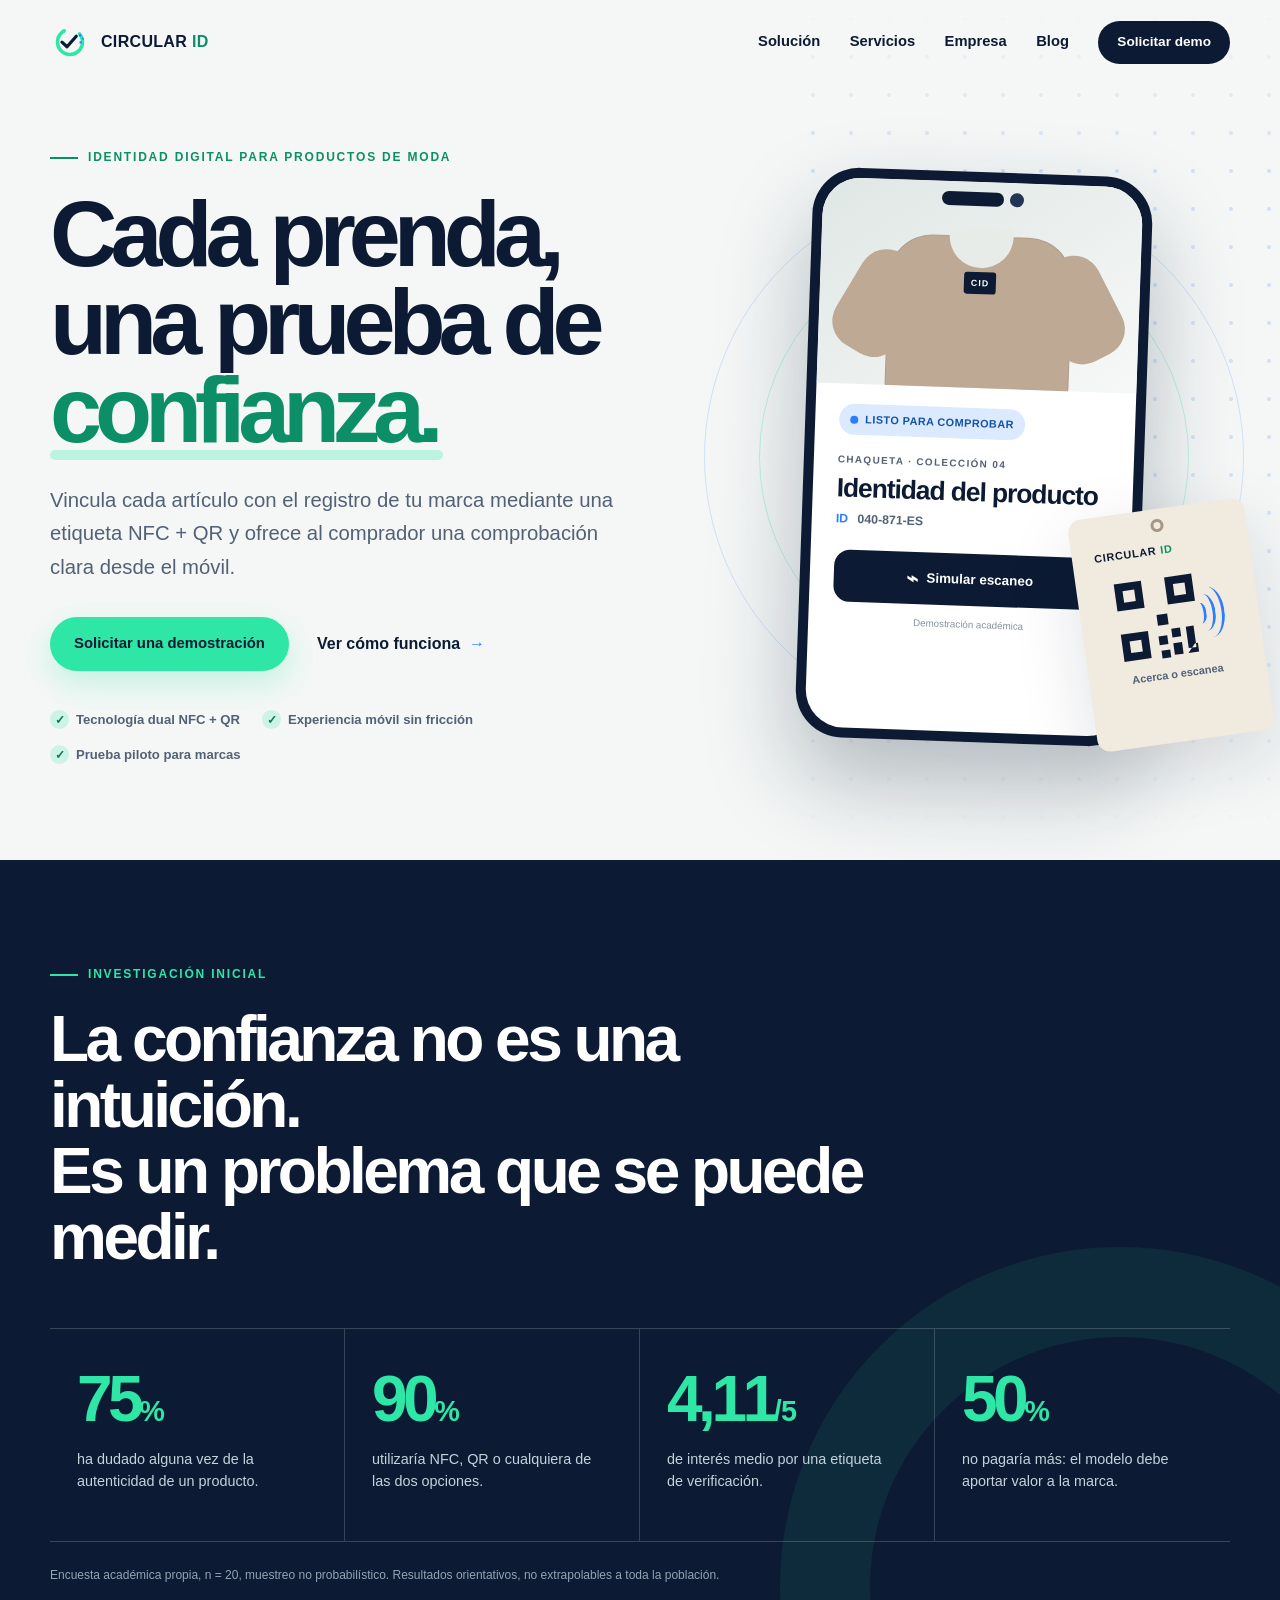
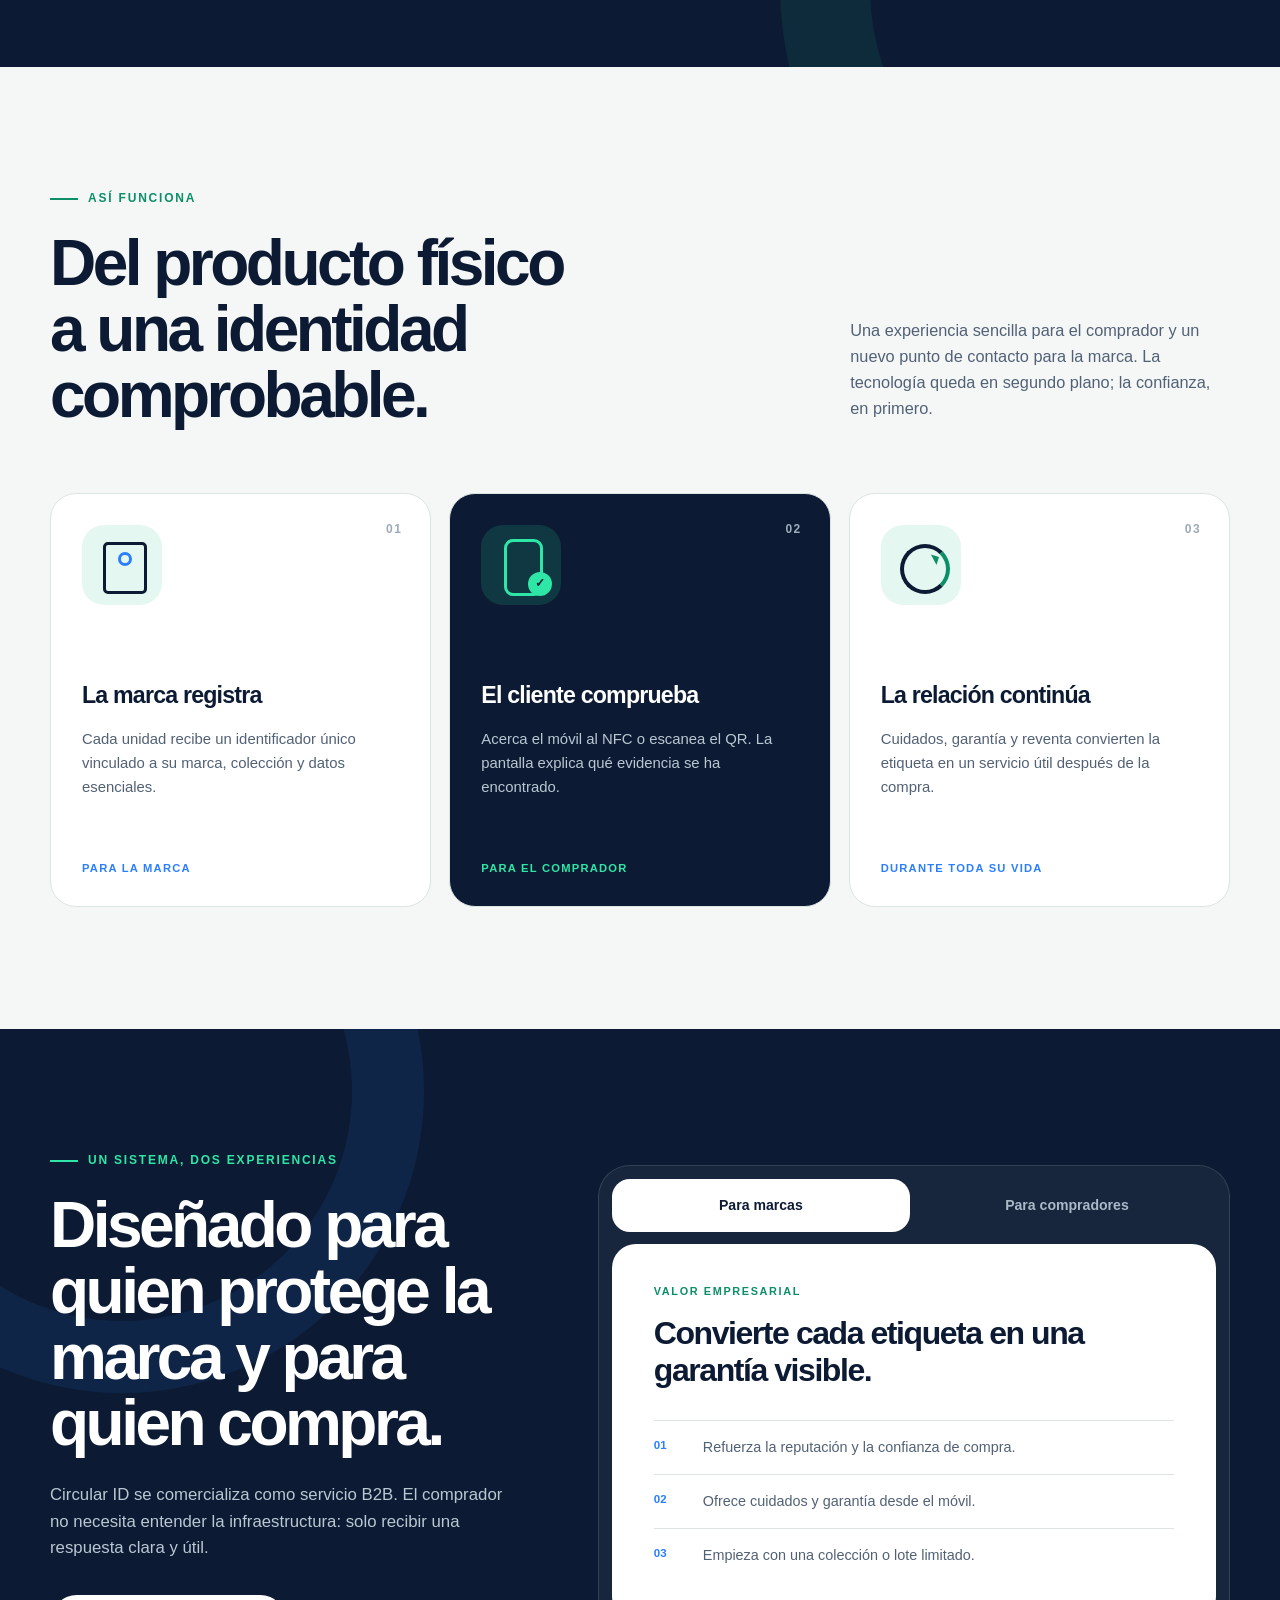
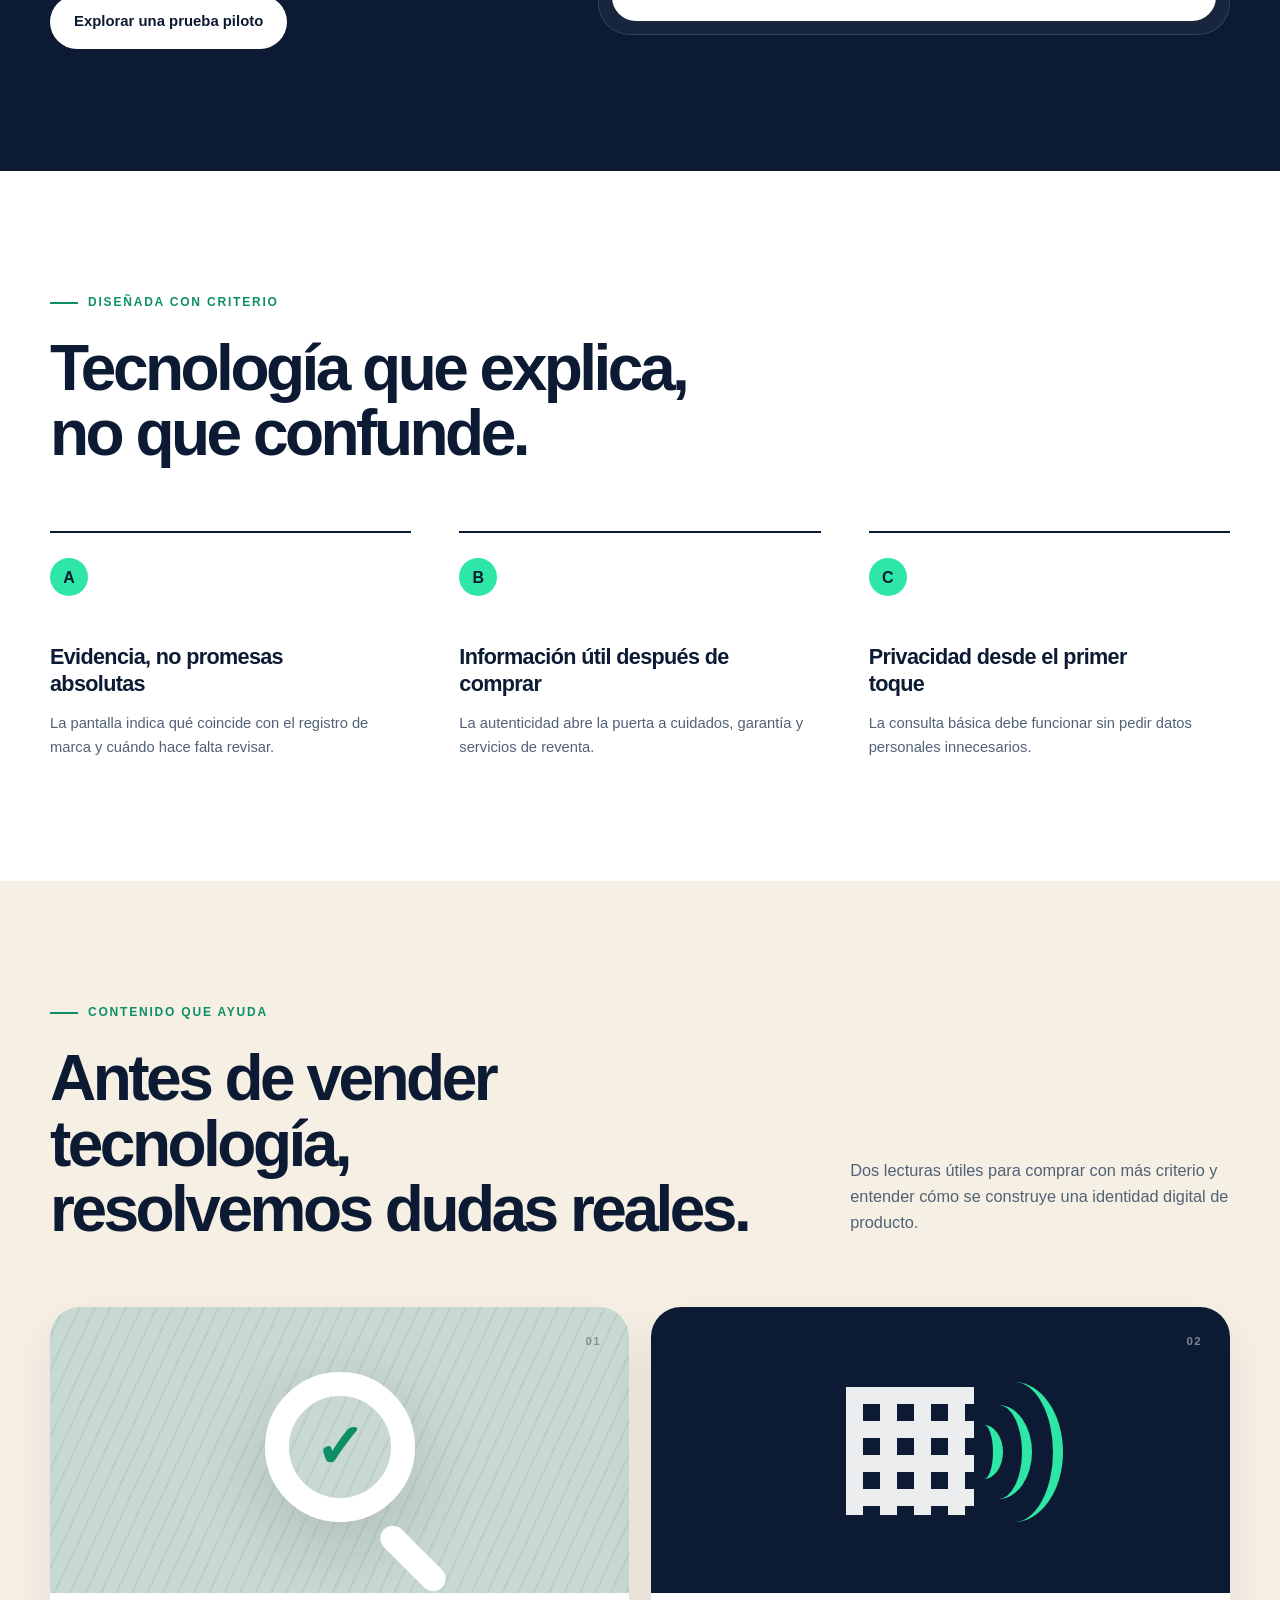
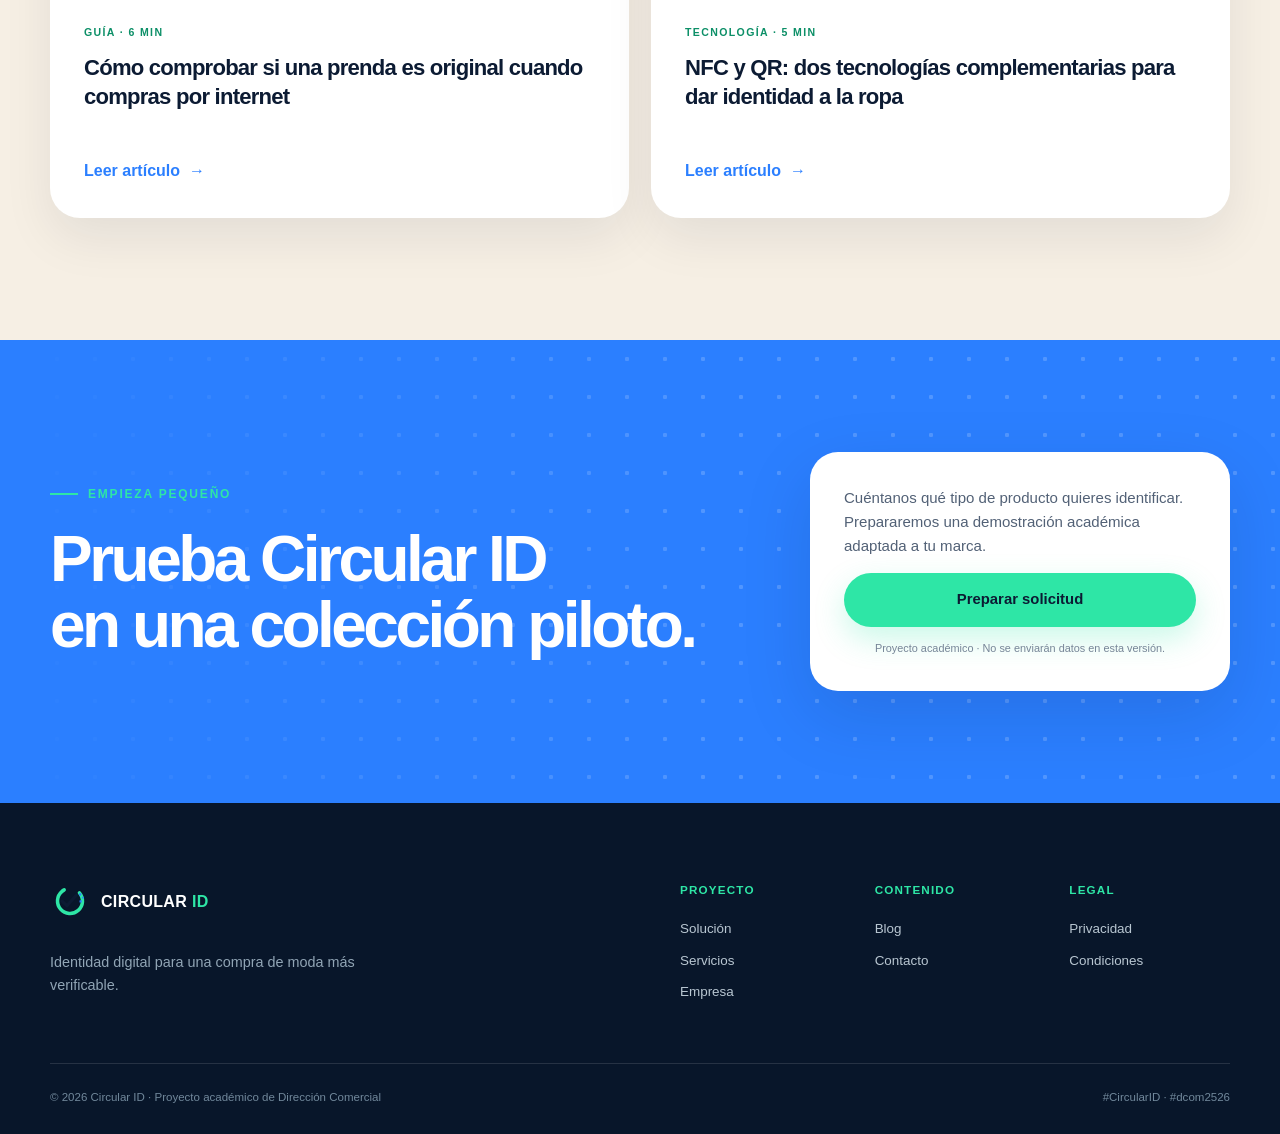
<file: web/index.html>
<!doctype html>
<html lang="es">
  <head>
    <meta charset="utf-8" />
    <meta name="viewport" content="width=device-width, initial-scale=1" />
    <meta
      name="description"
      content="Circular ID conecta cada prenda con el registro de su marca mediante una etiqueta NFC y QR. Una propuesta académica para verificar productos de moda."
    />
    <meta name="theme-color" content="#0c1b33" />
    <title>Circular ID | Cada prenda, una prueba de confianza</title>
    <script>document.documentElement.classList.add("has-js");</script>
    <link rel="icon" href="assets/simbolo-circular-id.svg" type="image/svg+xml" />
    <link rel="stylesheet" href="styles.css?v=2" />
    <script src="app.js" defer></script>
  </head>
  <body>
    <a class="skip-link" href="#contenido">Saltar al contenido</a>

    <header class="site-header" data-header>
      <div class="shell nav-shell">
        <a class="brand" href="index.html" aria-label="Circular ID, volver al inicio">
          <img src="assets/simbolo-circular-id.svg" alt="" width="42" height="42" />
          <span class="brand-name">CIRCULAR <strong>ID</strong></span>
        </a>

        <button class="nav-toggle" type="button" aria-expanded="false" aria-controls="main-nav">
          <span class="sr-only">Abrir menú</span>
          <span></span><span></span><span></span>
        </button>

        <nav class="main-nav" id="main-nav" aria-label="Navegación principal">
          <a href="solucion.html">Solución</a>
          <a href="servicios.html">Servicios</a>
          <a href="empresa.html">Empresa</a>
          <a href="blog.html">Blog</a>
          <a class="button button-small button-dark" href="contacto.html">Solicitar demo</a>
        </nav>
      </div>
    </header>

    <main id="contenido">
      <section class="hero" id="inicio">
        <div class="hero-grid"></div>
        <div class="shell hero-layout">
          <div class="hero-copy" data-reveal>
            <p class="eyebrow"><span></span> Identidad digital para productos de moda</p>
            <h1>Cada prenda,<br />una prueba de <em>confianza.</em></h1>
            <p class="hero-lead">
              Vincula cada artículo con el registro de tu marca mediante una etiqueta NFC + QR y ofrece al comprador una comprobación clara desde el móvil.
            </p>
            <div class="hero-actions">
              <a class="button button-primary" href="contacto.html">Solicitar una demostración</a>
              <a class="text-link" href="solucion.html">Ver cómo funciona <span aria-hidden="true">→</span></a>
            </div>
            <ul class="hero-points" aria-label="Ventajas principales">
              <li><span class="point-icon">✓</span> Tecnología dual NFC + QR</li>
              <li><span class="point-icon">✓</span> Experiencia móvil sin fricción</li>
              <li><span class="point-icon">✓</span> Prueba piloto para marcas</li>
            </ul>
          </div>

          <div class="hero-visual" data-reveal>
            <div class="orbit orbit-one"></div>
            <div class="orbit orbit-two"></div>

            <article class="phone" aria-label="Demostración de verificación de producto">
              <div class="phone-bar"><span></span><span></span></div>
              <div class="phone-screen">
                <div class="scan-state" data-scan-state="ready">
                  <div class="product-photo" aria-hidden="true">
                    <div class="shirt">
                      <span class="shirt-neck"></span>
                      <span class="shirt-label">CID</span>
                    </div>
                  </div>
                  <div class="status-pill"><i></i><span data-status-label>Listo para comprobar</span></div>
                  <p class="product-kicker">CHAQUETA · COLECCIÓN 04</p>
                  <h2>Identidad del producto</h2>
                  <div class="product-code"><span>ID</span> 040-871-ES</div>
                  <button class="scan-button" type="button" data-scan-button>
                    <span class="scan-icon" aria-hidden="true">⌁</span>
                    <span data-button-label>Simular escaneo</span>
                  </button>
                  <p class="demo-note">Demostración académica</p>
                </div>
              </div>
            </article>

            <div class="smart-tag" aria-hidden="true">
              <div class="tag-hole"></div>
              <div class="tag-brand">CIRCULAR <strong>ID</strong></div>
              <div class="tag-code">
                <svg viewBox="0 0 90 90" role="presentation">
                  <path d="M5 5h28v28H5zm8 8v12h12V13zm44-8h28v28H57zm8 8v12h12V13zM5 57h28v28H5zm8 8v12h12V65zm44-7h9v9h-9zm15 0h8v22h-8zm-15 15h9v12h-9zm14 12h11v-9H79zM44 42h11v11H44zm-1 22h9v9h-9zm1 15h9v8h-9z" />
                </svg>
                <div class="nfc-waves"><i></i><i></i><i></i></div>
              </div>
              <p>Acerca o escanea</p>
            </div>
          </div>
        </div>
      </section>

      <section class="evidence-strip" id="investigacion" aria-labelledby="evidence-title">
        <div class="shell">
          <div class="section-intro section-intro-light" data-reveal>
            <p class="eyebrow eyebrow-light"><span></span> Investigación inicial</p>
            <h2 id="evidence-title">La confianza no es una intuición.<br />Es un problema que se puede medir.</h2>
          </div>
          <div class="stat-grid">
            <article class="stat" data-reveal>
              <strong>75<span>%</span></strong>
              <p>ha dudado alguna vez de la autenticidad de un producto.</p>
            </article>
            <article class="stat" data-reveal>
              <strong>90<span>%</span></strong>
              <p>utilizaría NFC, QR o cualquiera de las dos opciones.</p>
            </article>
            <article class="stat" data-reveal>
              <strong>4,11<span>/5</span></strong>
              <p>de interés medio por una etiqueta de verificación.</p>
            </article>
            <article class="stat" data-reveal>
              <strong>50<span>%</span></strong>
              <p>no pagaría más: el modelo debe aportar valor a la marca.</p>
            </article>
          </div>
          <p class="research-note">
            Encuesta académica propia, n = 20, muestreo no probabilístico. Resultados orientativos, no extrapolables a toda la población.
          </p>
        </div>
      </section>

      <section class="section solution" id="solucion">
        <div class="shell">
          <div class="section-heading" data-reveal>
            <div>
              <p class="eyebrow"><span></span> Así funciona</p>
              <h2>Del producto físico<br />a una identidad comprobable.</h2>
            </div>
            <p>
              Una experiencia sencilla para el comprador y un nuevo punto de contacto para la marca. La tecnología queda en segundo plano; la confianza, en primero.
            </p>
          </div>

          <div class="steps">
            <article class="step-card" data-reveal>
              <div class="step-number">01</div>
              <div class="step-icon icon-label" aria-hidden="true"><i></i></div>
              <h3>La marca registra</h3>
              <p>Cada unidad recibe un identificador único vinculado a su marca, colección y datos esenciales.</p>
              <span class="step-audience">Para la marca</span>
            </article>
            <article class="step-card step-card-featured" data-reveal>
              <div class="step-number">02</div>
              <div class="step-icon icon-phone" aria-hidden="true"><i></i></div>
              <h3>El cliente comprueba</h3>
              <p>Acerca el móvil al NFC o escanea el QR. La pantalla explica qué evidencia se ha encontrado.</p>
              <span class="step-audience">Para el comprador</span>
            </article>
            <article class="step-card" data-reveal>
              <div class="step-number">03</div>
              <div class="step-icon icon-loop" aria-hidden="true"><i></i></div>
              <h3>La relación continúa</h3>
              <p>Cuidados, garantía y reventa convierten la etiqueta en un servicio útil después de la compra.</p>
              <span class="step-audience">Durante toda su vida</span>
            </article>
          </div>
        </div>
      </section>

      <section class="section audiences" id="clientes">
        <div class="shell audience-layout">
          <div class="audience-copy" data-reveal>
            <p class="eyebrow eyebrow-light"><span></span> Un sistema, dos experiencias</p>
            <h2>Diseñado para quien protege la marca y para quien compra.</h2>
            <p>
              Circular ID se comercializa como servicio B2B. El comprador no necesita entender la infraestructura: solo recibir una respuesta clara y útil.
            </p>
            <a class="button button-light" href="servicios.html">Explorar una prueba piloto</a>
          </div>

          <div class="audience-tabs" data-tabs data-reveal>
            <div class="tab-list" role="tablist" aria-label="Públicos de Circular ID">
              <button id="tab-brand" role="tab" aria-selected="true" aria-controls="panel-brand">Para marcas</button>
              <button id="tab-buyer" role="tab" aria-selected="false" aria-controls="panel-buyer">Para compradores</button>
            </div>
            <div class="tab-panel" id="panel-brand" role="tabpanel" aria-labelledby="tab-brand">
              <p class="panel-label">VALOR EMPRESARIAL</p>
              <h3>Convierte cada etiqueta en una garantía visible.</h3>
              <ul>
                <li><span>01</span> Refuerza la reputación y la confianza de compra.</li>
                <li><span>02</span> Ofrece cuidados y garantía desde el móvil.</li>
                <li><span>03</span> Empieza con una colección o lote limitado.</li>
              </ul>
            </div>
            <div class="tab-panel" id="panel-buyer" role="tabpanel" aria-labelledby="tab-buyer" hidden>
              <p class="panel-label">EXPERIENCIA DEL USUARIO</p>
              <h3>Comprueba antes de confiar.</h3>
              <ul>
                <li><span>01</span> Accede sin instalar una aplicación.</li>
                <li><span>02</span> Entiende qué registro se ha comprobado.</li>
                <li><span>03</span> Conserva cuidados y datos útiles del producto.</li>
              </ul>
            </div>
          </div>
        </div>
      </section>

      <section class="section principles">
        <div class="shell">
          <div class="section-heading compact" data-reveal>
            <div>
              <p class="eyebrow"><span></span> Diseñada con criterio</p>
              <h2>Tecnología que explica,<br />no que confunde.</h2>
            </div>
          </div>
          <div class="principle-grid">
            <article data-reveal>
              <div class="principle-mark">A</div>
              <h3>Evidencia, no promesas absolutas</h3>
              <p>La pantalla indica qué coincide con el registro de marca y cuándo hace falta revisar.</p>
            </article>
            <article data-reveal>
              <div class="principle-mark">B</div>
              <h3>Información útil después de comprar</h3>
              <p>La autenticidad abre la puerta a cuidados, garantía y servicios de reventa.</p>
            </article>
            <article data-reveal>
              <div class="principle-mark">C</div>
              <h3>Privacidad desde el primer toque</h3>
              <p>La consulta básica debe funcionar sin pedir datos personales innecesarios.</p>
            </article>
          </div>
        </div>
      </section>

      <section class="section blog-preview" id="blog">
        <div class="shell">
          <div class="section-heading" data-reveal>
            <div>
              <p class="eyebrow"><span></span> Contenido que ayuda</p>
              <h2>Antes de vender tecnología,<br />resolvemos dudas reales.</h2>
            </div>
            <p>Dos lecturas útiles para comprar con más criterio y entender cómo se construye una identidad digital de producto.</p>
          </div>

          <div class="article-grid">
            <article class="article-card article-card-one" data-reveal>
              <div class="article-art" aria-hidden="true">
                <div class="magnifier"></div>
                <div class="fabric-lines"></div>
                <span>01</span>
              </div>
              <div class="article-body">
                <p class="article-meta">GUÍA · 6 MIN</p>
                <h3>Cómo comprobar si una prenda es original cuando compras por internet</h3>
                <a class="article-link" href="blog/como-comprobar-prenda-original.html">Leer artículo <span>→</span></a>
              </div>
            </article>
            <article class="article-card article-card-two" data-reveal>
              <div class="article-art" aria-hidden="true">
                <div class="nfc-rings"><i></i><i></i><i></i></div>
                <div class="mini-qr"></div>
                <span>02</span>
              </div>
              <div class="article-body">
                <p class="article-meta">TECNOLOGÍA · 5 MIN</p>
                <h3>NFC y QR: dos tecnologías complementarias para dar identidad a la ropa</h3>
                <a class="article-link" href="blog/nfc-qr-identidad-digital-ropa.html">Leer artículo <span>→</span></a>
              </div>
            </article>
          </div>
        </div>
      </section>

      <section class="cta-section" id="demo">
        <div class="cta-pattern"></div>
        <div class="shell cta-layout">
          <div data-reveal>
            <p class="eyebrow eyebrow-light"><span></span> Empieza pequeño</p>
            <h2>Prueba Circular ID<br />en una colección piloto.</h2>
          </div>
          <div class="cta-card" data-reveal>
            <p>Cuéntanos qué tipo de producto quieres identificar. Prepararemos una demostración académica adaptada a tu marca.</p>
            <a class="button button-primary button-full" href="contacto.html">Preparar solicitud</a>
            <small>Proyecto académico · No se enviarán datos en esta versión.</small>
          </div>
        </div>
      </section>
    </main>

    <footer class="site-footer">
      <div class="shell footer-top">
        <div>
          <a class="brand brand-footer" href="index.html">
            <img src="assets/simbolo-circular-id.svg" alt="" width="42" height="42" />
            <span class="brand-name">CIRCULAR <strong>ID</strong></span>
          </a>
          <p>Identidad digital para una compra de moda más verificable.</p>
        </div>
        <div class="footer-nav">
          <div><strong>Proyecto</strong><a href="solucion.html">Solución</a><a href="servicios.html">Servicios</a><a href="empresa.html">Empresa</a></div>
          <div><strong>Contenido</strong><a href="blog.html">Blog</a><a href="contacto.html">Contacto</a></div>
          <div><strong>Legal</strong><a href="privacidad.html">Privacidad</a><a href="condiciones.html">Condiciones</a></div>
        </div>
      </div>
      <div class="shell footer-bottom">
        <span>© 2026 Circular ID · Proyecto académico de Dirección Comercial</span>
        <span>#CircularID · #dcom2526</span>
      </div>
    </footer>

    <div class="toast" role="status" aria-live="polite" data-toast></div>
  </body>
</html>
</file>
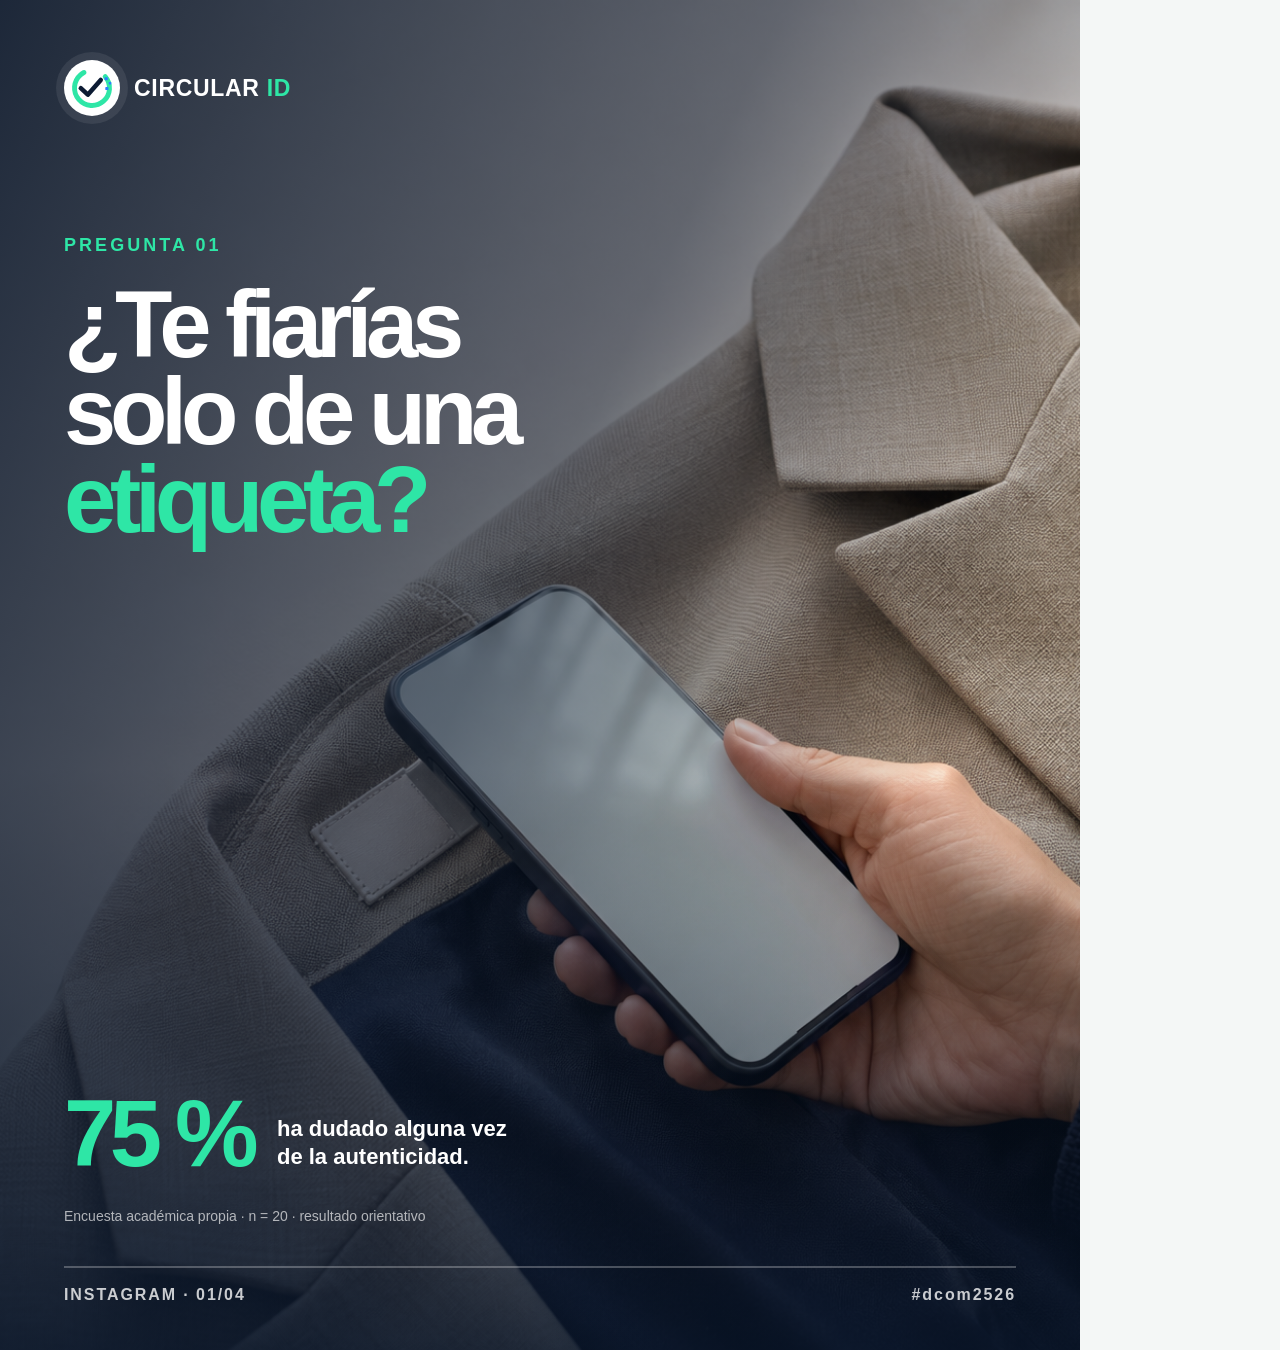
<file: social/render.html>
<!doctype html>
<html lang="es">
  <head>
    <meta charset="utf-8" />
    <meta name="viewport" content="width=device-width, initial-scale=1" />
    <title>Render social · Circular ID</title>
    <link rel="stylesheet" href="social.css?v=1" />
    <script src="render.js?v=1" defer></script>
  </head>
  <body class="render-body">
    <main id="artboard" aria-label="Creatividad social de Circular ID"></main>
  </body>
</html>
</file>
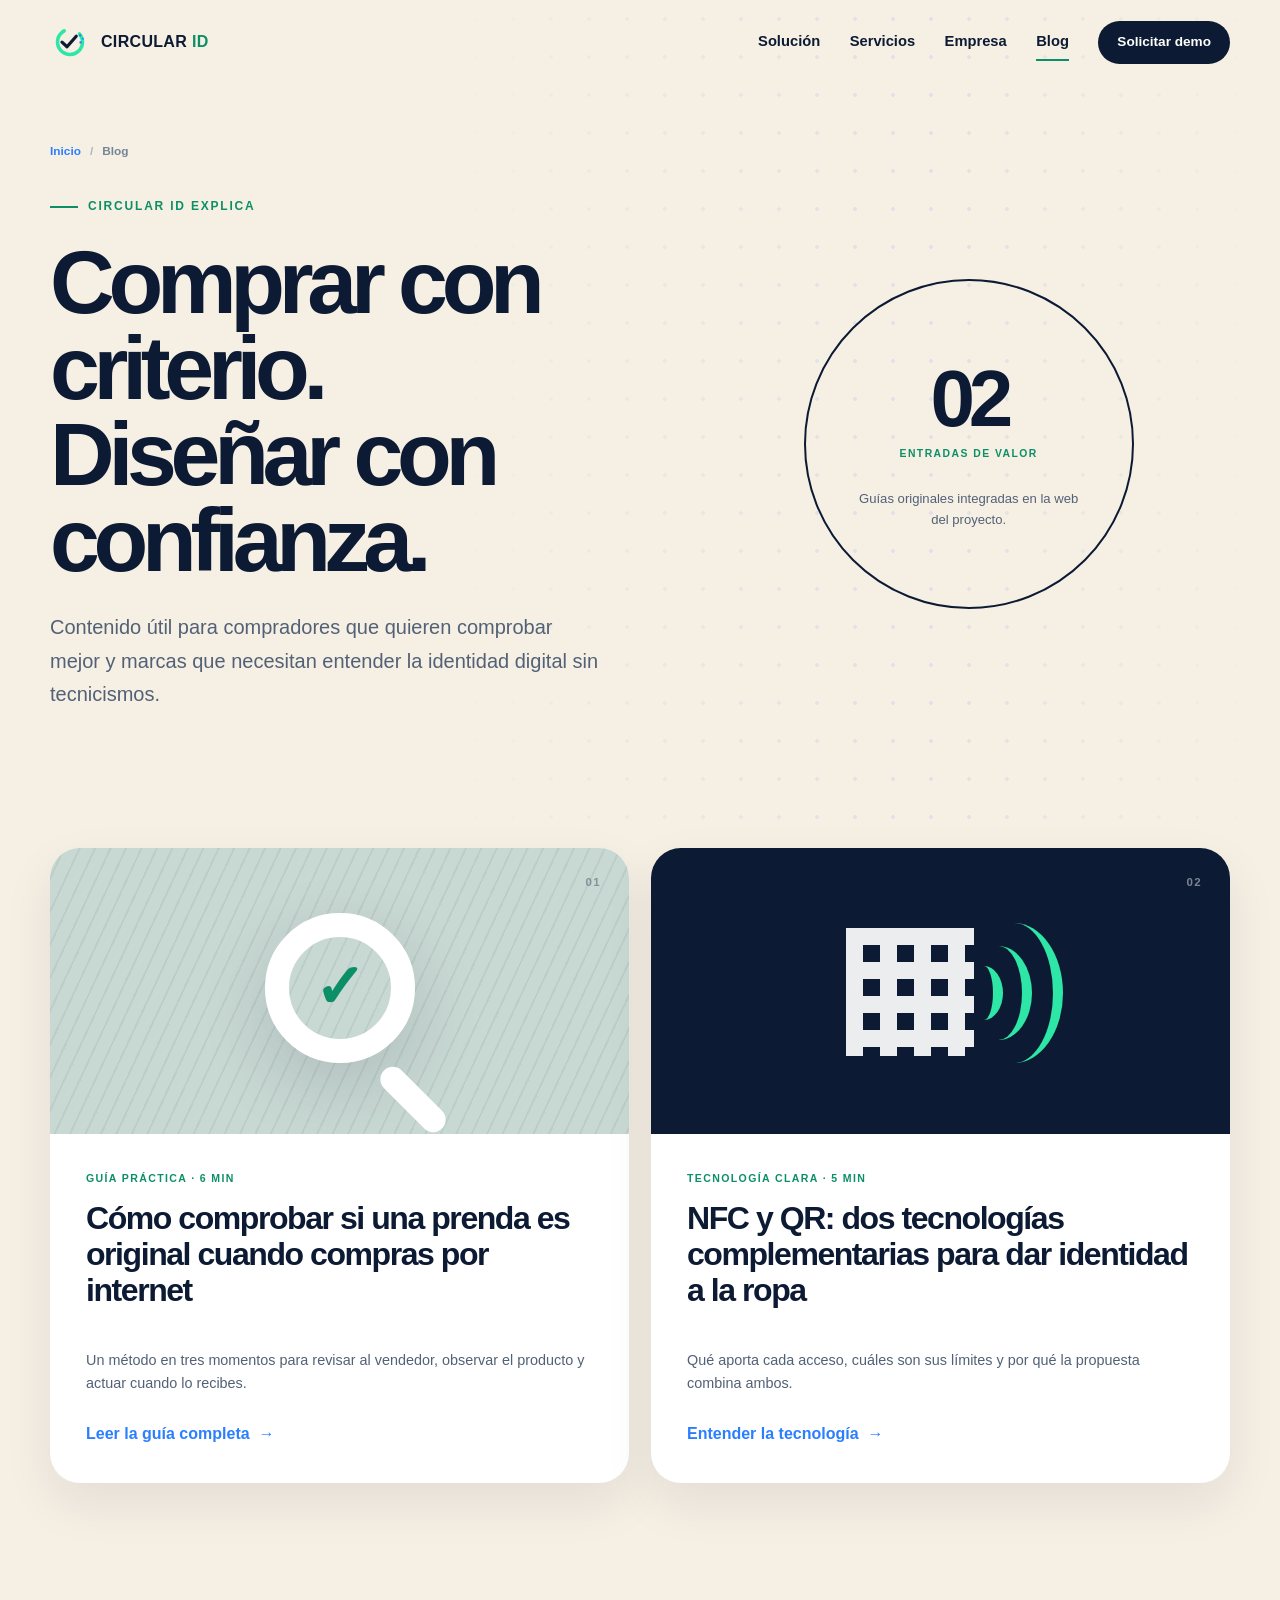
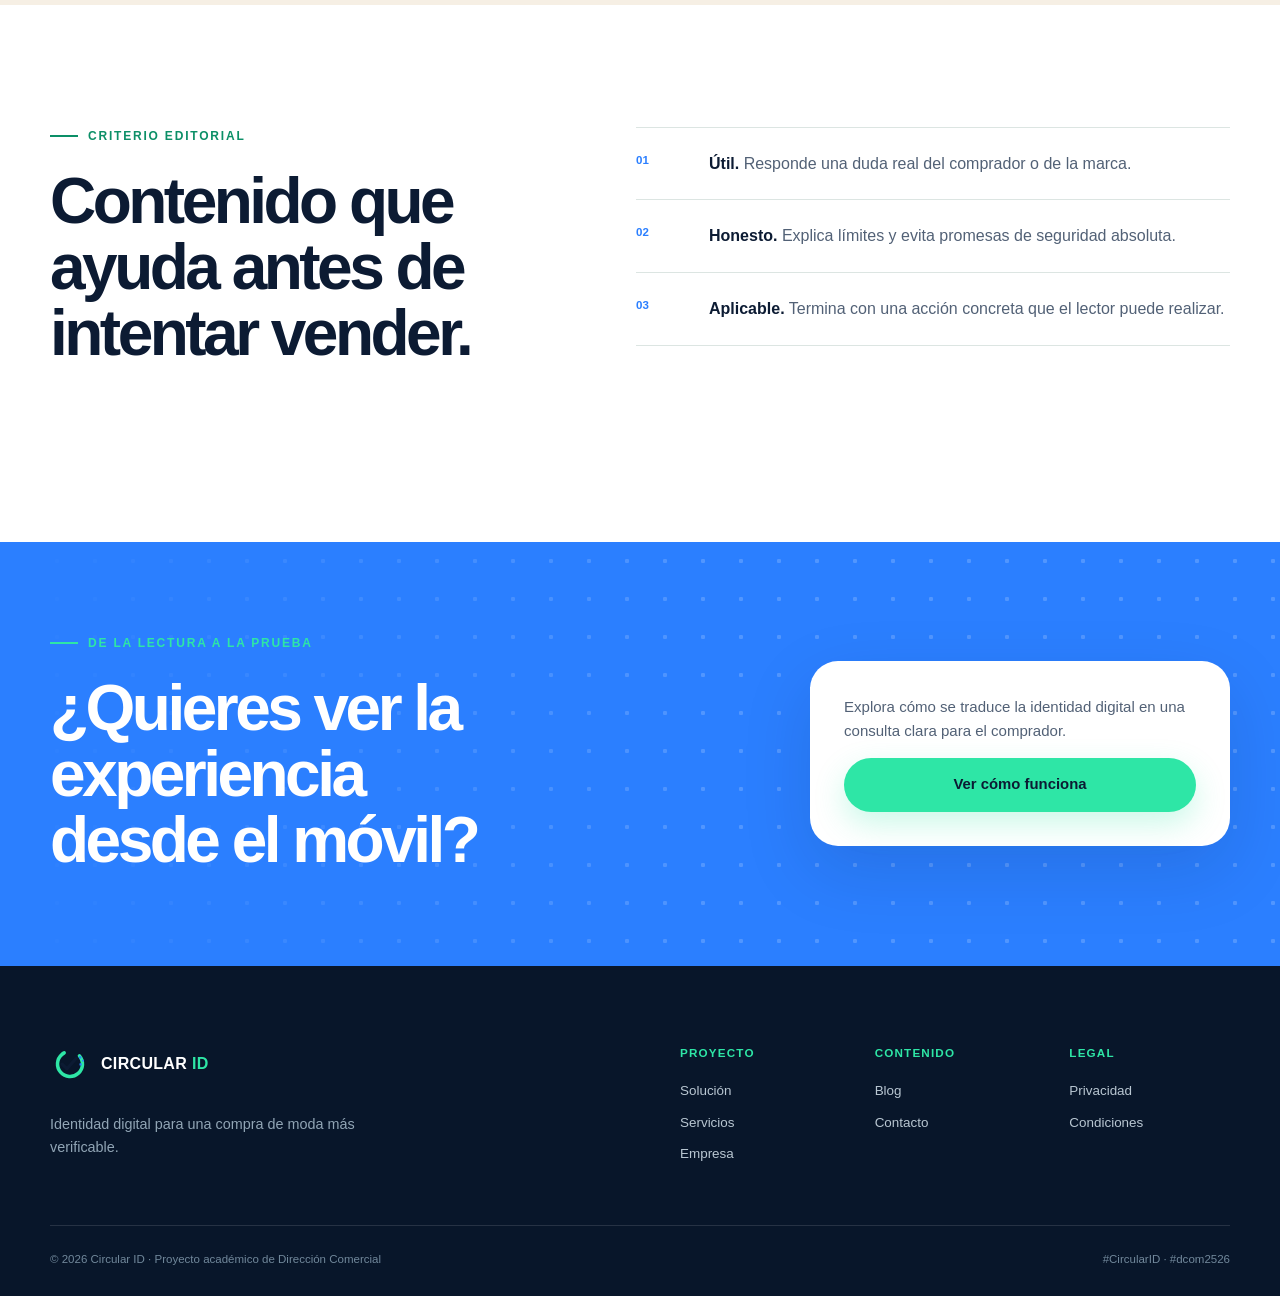
<file: web/blog.html>
<!doctype html>
<html lang="es">
  <head>
    <meta charset="utf-8" />
    <meta name="viewport" content="width=device-width, initial-scale=1" />
    <meta name="description" content="Guías de Circular ID sobre autenticidad, NFC, QR e identidad digital aplicada a la moda." />
    <meta name="theme-color" content="#0c1b33" />
    <title>Blog | Circular ID</title>
    <script>document.documentElement.classList.add("has-js");</script>
    <link rel="icon" href="assets/simbolo-circular-id.svg" type="image/svg+xml" />
    <link rel="stylesheet" href="styles.css?v=2" />
    <script src="app.js" defer></script>
  </head>
  <body>
    <a class="skip-link" href="#contenido">Saltar al contenido</a>
    <header class="site-header" data-header><div class="shell nav-shell"><a class="brand" href="index.html" aria-label="Circular ID, volver al inicio"><img src="assets/simbolo-circular-id.svg" alt="" width="42" height="42" /><span class="brand-name">CIRCULAR <strong>ID</strong></span></a><button class="nav-toggle" type="button" aria-expanded="false" aria-controls="main-nav"><span class="sr-only">Abrir menú</span><span></span><span></span><span></span></button><nav class="main-nav" id="main-nav" aria-label="Navegación principal"><a href="solucion.html">Solución</a><a href="servicios.html">Servicios</a><a href="empresa.html">Empresa</a><a href="blog.html" aria-current="page">Blog</a><a class="button button-small button-dark" href="contacto.html">Solicitar demo</a></nav></div></header>
    <main id="contenido">
      <section class="page-hero blog-hero"><div class="page-grid"></div><div class="shell page-hero-grid"><div data-reveal><p class="breadcrumbs"><a href="index.html">Inicio</a><span>/</span>Blog</p><p class="eyebrow"><span></span> Circular ID explica</p><h1>Comprar con criterio.<br />Diseñar con confianza.</h1><p class="page-lead">Contenido útil para compradores que quieren comprobar mejor y marcas que necesitan entender la identidad digital sin tecnicismos.</p></div><div class="editorial-stamp" data-reveal><div><span>02</span><small>ENTRADAS DE VALOR</small></div><p>Guías originales integradas en la web del proyecto.</p></div></div></section>

      <section class="section blog-index"><div class="shell"><div class="blog-index-grid">
        <article class="article-card article-card-one featured-post" data-reveal><div class="article-art" aria-hidden="true"><div class="magnifier"></div><div class="fabric-lines"></div><span>01</span></div><div class="article-body"><p class="article-meta">GUÍA PRÁCTICA · 6 MIN</p><h2>Cómo comprobar si una prenda es original cuando compras por internet</h2><p>Un método en tres momentos para revisar al vendedor, observar el producto y actuar cuando lo recibes.</p><a class="article-link" href="blog/como-comprobar-prenda-original.html">Leer la guía completa <span>→</span></a></div></article>
        <article class="article-card article-card-two featured-post" data-reveal><div class="article-art" aria-hidden="true"><div class="nfc-rings"><i></i><i></i><i></i></div><div class="mini-qr"></div><span>02</span></div><div class="article-body"><p class="article-meta">TECNOLOGÍA CLARA · 5 MIN</p><h2>NFC y QR: dos tecnologías complementarias para dar identidad a la ropa</h2><p>Qué aporta cada acceso, cuáles son sus límites y por qué la propuesta combina ambos.</p><a class="article-link" href="blog/nfc-qr-identidad-digital-ropa.html">Entender la tecnología <span>→</span></a></div></article>
      </div></div></section>

      <section class="section editorial-section"><div class="shell editorial-layout"><div data-reveal><p class="eyebrow"><span></span> Criterio editorial</p><h2>Contenido que ayuda antes de intentar vender.</h2></div><div class="editorial-rules" data-reveal><div><span>01</span><p><strong>Útil.</strong> Responde una duda real del comprador o de la marca.</p></div><div><span>02</span><p><strong>Honesto.</strong> Explica límites y evita promesas de seguridad absoluta.</p></div><div><span>03</span><p><strong>Aplicable.</strong> Termina con una acción concreta que el lector puede realizar.</p></div></div></div></section>

      <section class="cta-section cta-compact"><div class="cta-pattern"></div><div class="shell cta-layout"><div data-reveal><p class="eyebrow eyebrow-light"><span></span> De la lectura a la prueba</p><h2>¿Quieres ver la experiencia<br />desde el móvil?</h2></div><div class="cta-card" data-reveal><p>Explora cómo se traduce la identidad digital en una consulta clara para el comprador.</p><a class="button button-primary button-full" href="solucion.html">Ver cómo funciona</a></div></div></section>
    </main>
    <footer class="site-footer"><div class="shell footer-top"><div><a class="brand brand-footer" href="index.html"><img src="assets/simbolo-circular-id.svg" alt="" width="42" height="42" /><span class="brand-name">CIRCULAR <strong>ID</strong></span></a><p>Identidad digital para una compra de moda más verificable.</p></div><div class="footer-nav"><div><strong>Proyecto</strong><a href="solucion.html">Solución</a><a href="servicios.html">Servicios</a><a href="empresa.html">Empresa</a></div><div><strong>Contenido</strong><a href="blog.html">Blog</a><a href="contacto.html">Contacto</a></div><div><strong>Legal</strong><a href="privacidad.html">Privacidad</a><a href="condiciones.html">Condiciones</a></div></div></div><div class="shell footer-bottom"><span>© 2026 Circular ID · Proyecto académico de Dirección Comercial</span><span>#CircularID · #dcom2526</span></div></footer><div class="toast" role="status" aria-live="polite" data-toast></div>
  </body>
</html>
</file>
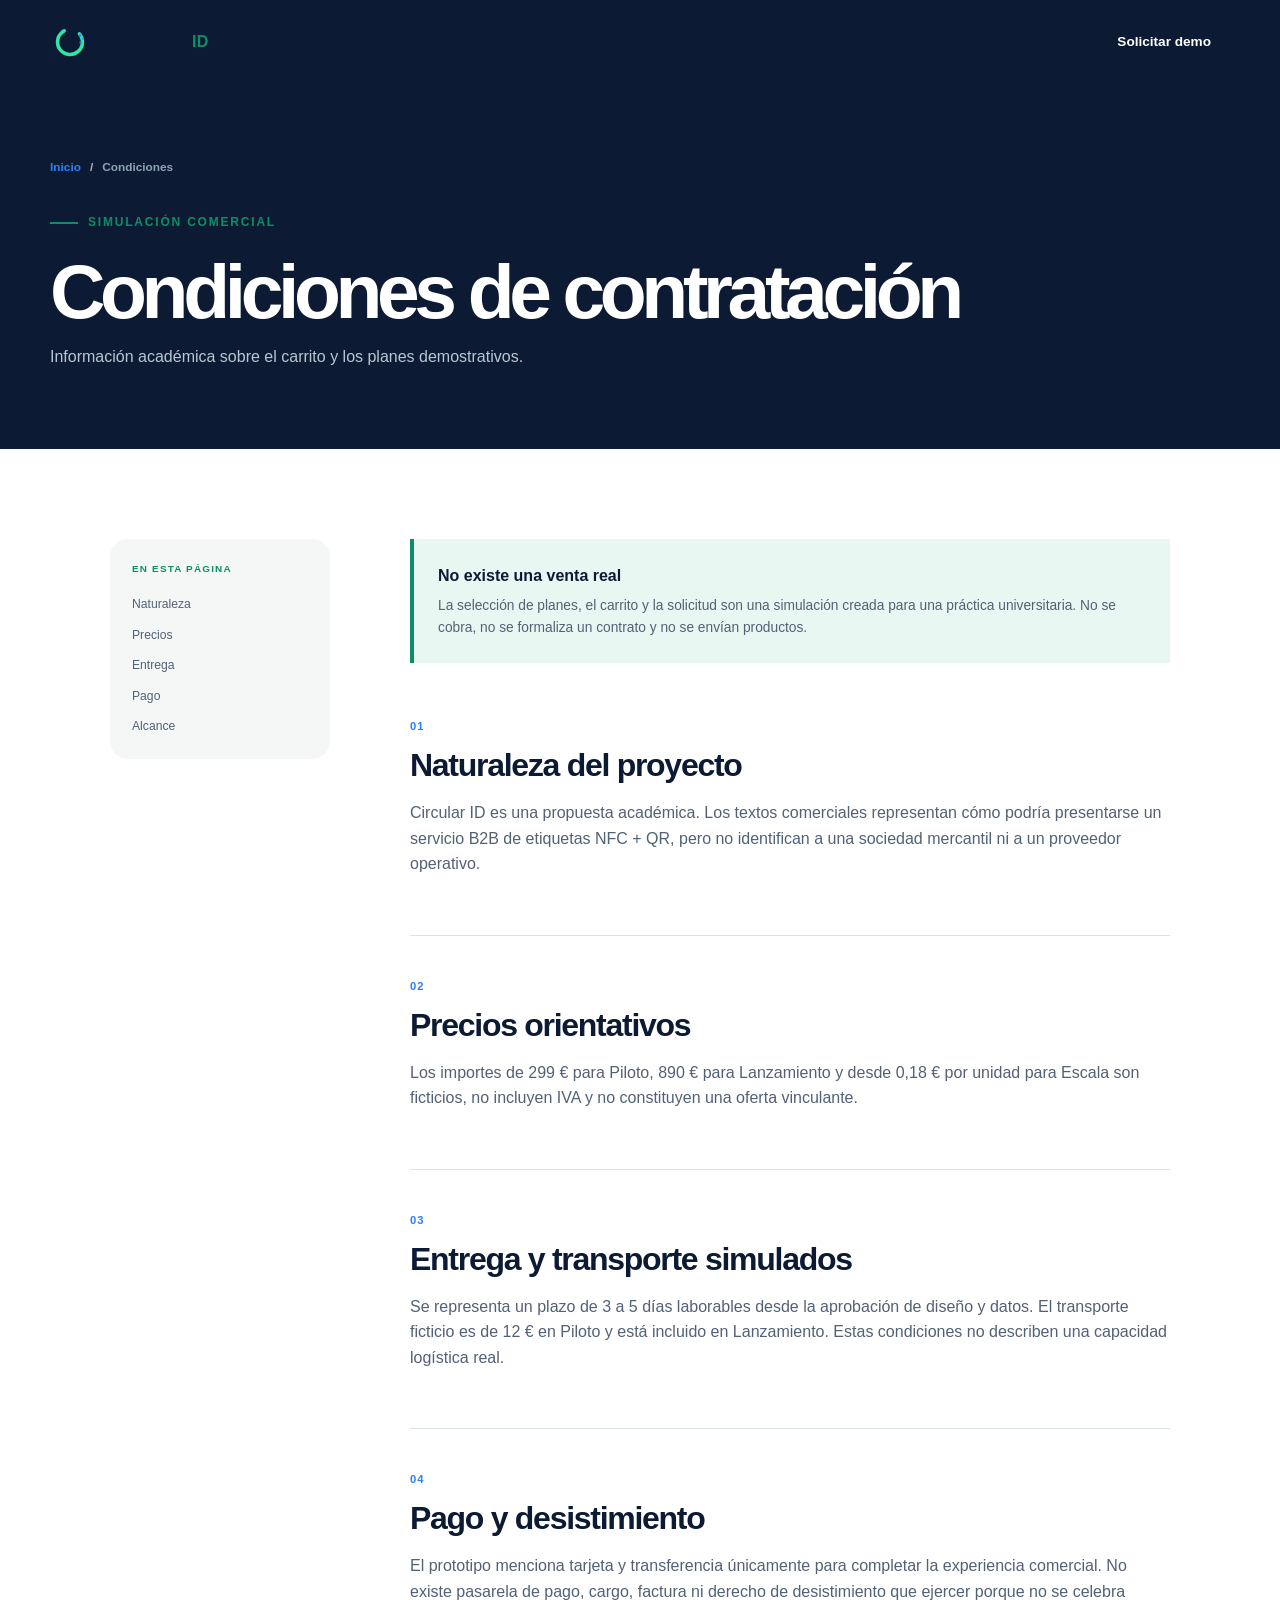
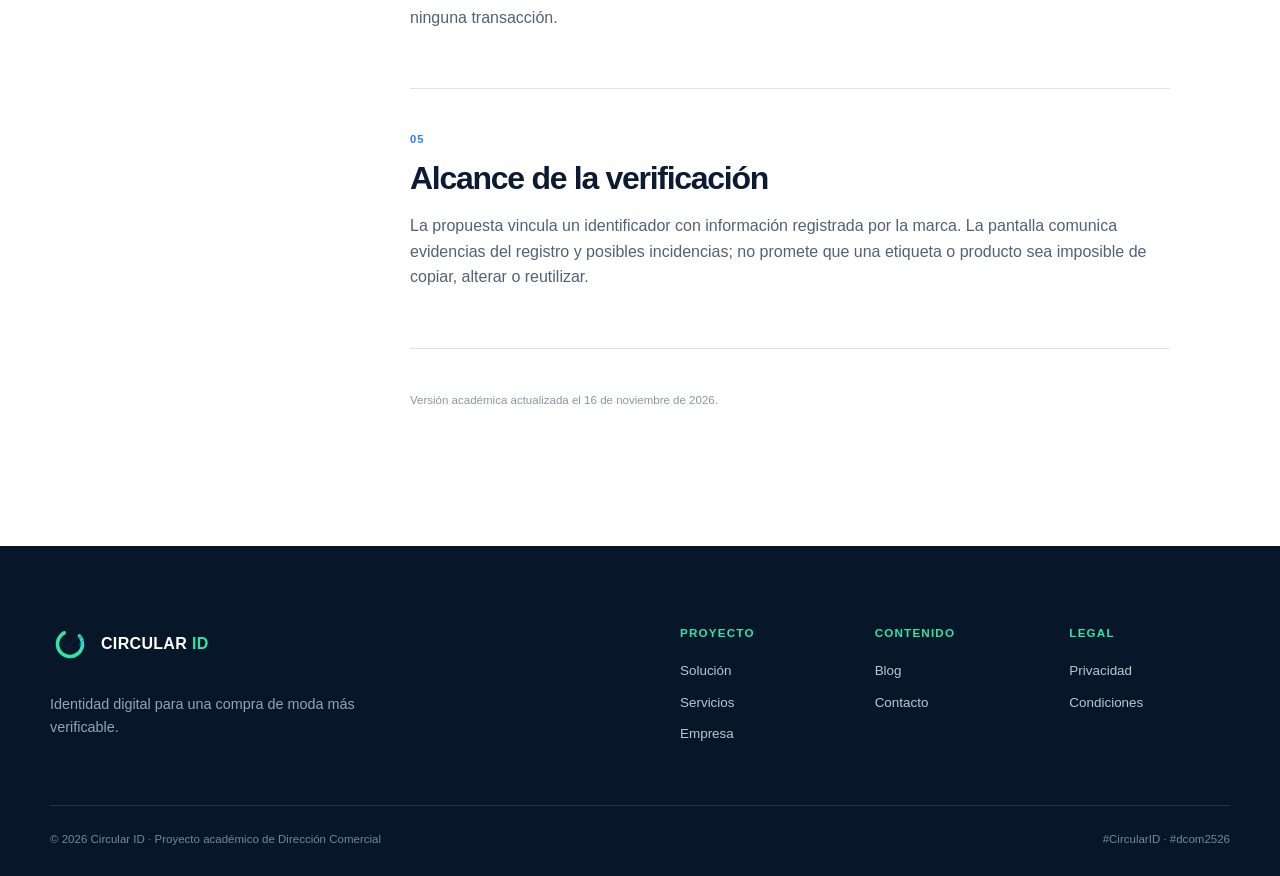
<file: web/condiciones.html>
<!doctype html>
<html lang="es">
  <head>
    <meta charset="utf-8" />
    <meta name="viewport" content="width=device-width, initial-scale=1" />
    <meta name="description" content="Condiciones de la simulación comercial del proyecto académico Circular ID." />
    <meta name="theme-color" content="#0c1b33" />
    <title>Condiciones | Circular ID</title>
    <script>document.documentElement.classList.add("has-js");</script>
    <link rel="icon" href="assets/simbolo-circular-id.svg" type="image/svg+xml" />
    <link rel="stylesheet" href="styles.css?v=2" />
    <script src="app.js" defer></script>
  </head>
  <body>
    <a class="skip-link" href="#contenido">Saltar al contenido</a>
    <header class="site-header" data-header><div class="shell nav-shell"><a class="brand" href="index.html" aria-label="Circular ID, volver al inicio"><img src="assets/simbolo-circular-id.svg" alt="" width="42" height="42" /><span class="brand-name">CIRCULAR <strong>ID</strong></span></a><button class="nav-toggle" type="button" aria-expanded="false" aria-controls="main-nav"><span class="sr-only">Abrir menú</span><span></span><span></span><span></span></button><nav class="main-nav" id="main-nav" aria-label="Navegación principal"><a href="solucion.html">Solución</a><a href="servicios.html">Servicios</a><a href="empresa.html">Empresa</a><a href="blog.html">Blog</a><a class="button button-small button-dark" href="contacto.html">Solicitar demo</a></nav></div></header>
    <main id="contenido"><section class="legal-hero"><div class="shell"><p class="breadcrumbs"><a href="index.html">Inicio</a><span>/</span>Condiciones</p><p class="eyebrow"><span></span> Simulación comercial</p><h1>Condiciones de contratación</h1><p>Información académica sobre el carrito y los planes demostrativos.</p></div></section><section class="legal-section"><div class="shell legal-layout"><aside class="legal-index"><strong>EN ESTA PÁGINA</strong><a href="#naturaleza">Naturaleza</a><a href="#precios">Precios</a><a href="#entrega">Entrega</a><a href="#pago">Pago</a><a href="#alcance-servicio">Alcance</a></aside><article class="legal-content">
      <div class="legal-alert"><strong>No existe una venta real</strong><p>La selección de planes, el carrito y la solicitud son una simulación creada para una práctica universitaria. No se cobra, no se formaliza un contrato y no se envían productos.</p></div>
      <section id="naturaleza"><span>01</span><h2>Naturaleza del proyecto</h2><p>Circular ID es una propuesta académica. Los textos comerciales representan cómo podría presentarse un servicio B2B de etiquetas NFC + QR, pero no identifican a una sociedad mercantil ni a un proveedor operativo.</p></section>
      <section id="precios"><span>02</span><h2>Precios orientativos</h2><p>Los importes de 299 € para Piloto, 890 € para Lanzamiento y desde 0,18 € por unidad para Escala son ficticios, no incluyen IVA y no constituyen una oferta vinculante.</p></section>
      <section id="entrega"><span>03</span><h2>Entrega y transporte simulados</h2><p>Se representa un plazo de 3 a 5 días laborables desde la aprobación de diseño y datos. El transporte ficticio es de 12 € en Piloto y está incluido en Lanzamiento. Estas condiciones no describen una capacidad logística real.</p></section>
      <section id="pago"><span>04</span><h2>Pago y desistimiento</h2><p>El prototipo menciona tarjeta y transferencia únicamente para completar la experiencia comercial. No existe pasarela de pago, cargo, factura ni derecho de desistimiento que ejercer porque no se celebra ninguna transacción.</p></section>
      <section id="alcance-servicio"><span>05</span><h2>Alcance de la verificación</h2><p>La propuesta vincula un identificador con información registrada por la marca. La pantalla comunica evidencias del registro y posibles incidencias; no promete que una etiqueta o producto sea imposible de copiar, alterar o reutilizar.</p></section>
      <p class="legal-updated">Versión académica actualizada el 16 de noviembre de 2026.</p>
    </article></div></section></main>
    <footer class="site-footer"><div class="shell footer-top"><div><a class="brand brand-footer" href="index.html"><img src="assets/simbolo-circular-id.svg" alt="" width="42" height="42" /><span class="brand-name">CIRCULAR <strong>ID</strong></span></a><p>Identidad digital para una compra de moda más verificable.</p></div><div class="footer-nav"><div><strong>Proyecto</strong><a href="solucion.html">Solución</a><a href="servicios.html">Servicios</a><a href="empresa.html">Empresa</a></div><div><strong>Contenido</strong><a href="blog.html">Blog</a><a href="contacto.html">Contacto</a></div><div><strong>Legal</strong><a href="privacidad.html">Privacidad</a><a href="condiciones.html">Condiciones</a></div></div></div><div class="shell footer-bottom"><span>© 2026 Circular ID · Proyecto académico de Dirección Comercial</span><span>#CircularID · #dcom2526</span></div></footer><div class="toast" role="status" aria-live="polite" data-toast></div>
  </body>
</html>
</file>
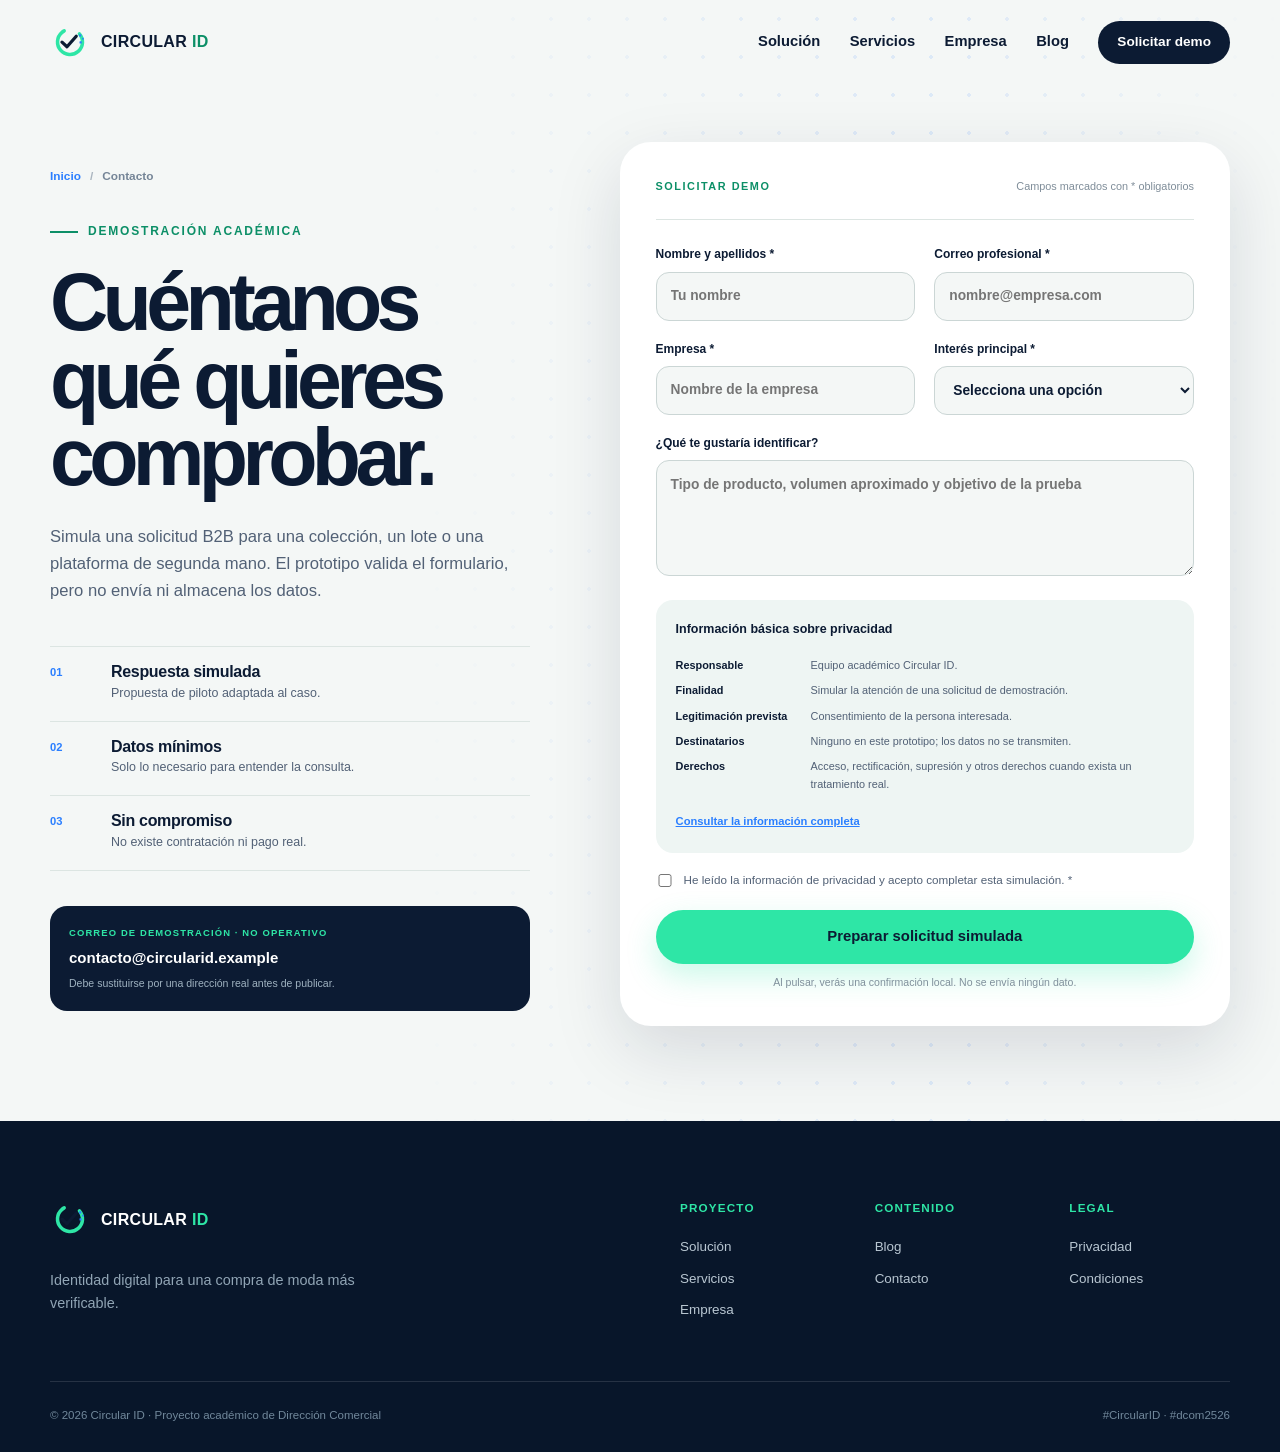
<file: web/contacto.html>
<!doctype html>
<html lang="es">
  <head>
    <meta charset="utf-8" />
    <meta name="viewport" content="width=device-width, initial-scale=1" />
    <meta name="description" content="Formulario académico para solicitar una demostración simulada de Circular ID." />
    <meta name="theme-color" content="#0c1b33" />
    <title>Contacto | Circular ID</title>
    <script>document.documentElement.classList.add("has-js");</script>
    <link rel="icon" href="assets/simbolo-circular-id.svg" type="image/svg+xml" />
    <link rel="stylesheet" href="styles.css?v=2" />
    <script src="app.js" defer></script>
  </head>
  <body>
    <a class="skip-link" href="#contenido">Saltar al contenido</a>
    <header class="site-header" data-header><div class="shell nav-shell"><a class="brand" href="index.html" aria-label="Circular ID, volver al inicio"><img src="assets/simbolo-circular-id.svg" alt="" width="42" height="42" /><span class="brand-name">CIRCULAR <strong>ID</strong></span></a><button class="nav-toggle" type="button" aria-expanded="false" aria-controls="main-nav"><span class="sr-only">Abrir menú</span><span></span><span></span><span></span></button><nav class="main-nav" id="main-nav" aria-label="Navegación principal"><a href="solucion.html">Solución</a><a href="servicios.html">Servicios</a><a href="empresa.html">Empresa</a><a href="blog.html">Blog</a><a class="button button-small button-dark" href="contacto.html" aria-current="page">Solicitar demo</a></nav></div></header>
    <main id="contenido">
      <section class="contact-page"><div class="page-grid"></div><div class="shell contact-layout">
        <div class="contact-copy" data-reveal><p class="breadcrumbs"><a href="index.html">Inicio</a><span>/</span>Contacto</p><p class="eyebrow"><span></span> Demostración académica</p><h1>Cuéntanos qué quieres comprobar.</h1><p>Simula una solicitud B2B para una colección, un lote o una plataforma de segunda mano. El prototipo valida el formulario, pero no envía ni almacena los datos.</p><div class="contact-facts"><article><span>01</span><div><h2>Respuesta simulada</h2><p>Propuesta de piloto adaptada al caso.</p></div></article><article><span>02</span><div><h2>Datos mínimos</h2><p>Solo lo necesario para entender la consulta.</p></div></article><article><span>03</span><div><h2>Sin compromiso</h2><p>No existe contratación ni pago real.</p></div></article></div><div class="demo-contact"><small>CORREO DE DEMOSTRACIÓN · NO OPERATIVO</small><strong>contacto@circularid.example</strong><p>Debe sustituirse por una dirección real antes de publicar.</p></div></div>
        <div class="form-card" data-reveal>
          <div class="form-heading"><span>SOLICITAR DEMO</span><p>Campos marcados con * obligatorios</p></div>
          <form data-simulated-form>
            <div class="form-grid">
              <label>Nombre y apellidos *<input name="nombre" autocomplete="name" required placeholder="Tu nombre" /></label>
              <label>Correo profesional *<input type="email" name="correo" autocomplete="email" required placeholder="nombre@empresa.com" /></label>
              <label>Empresa *<input name="empresa" autocomplete="organization" required placeholder="Nombre de la empresa" /></label>
              <label>Interés principal *<select name="interes" required><option value="">Selecciona una opción</option><option>Prueba piloto</option><option>Implantación de marca</option><option>Plataforma de segunda mano</option><option>Entrevista de investigación</option></select></label>
              <label class="field-full">¿Qué te gustaría identificar?<textarea name="mensaje" rows="4" placeholder="Tipo de producto, volumen aproximado y objetivo de la prueba"></textarea></label>
            </div>
            <aside class="privacy-layer" aria-labelledby="privacy-layer-title"><strong id="privacy-layer-title">Información básica sobre privacidad</strong><dl><div><dt>Responsable</dt><dd>Equipo académico Circular ID.</dd></div><div><dt>Finalidad</dt><dd>Simular la atención de una solicitud de demostración.</dd></div><div><dt>Legitimación prevista</dt><dd>Consentimiento de la persona interesada.</dd></div><div><dt>Destinatarios</dt><dd>Ninguno en este prototipo; los datos no se transmiten.</dd></div><div><dt>Derechos</dt><dd>Acceso, rectificación, supresión y otros derechos cuando exista un tratamiento real.</dd></div></dl><a href="privacidad.html">Consultar la información completa</a></aside>
            <label class="check-field"><input type="checkbox" name="privacidad" required /><span>He leído la información de privacidad y acepto completar esta simulación. *</span></label>
            <button class="button button-primary button-full" type="submit">Preparar solicitud simulada</button>
            <p class="form-note">Al pulsar, verás una confirmación local. No se envía ningún dato.</p>
          </form>
        </div>
      </div></section>
    </main>
    <footer class="site-footer"><div class="shell footer-top"><div><a class="brand brand-footer" href="index.html"><img src="assets/simbolo-circular-id.svg" alt="" width="42" height="42" /><span class="brand-name">CIRCULAR <strong>ID</strong></span></a><p>Identidad digital para una compra de moda más verificable.</p></div><div class="footer-nav"><div><strong>Proyecto</strong><a href="solucion.html">Solución</a><a href="servicios.html">Servicios</a><a href="empresa.html">Empresa</a></div><div><strong>Contenido</strong><a href="blog.html">Blog</a><a href="contacto.html">Contacto</a></div><div><strong>Legal</strong><a href="privacidad.html">Privacidad</a><a href="condiciones.html">Condiciones</a></div></div></div><div class="shell footer-bottom"><span>© 2026 Circular ID · Proyecto académico de Dirección Comercial</span><span>#CircularID · #dcom2526</span></div></footer><div class="toast" role="status" aria-live="polite" data-toast></div>
  </body>
</html>
</file>
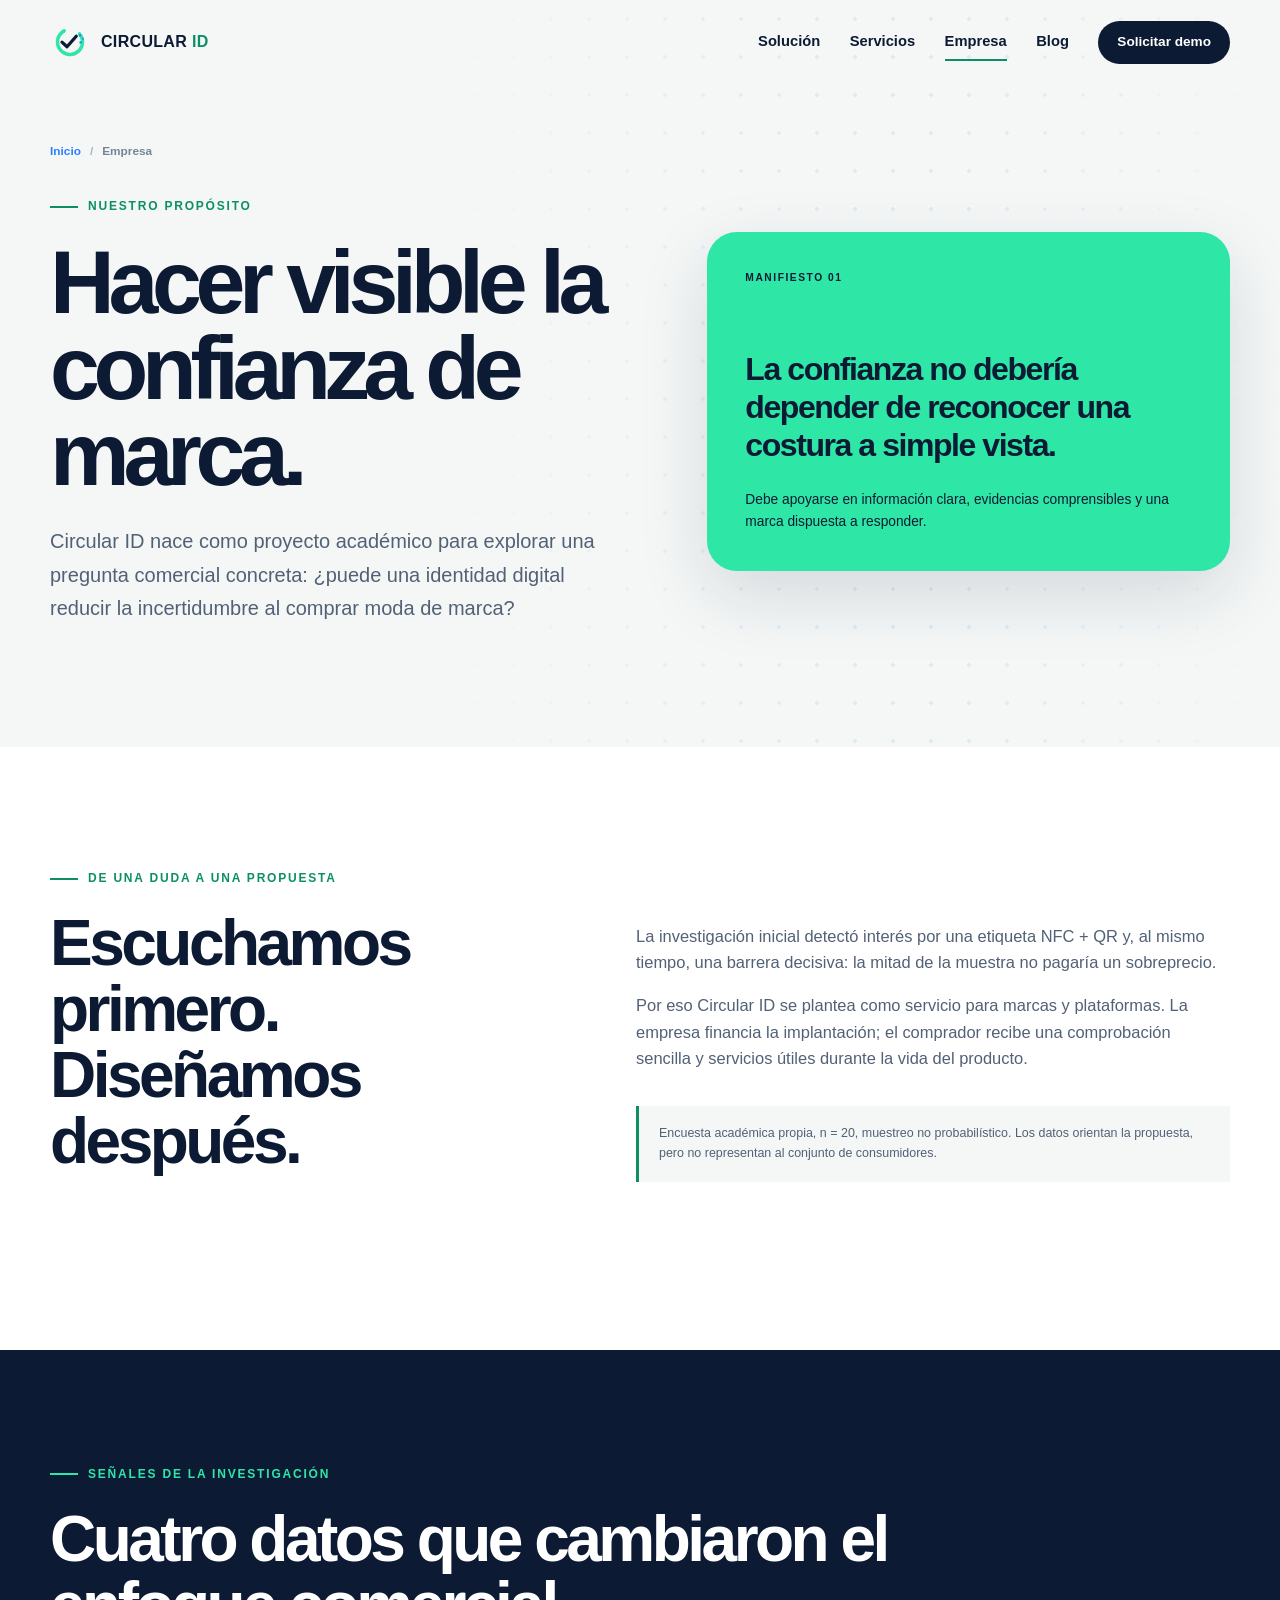
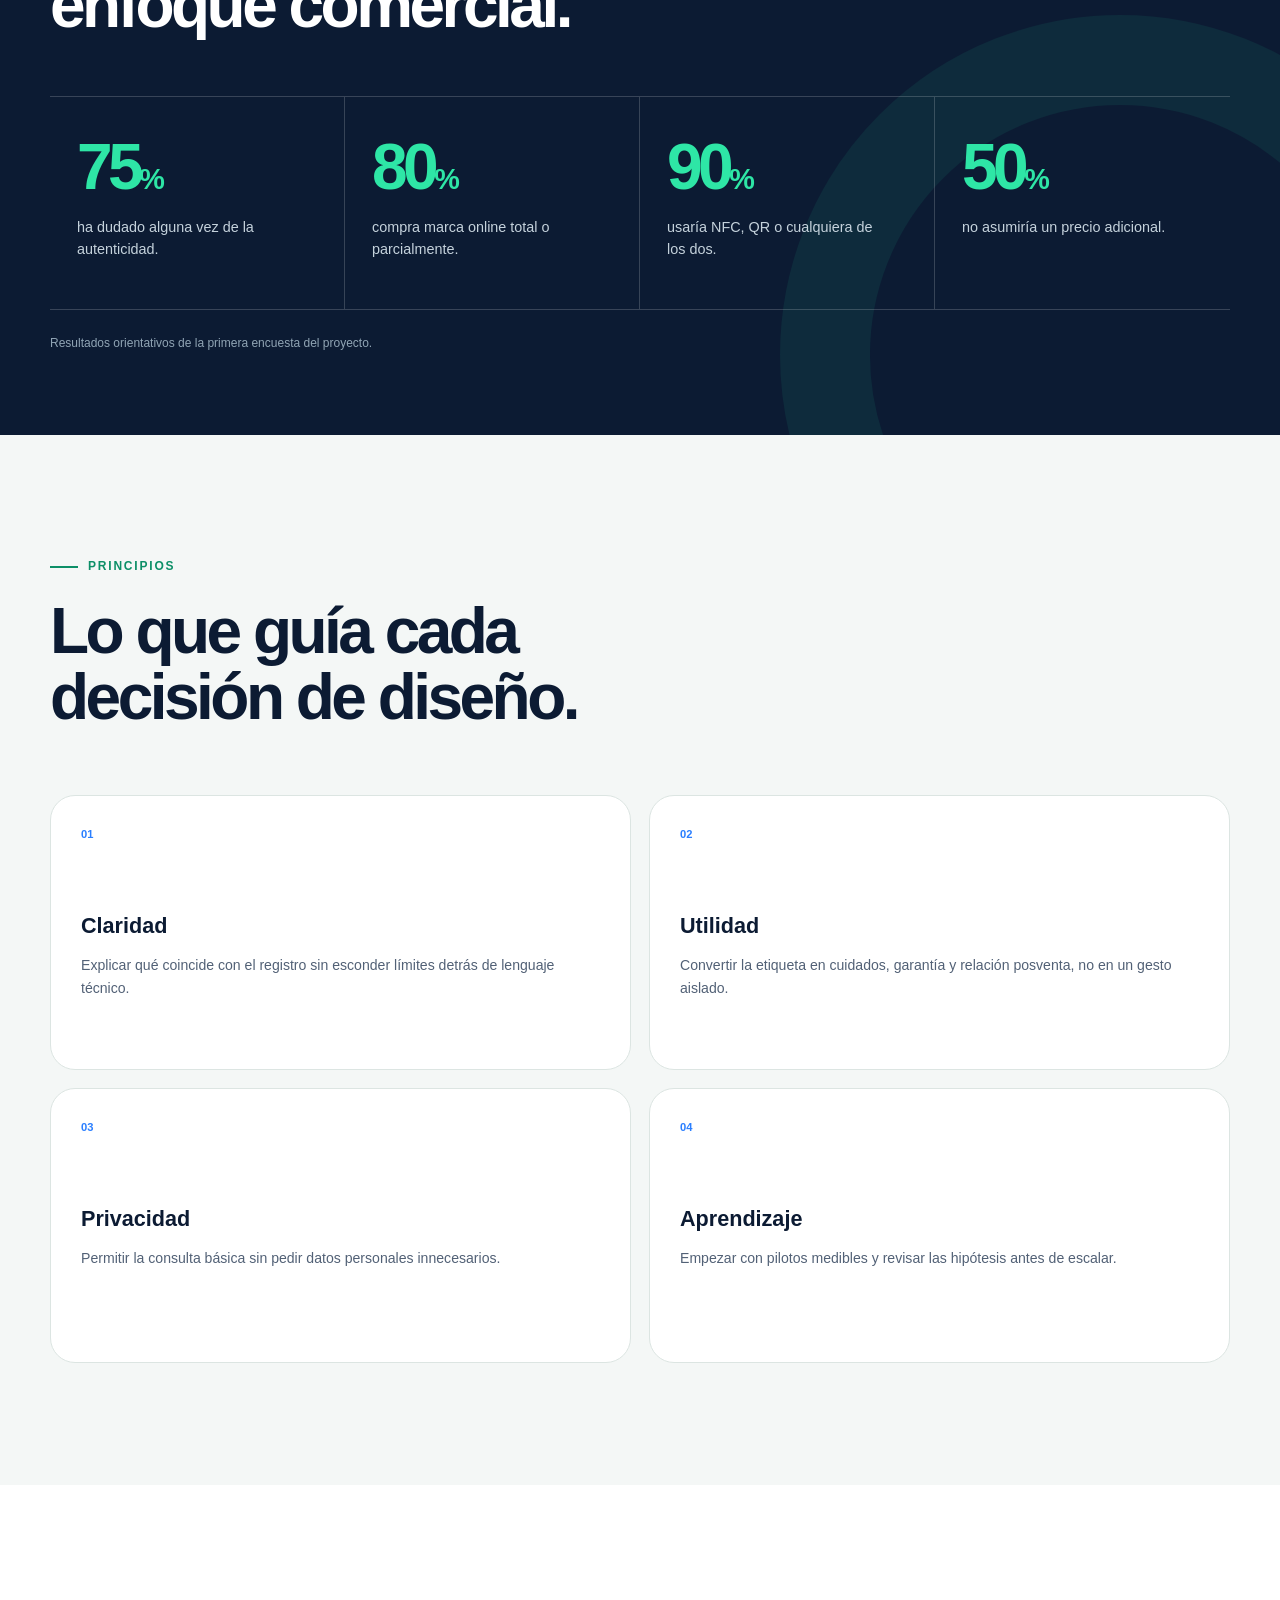
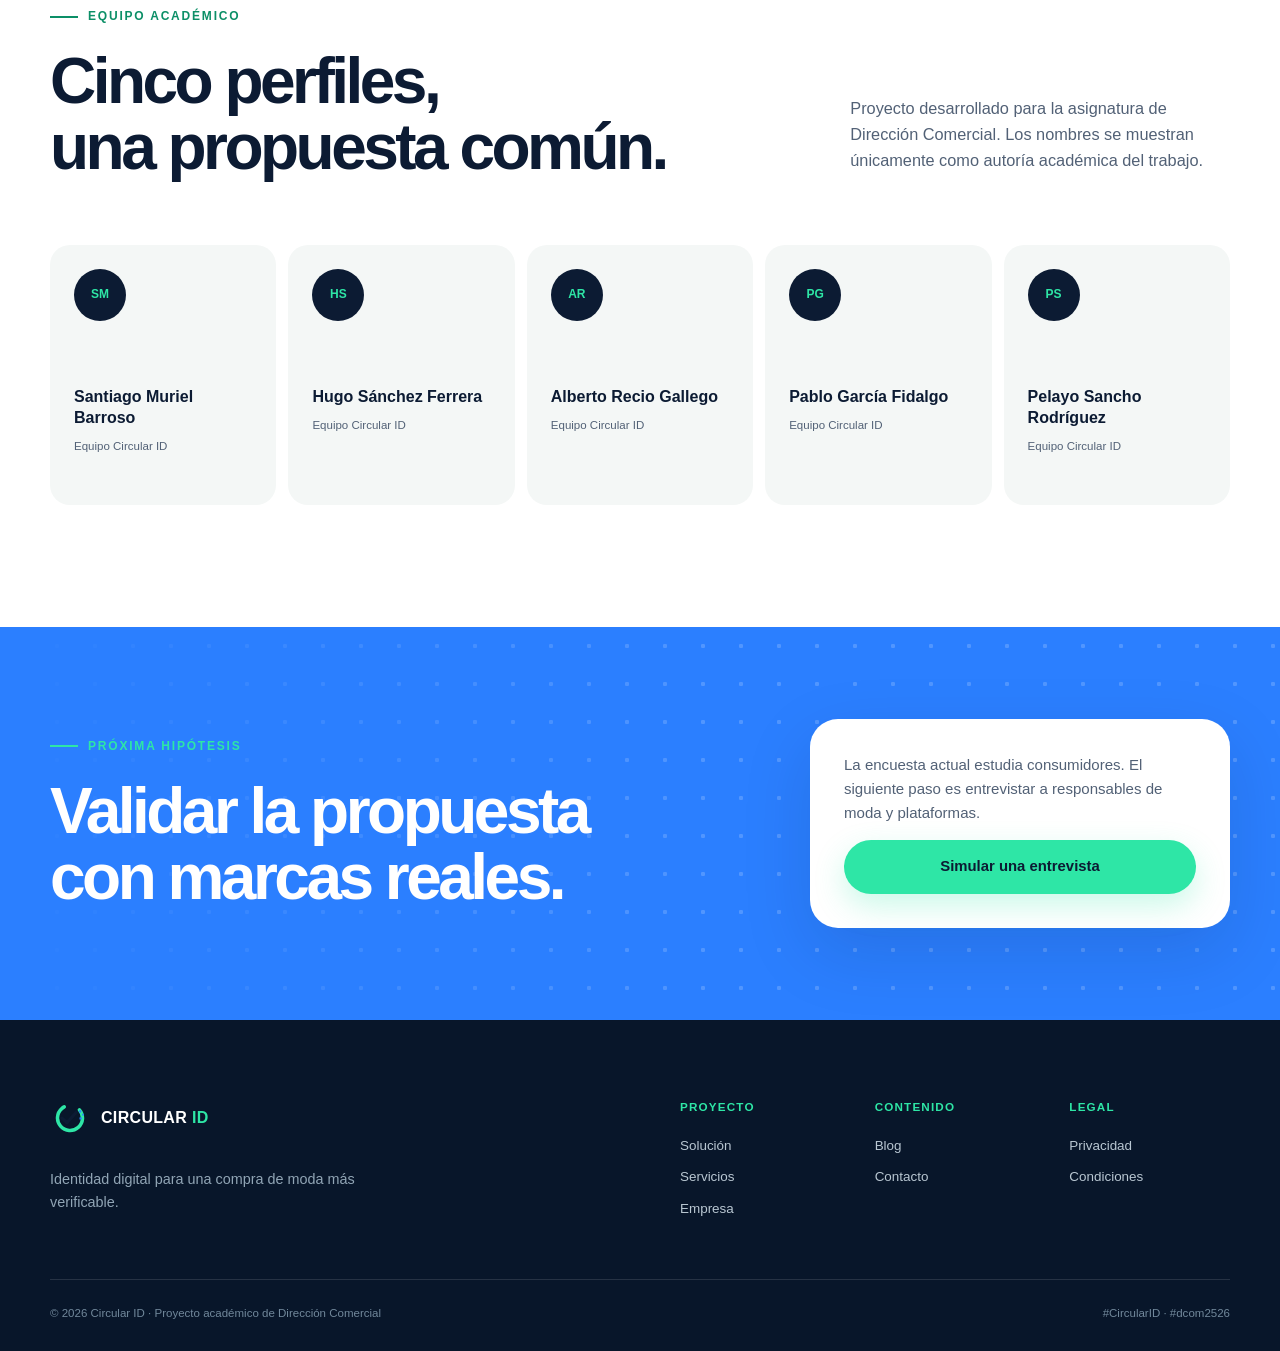
<file: web/empresa.html>
<!doctype html>
<html lang="es">
  <head>
    <meta charset="utf-8" />
    <meta name="viewport" content="width=device-width, initial-scale=1" />
    <meta name="description" content="Conoce el propósito, la investigación y el equipo académico de Circular ID." />
    <meta name="theme-color" content="#0c1b33" />
    <title>Empresa | Circular ID</title>
    <script>document.documentElement.classList.add("has-js");</script>
    <link rel="icon" href="assets/simbolo-circular-id.svg" type="image/svg+xml" />
    <link rel="stylesheet" href="styles.css?v=2" />
    <script src="app.js" defer></script>
  </head>
  <body>
    <a class="skip-link" href="#contenido">Saltar al contenido</a>
    <header class="site-header" data-header><div class="shell nav-shell"><a class="brand" href="index.html" aria-label="Circular ID, volver al inicio"><img src="assets/simbolo-circular-id.svg" alt="" width="42" height="42" /><span class="brand-name">CIRCULAR <strong>ID</strong></span></a><button class="nav-toggle" type="button" aria-expanded="false" aria-controls="main-nav"><span class="sr-only">Abrir menú</span><span></span><span></span><span></span></button><nav class="main-nav" id="main-nav" aria-label="Navegación principal"><a href="solucion.html">Solución</a><a href="servicios.html">Servicios</a><a href="empresa.html" aria-current="page">Empresa</a><a href="blog.html">Blog</a><a class="button button-small button-dark" href="contacto.html">Solicitar demo</a></nav></div></header>
    <main id="contenido">
      <section class="page-hero company-hero"><div class="page-grid"></div><div class="shell page-hero-grid"><div data-reveal><p class="breadcrumbs"><a href="index.html">Inicio</a><span>/</span>Empresa</p><p class="eyebrow"><span></span> Nuestro propósito</p><h1>Hacer visible la<br />confianza de marca.</h1><p class="page-lead">Circular ID nace como proyecto académico para explorar una pregunta comercial concreta: ¿puede una identidad digital reducir la incertidumbre al comprar moda de marca?</p></div><div class="manifesto-card" data-reveal><span>MANIFIESTO 01</span><blockquote>La confianza no debería depender de reconocer una costura a simple vista.</blockquote><p>Debe apoyarse en información clara, evidencias comprensibles y una marca dispuesta a responder.</p></div></div></section>

      <section class="section story-section"><div class="shell story-layout"><div data-reveal><p class="eyebrow"><span></span> De una duda a una propuesta</p><h2>Escuchamos primero.<br />Diseñamos después.</h2></div><div class="story-copy" data-reveal><p>La investigación inicial detectó interés por una etiqueta NFC + QR y, al mismo tiempo, una barrera decisiva: la mitad de la muestra no pagaría un sobreprecio.</p><p>Por eso Circular ID se plantea como servicio para marcas y plataformas. La empresa financia la implantación; el comprador recibe una comprobación sencilla y servicios útiles durante la vida del producto.</p><p class="research-caveat">Encuesta académica propia, n = 20, muestreo no probabilístico. Los datos orientan la propuesta, pero no representan al conjunto de consumidores.</p></div></div></section>

      <section class="evidence-strip company-evidence" aria-labelledby="company-evidence-title"><div class="shell"><div class="section-intro section-intro-light" data-reveal><p class="eyebrow eyebrow-light"><span></span> Señales de la investigación</p><h2 id="company-evidence-title">Cuatro datos que cambiaron el enfoque comercial.</h2></div><div class="stat-grid"><article class="stat" data-reveal><strong>75<span>%</span></strong><p>ha dudado alguna vez de la autenticidad.</p></article><article class="stat" data-reveal><strong>80<span>%</span></strong><p>compra marca online total o parcialmente.</p></article><article class="stat" data-reveal><strong>90<span>%</span></strong><p>usaría NFC, QR o cualquiera de los dos.</p></article><article class="stat" data-reveal><strong>50<span>%</span></strong><p>no asumiría un precio adicional.</p></article></div><p class="research-note">Resultados orientativos de la primera encuesta del proyecto.</p></div></section>

      <section class="section values-section"><div class="shell"><div class="section-heading" data-reveal><div><p class="eyebrow"><span></span> Principios</p><h2>Lo que guía cada<br />decisión de diseño.</h2></div></div><div class="value-grid"><article data-reveal><span>01</span><h3>Claridad</h3><p>Explicar qué coincide con el registro sin esconder límites detrás de lenguaje técnico.</p></article><article data-reveal><span>02</span><h3>Utilidad</h3><p>Convertir la etiqueta en cuidados, garantía y relación posventa, no en un gesto aislado.</p></article><article data-reveal><span>03</span><h3>Privacidad</h3><p>Permitir la consulta básica sin pedir datos personales innecesarios.</p></article><article data-reveal><span>04</span><h3>Aprendizaje</h3><p>Empezar con pilotos medibles y revisar las hipótesis antes de escalar.</p></article></div></div></section>

      <section class="section team-section"><div class="shell"><div class="section-heading" data-reveal><div><p class="eyebrow"><span></span> Equipo académico</p><h2>Cinco perfiles,<br />una propuesta común.</h2></div><p>Proyecto desarrollado para la asignatura de Dirección Comercial. Los nombres se muestran únicamente como autoría académica del trabajo.</p></div><div class="team-grid"><article data-reveal><span>SM</span><h3>Santiago Muriel Barroso</h3><p>Equipo Circular ID</p></article><article data-reveal><span>HS</span><h3>Hugo Sánchez Ferrera</h3><p>Equipo Circular ID</p></article><article data-reveal><span>AR</span><h3>Alberto Recio Gallego</h3><p>Equipo Circular ID</p></article><article data-reveal><span>PG</span><h3>Pablo García Fidalgo</h3><p>Equipo Circular ID</p></article><article data-reveal><span>PS</span><h3>Pelayo Sancho Rodríguez</h3><p>Equipo Circular ID</p></article></div></div></section>

      <section class="cta-section cta-compact"><div class="cta-pattern"></div><div class="shell cta-layout"><div data-reveal><p class="eyebrow eyebrow-light"><span></span> Próxima hipótesis</p><h2>Validar la propuesta<br />con marcas reales.</h2></div><div class="cta-card" data-reveal><p>La encuesta actual estudia consumidores. El siguiente paso es entrevistar a responsables de moda y plataformas.</p><a class="button button-primary button-full" href="contacto.html">Simular una entrevista</a></div></div></section>
    </main>
    <footer class="site-footer"><div class="shell footer-top"><div><a class="brand brand-footer" href="index.html"><img src="assets/simbolo-circular-id.svg" alt="" width="42" height="42" /><span class="brand-name">CIRCULAR <strong>ID</strong></span></a><p>Identidad digital para una compra de moda más verificable.</p></div><div class="footer-nav"><div><strong>Proyecto</strong><a href="solucion.html">Solución</a><a href="servicios.html">Servicios</a><a href="empresa.html">Empresa</a></div><div><strong>Contenido</strong><a href="blog.html">Blog</a><a href="contacto.html">Contacto</a></div><div><strong>Legal</strong><a href="privacidad.html">Privacidad</a><a href="condiciones.html">Condiciones</a></div></div></div><div class="shell footer-bottom"><span>© 2026 Circular ID · Proyecto académico de Dirección Comercial</span><span>#CircularID · #dcom2526</span></div></footer><div class="toast" role="status" aria-live="polite" data-toast></div>
  </body>
</html>
</file>
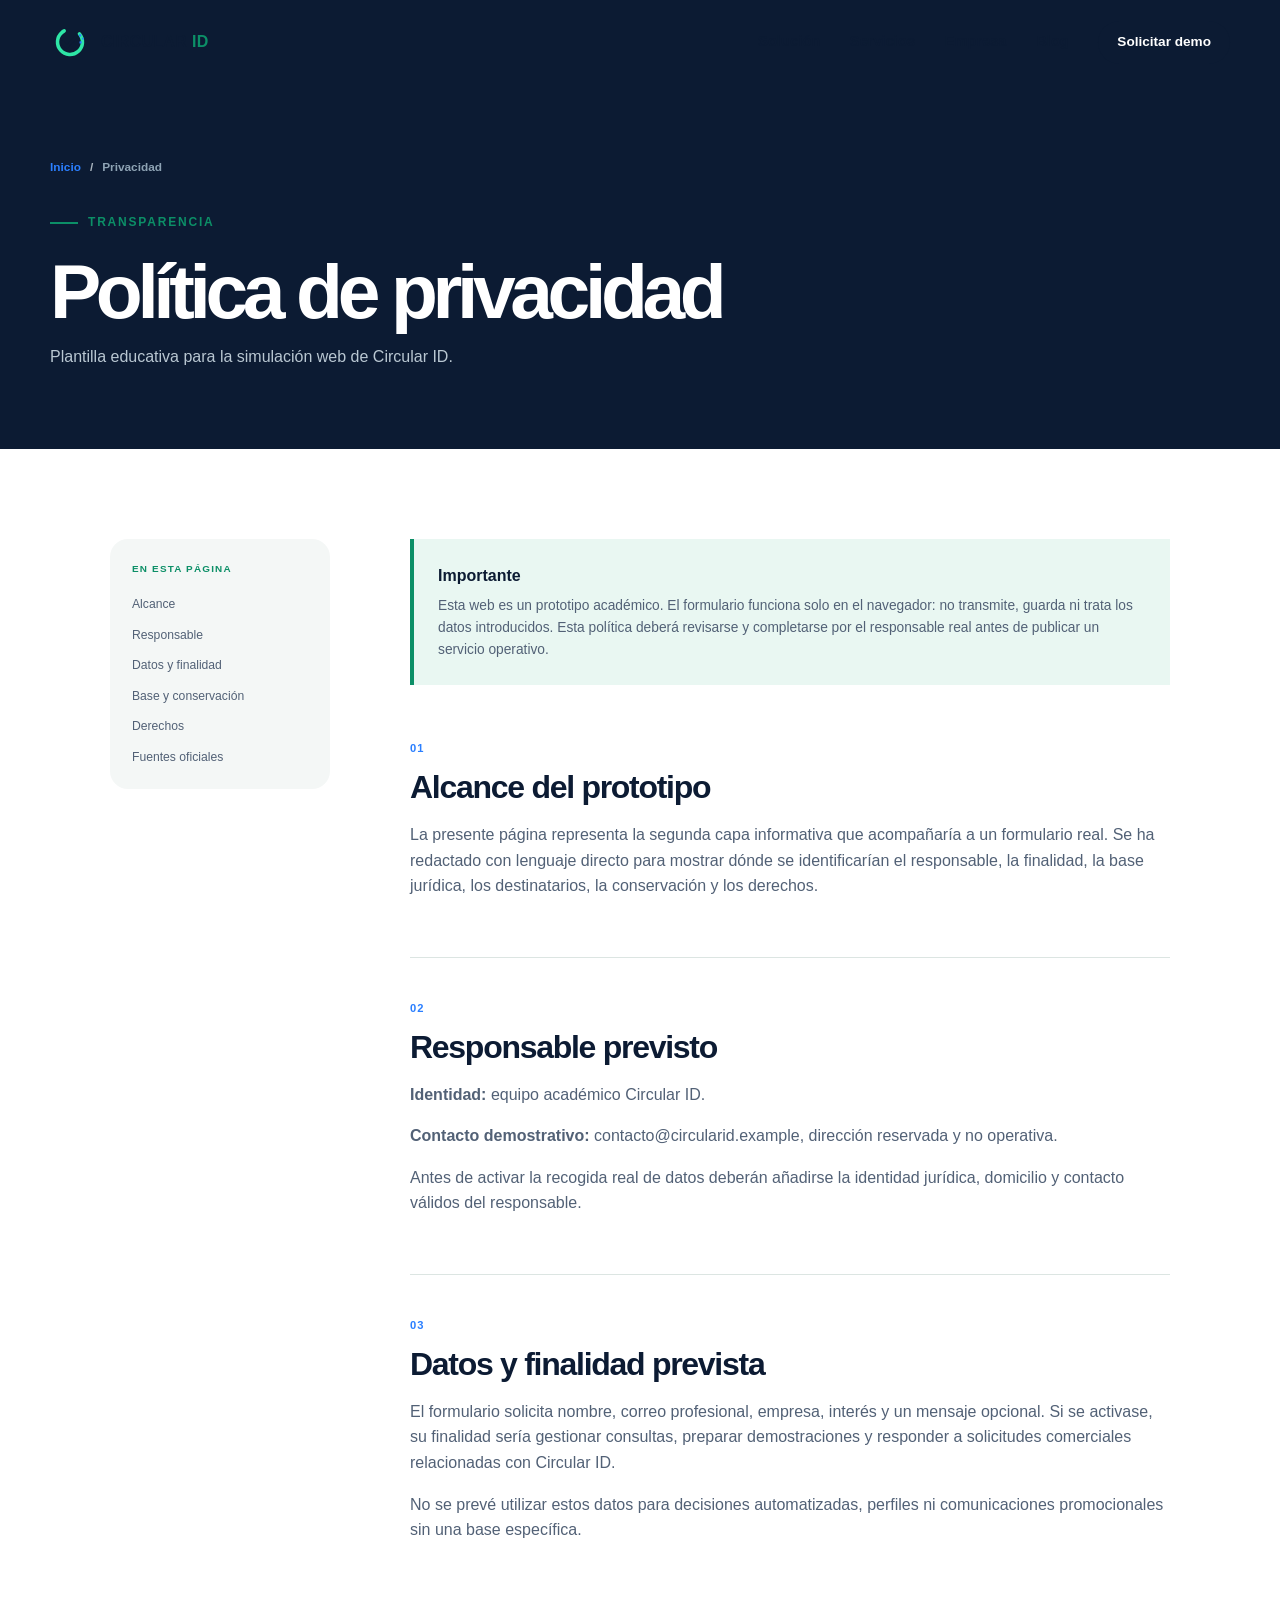
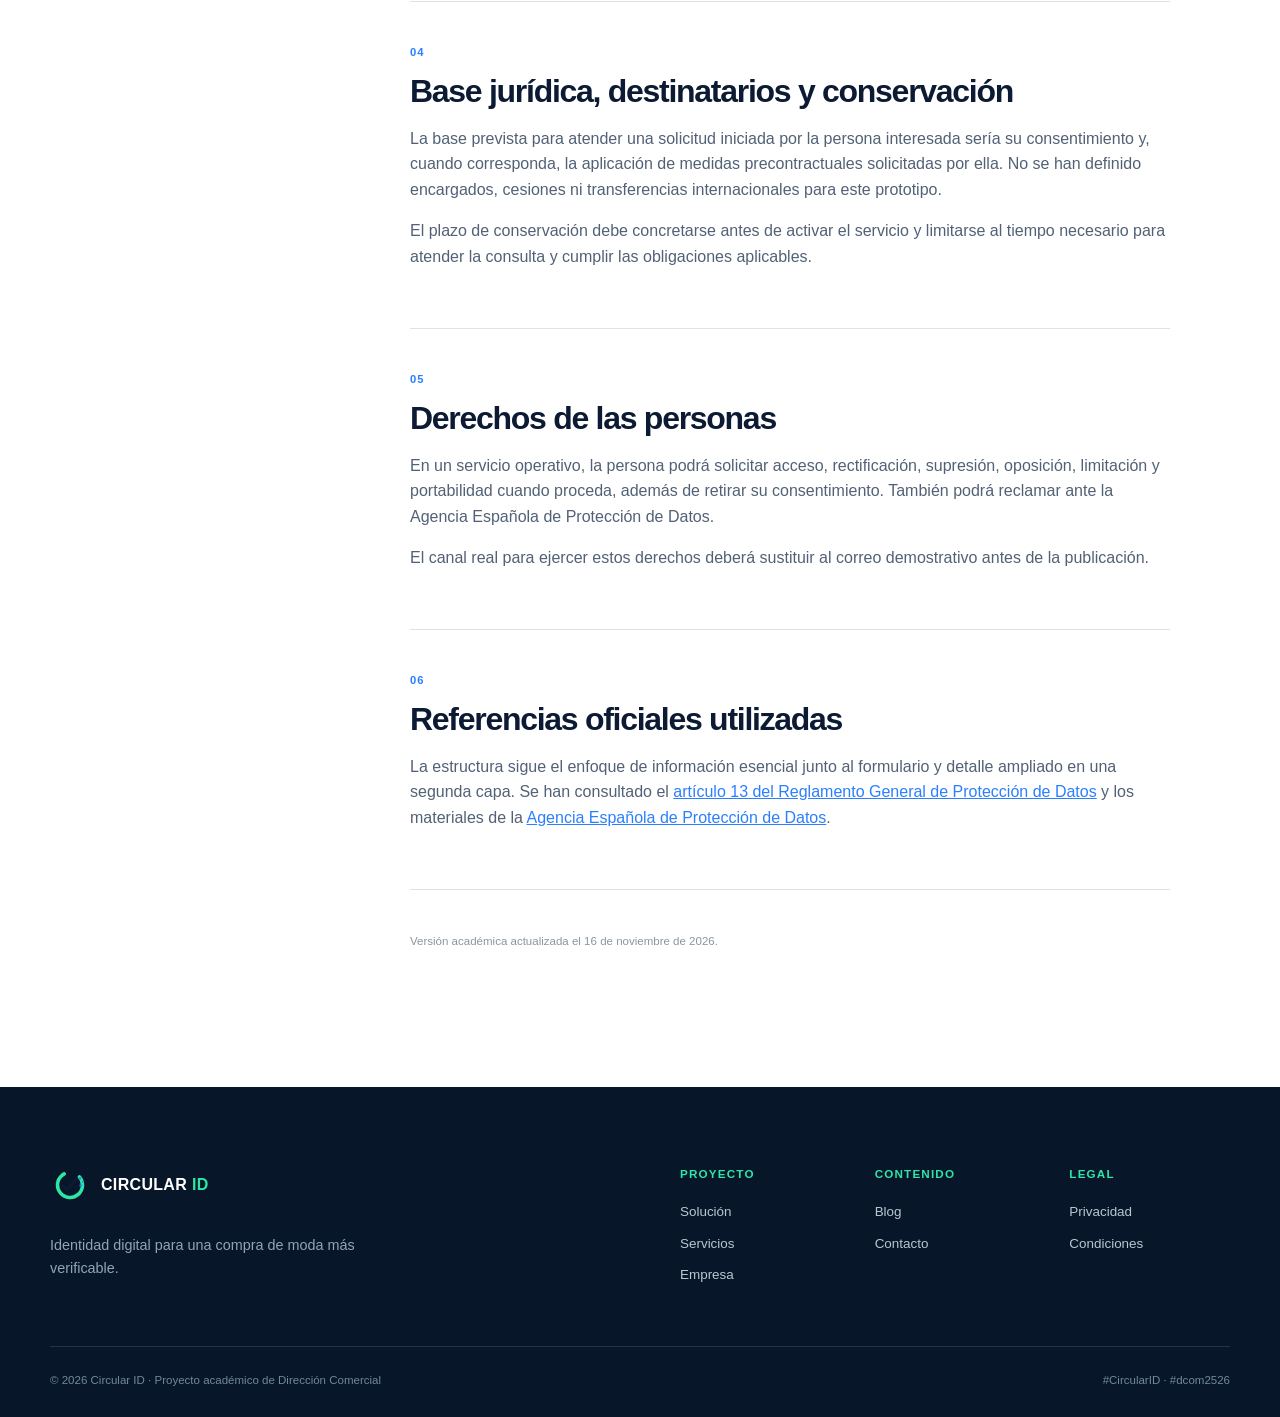
<file: web/privacidad.html>
<!doctype html>
<html lang="es">
  <head>
    <meta charset="utf-8" />
    <meta name="viewport" content="width=device-width, initial-scale=1" />
    <meta name="description" content="Política de privacidad demostrativa del proyecto académico Circular ID." />
    <meta name="theme-color" content="#0c1b33" />
    <title>Privacidad | Circular ID</title>
    <script>document.documentElement.classList.add("has-js");</script>
    <link rel="icon" href="assets/simbolo-circular-id.svg" type="image/svg+xml" />
    <link rel="stylesheet" href="styles.css?v=2" />
    <script src="app.js" defer></script>
  </head>
  <body>
    <a class="skip-link" href="#contenido">Saltar al contenido</a>
    <header class="site-header" data-header><div class="shell nav-shell"><a class="brand" href="index.html" aria-label="Circular ID, volver al inicio"><img src="assets/simbolo-circular-id.svg" alt="" width="42" height="42" /><span class="brand-name">CIRCULAR <strong>ID</strong></span></a><button class="nav-toggle" type="button" aria-expanded="false" aria-controls="main-nav"><span class="sr-only">Abrir menú</span><span></span><span></span><span></span></button><nav class="main-nav" id="main-nav" aria-label="Navegación principal"><a href="solucion.html">Solución</a><a href="servicios.html">Servicios</a><a href="empresa.html">Empresa</a><a href="blog.html">Blog</a><a class="button button-small button-dark" href="contacto.html">Solicitar demo</a></nav></div></header>
    <main id="contenido">
      <section class="legal-hero"><div class="shell"><p class="breadcrumbs"><a href="index.html">Inicio</a><span>/</span>Privacidad</p><p class="eyebrow"><span></span> Transparencia</p><h1>Política de privacidad</h1><p>Plantilla educativa para la simulación web de Circular ID.</p></div></section>
      <section class="legal-section"><div class="shell legal-layout"><aside class="legal-index"><strong>EN ESTA PÁGINA</strong><a href="#alcance">Alcance</a><a href="#responsable">Responsable</a><a href="#datos">Datos y finalidad</a><a href="#base">Base y conservación</a><a href="#derechos">Derechos</a><a href="#fuentes">Fuentes oficiales</a></aside><article class="legal-content">
        <div class="legal-alert"><strong>Importante</strong><p>Esta web es un prototipo académico. El formulario funciona solo en el navegador: no transmite, guarda ni trata los datos introducidos. Esta política deberá revisarse y completarse por el responsable real antes de publicar un servicio operativo.</p></div>
        <section id="alcance"><span>01</span><h2>Alcance del prototipo</h2><p>La presente página representa la segunda capa informativa que acompañaría a un formulario real. Se ha redactado con lenguaje directo para mostrar dónde se identificarían el responsable, la finalidad, la base jurídica, los destinatarios, la conservación y los derechos.</p></section>
        <section id="responsable"><span>02</span><h2>Responsable previsto</h2><p><strong>Identidad:</strong> equipo académico Circular ID.</p><p><strong>Contacto demostrativo:</strong> contacto@circularid.example, dirección reservada y no operativa.</p><p>Antes de activar la recogida real de datos deberán añadirse la identidad jurídica, domicilio y contacto válidos del responsable.</p></section>
        <section id="datos"><span>03</span><h2>Datos y finalidad prevista</h2><p>El formulario solicita nombre, correo profesional, empresa, interés y un mensaje opcional. Si se activase, su finalidad sería gestionar consultas, preparar demostraciones y responder a solicitudes comerciales relacionadas con Circular ID.</p><p>No se prevé utilizar estos datos para decisiones automatizadas, perfiles ni comunicaciones promocionales sin una base específica.</p></section>
        <section id="base"><span>04</span><h2>Base jurídica, destinatarios y conservación</h2><p>La base prevista para atender una solicitud iniciada por la persona interesada sería su consentimiento y, cuando corresponda, la aplicación de medidas precontractuales solicitadas por ella. No se han definido encargados, cesiones ni transferencias internacionales para este prototipo.</p><p>El plazo de conservación debe concretarse antes de activar el servicio y limitarse al tiempo necesario para atender la consulta y cumplir las obligaciones aplicables.</p></section>
        <section id="derechos"><span>05</span><h2>Derechos de las personas</h2><p>En un servicio operativo, la persona podrá solicitar acceso, rectificación, supresión, oposición, limitación y portabilidad cuando proceda, además de retirar su consentimiento. También podrá reclamar ante la Agencia Española de Protección de Datos.</p><p>El canal real para ejercer estos derechos deberá sustituir al correo demostrativo antes de la publicación.</p></section>
        <section id="fuentes"><span>06</span><h2>Referencias oficiales utilizadas</h2><p>La estructura sigue el enfoque de información esencial junto al formulario y detalle ampliado en una segunda capa. Se han consultado el <a href="https://eur-lex.europa.eu/eli/reg/2016/679/oj/spa" target="_blank" rel="noreferrer">artículo 13 del Reglamento General de Protección de Datos</a> y los materiales de la <a href="https://www.aepd.es/" target="_blank" rel="noreferrer">Agencia Española de Protección de Datos</a>.</p></section>
        <p class="legal-updated">Versión académica actualizada el 16 de noviembre de 2026.</p>
      </article></div></section>
    </main>
    <footer class="site-footer"><div class="shell footer-top"><div><a class="brand brand-footer" href="index.html"><img src="assets/simbolo-circular-id.svg" alt="" width="42" height="42" /><span class="brand-name">CIRCULAR <strong>ID</strong></span></a><p>Identidad digital para una compra de moda más verificable.</p></div><div class="footer-nav"><div><strong>Proyecto</strong><a href="solucion.html">Solución</a><a href="servicios.html">Servicios</a><a href="empresa.html">Empresa</a></div><div><strong>Contenido</strong><a href="blog.html">Blog</a><a href="contacto.html">Contacto</a></div><div><strong>Legal</strong><a href="privacidad.html">Privacidad</a><a href="condiciones.html">Condiciones</a></div></div></div><div class="shell footer-bottom"><span>© 2026 Circular ID · Proyecto académico de Dirección Comercial</span><span>#CircularID · #dcom2526</span></div></footer><div class="toast" role="status" aria-live="polite" data-toast></div>
  </body>
</html>
</file>
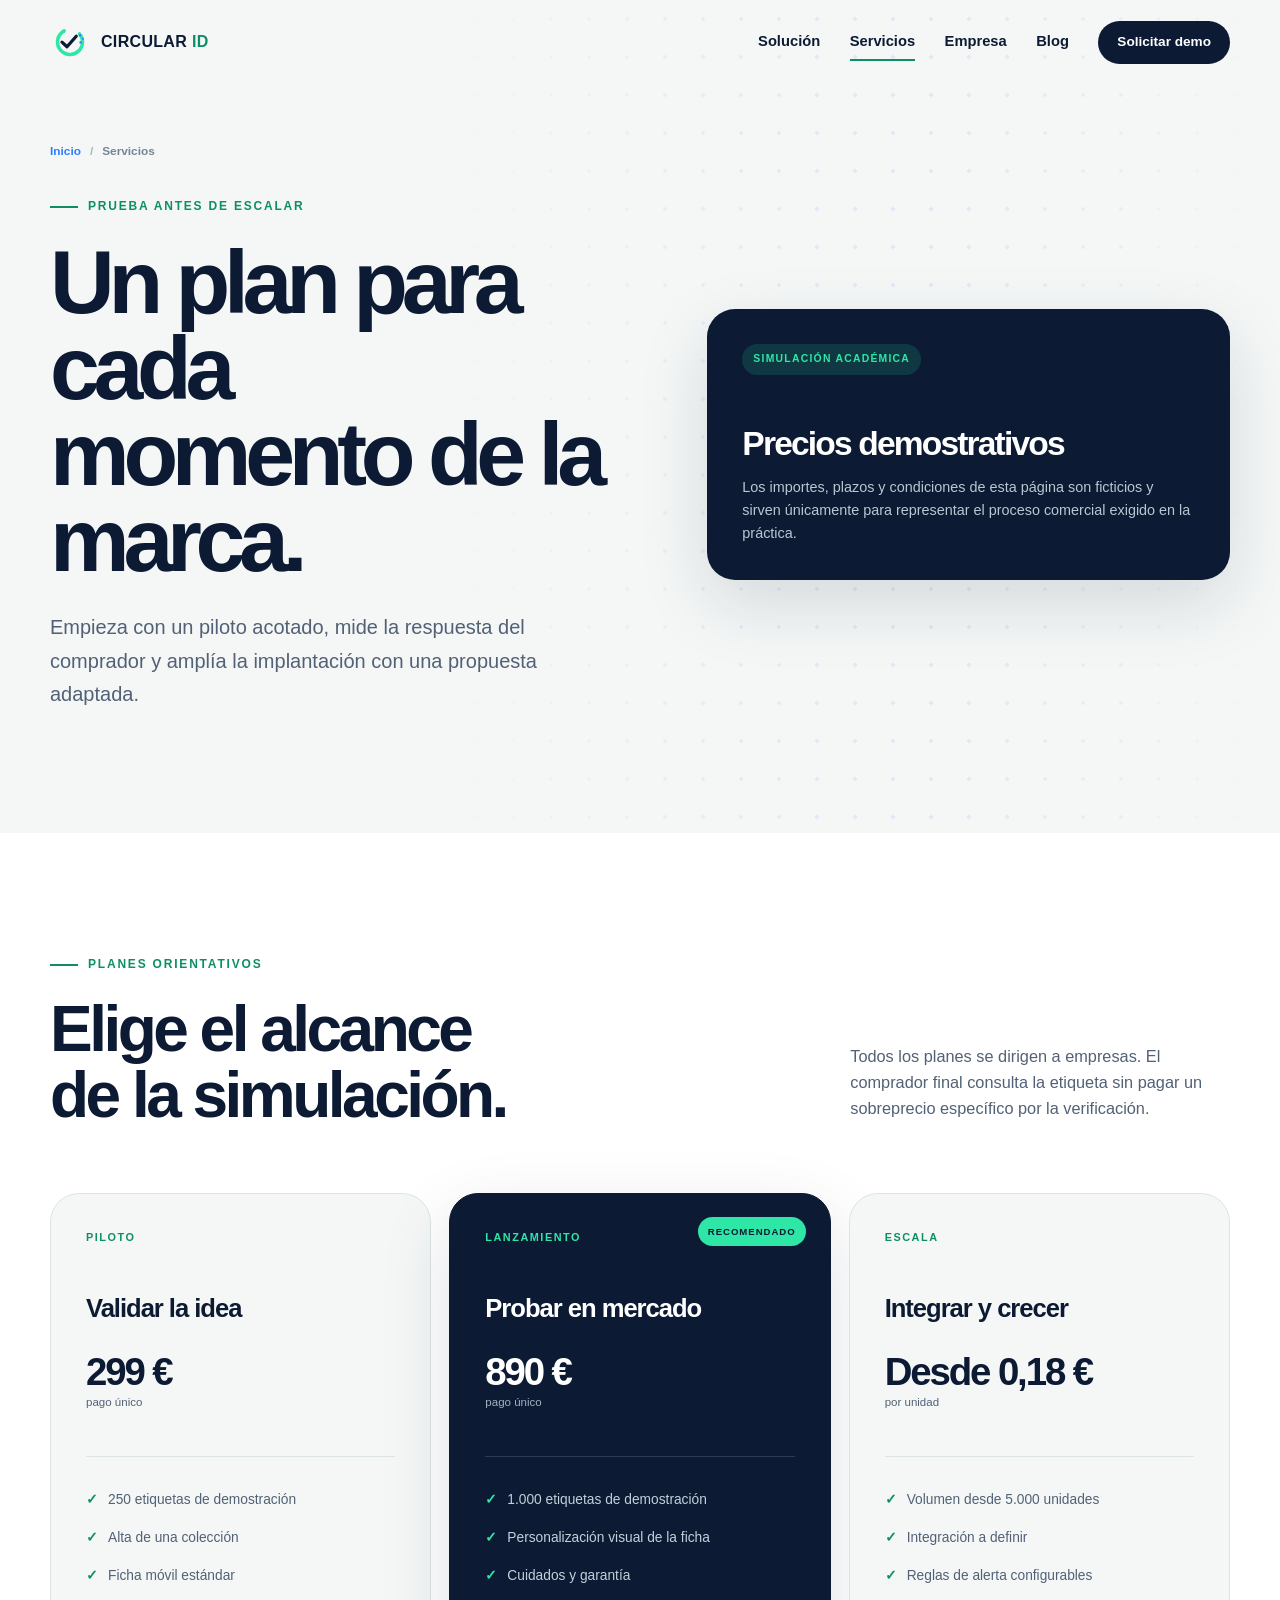
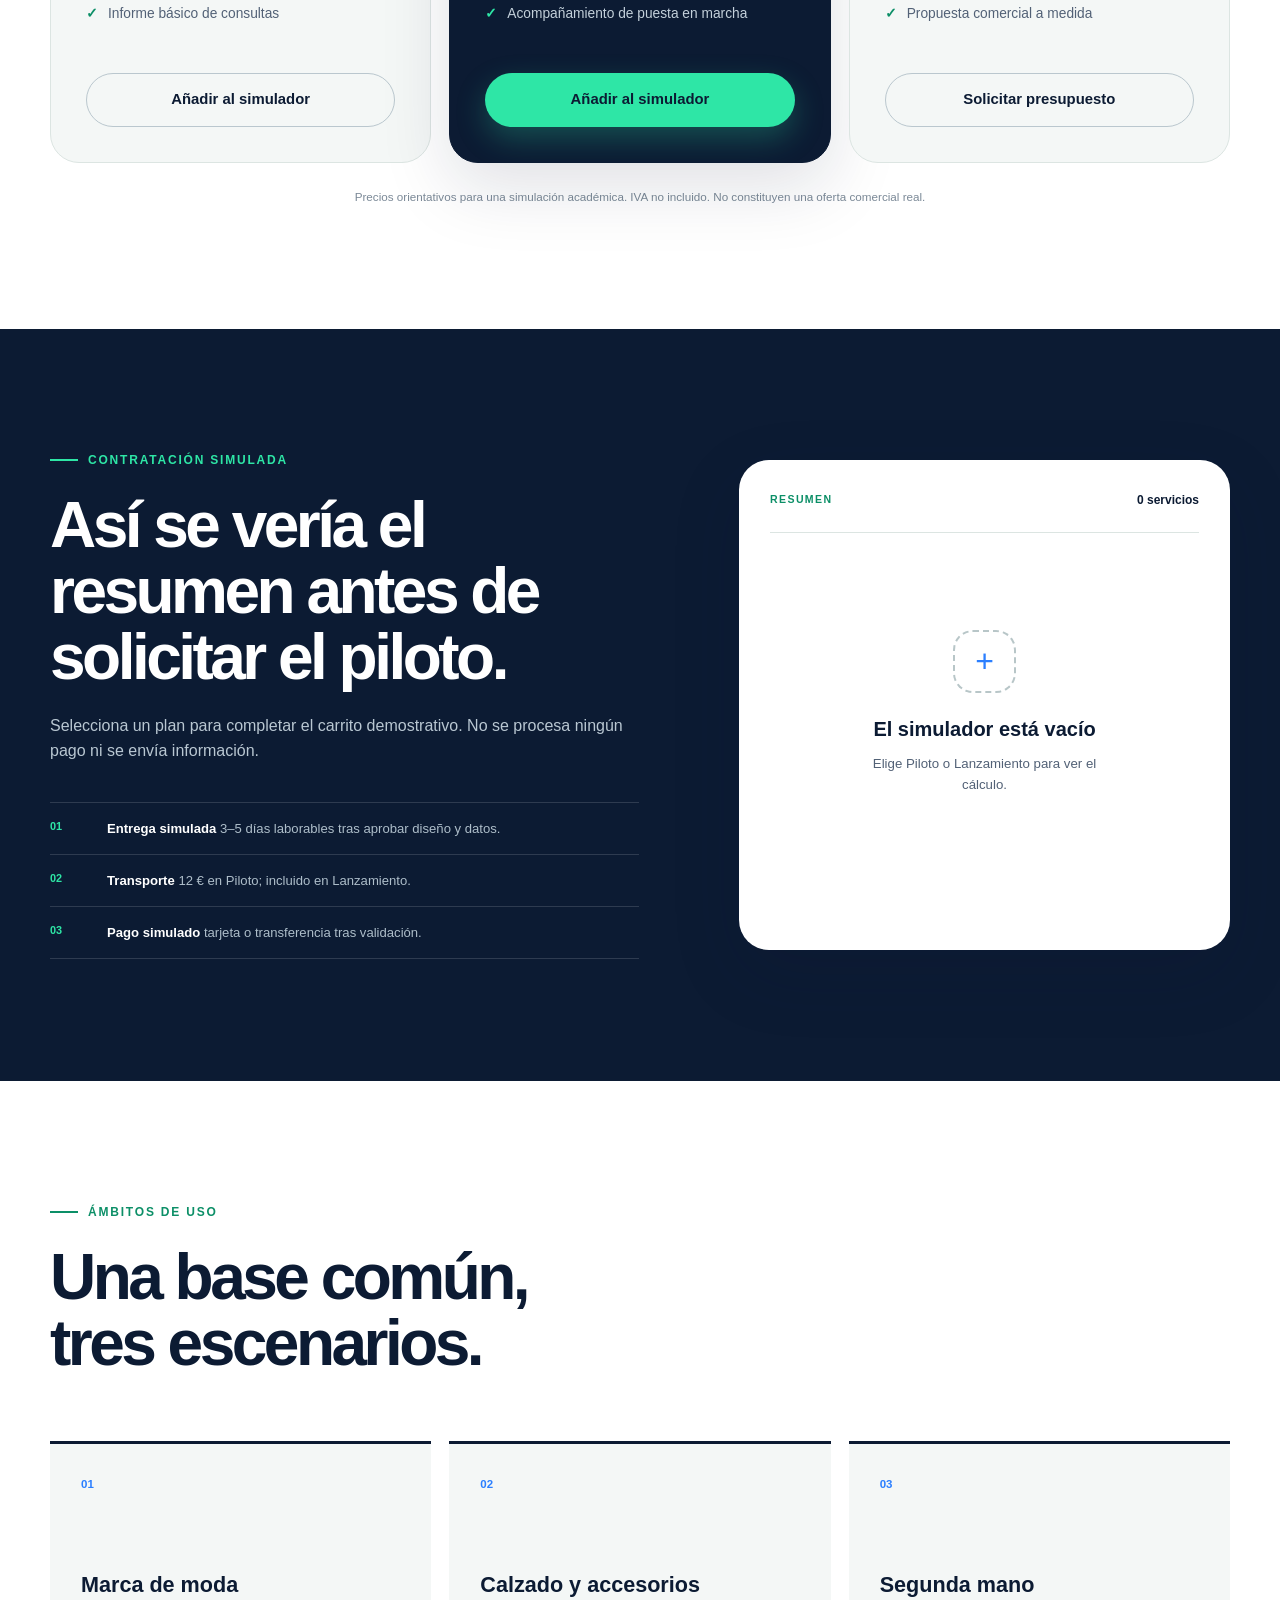
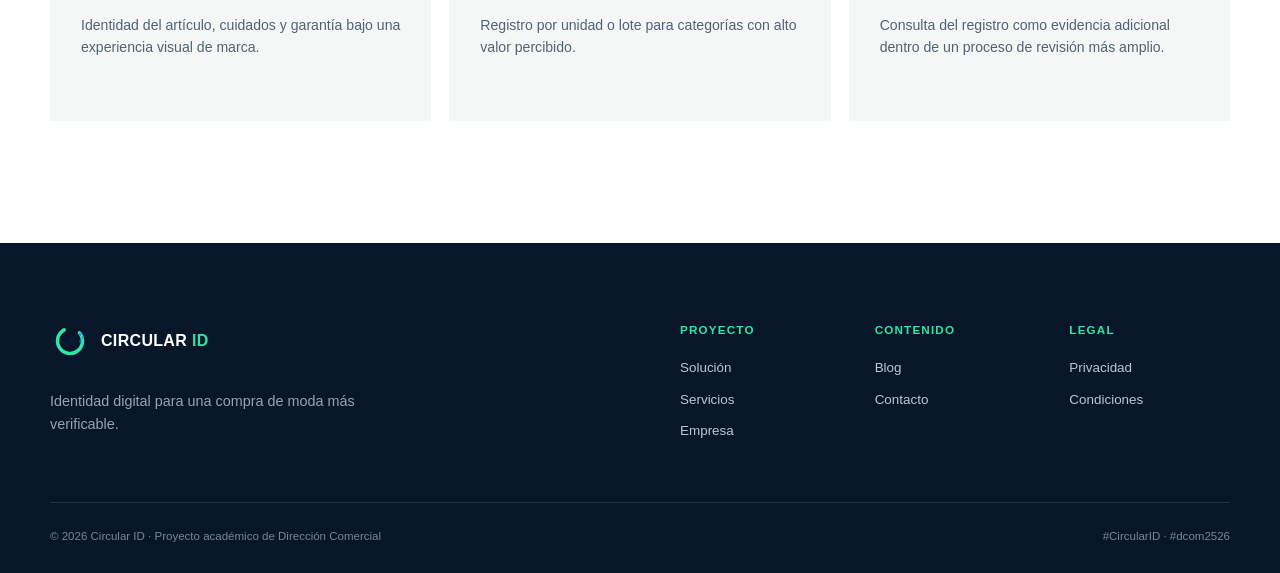
<file: web/servicios.html>
<!doctype html>
<html lang="es">
  <head>
    <meta charset="utf-8" />
    <meta name="viewport" content="width=device-width, initial-scale=1" />
    <meta name="description" content="Planes académicos simulados de Circular ID para probar etiquetas NFC y QR en productos de moda." />
    <meta name="theme-color" content="#0c1b33" />
    <title>Servicios | Circular ID</title>
    <script>document.documentElement.classList.add("has-js");</script>
    <link rel="icon" href="assets/simbolo-circular-id.svg" type="image/svg+xml" />
    <link rel="stylesheet" href="styles.css?v=2" />
    <script src="app.js" defer></script>
    <script src="services.js" defer></script>
  </head>
  <body>
    <a class="skip-link" href="#contenido">Saltar al contenido</a>
    <header class="site-header" data-header>
      <div class="shell nav-shell">
        <a class="brand" href="index.html" aria-label="Circular ID, volver al inicio"><img src="assets/simbolo-circular-id.svg" alt="" width="42" height="42" /><span class="brand-name">CIRCULAR <strong>ID</strong></span></a>
        <button class="nav-toggle" type="button" aria-expanded="false" aria-controls="main-nav"><span class="sr-only">Abrir menú</span><span></span><span></span><span></span></button>
        <nav class="main-nav" id="main-nav" aria-label="Navegación principal"><a href="solucion.html">Solución</a><a href="servicios.html" aria-current="page">Servicios</a><a href="empresa.html">Empresa</a><a href="blog.html">Blog</a><a class="button button-small button-dark" href="contacto.html">Solicitar demo</a></nav>
      </div>
    </header>

    <main id="contenido">
      <section class="page-hero page-hero-services">
        <div class="page-grid"></div>
        <div class="shell page-hero-grid">
          <div data-reveal>
            <p class="breadcrumbs"><a href="index.html">Inicio</a><span>/</span>Servicios</p>
            <p class="eyebrow"><span></span> Prueba antes de escalar</p>
            <h1>Un plan para cada<br />momento de la marca.</h1>
            <p class="page-lead">Empieza con un piloto acotado, mide la respuesta del comprador y amplía la implantación con una propuesta adaptada.</p>
          </div>
          <aside class="academic-notice" data-reveal><span>SIMULACIÓN ACADÉMICA</span><h2>Precios demostrativos</h2><p>Los importes, plazos y condiciones de esta página son ficticios y sirven únicamente para representar el proceso comercial exigido en la práctica.</p></aside>
        </div>
      </section>

      <section class="section pricing-section">
        <div class="shell">
          <div class="section-heading" data-reveal><div><p class="eyebrow"><span></span> Planes orientativos</p><h2>Elige el alcance<br />de la simulación.</h2></div><p>Todos los planes se dirigen a empresas. El comprador final consulta la etiqueta sin pagar un sobreprecio específico por la verificación.</p></div>
          <div class="pricing-grid">
            <article class="price-card" data-reveal>
              <p class="plan-label">PILOTO</p><h3>Validar la idea</h3><p class="price"><strong>299 €</strong><span>pago único</span></p>
              <ul><li>250 etiquetas de demostración</li><li>Alta de una colección</li><li>Ficha móvil estándar</li><li>Informe básico de consultas</li></ul>
              <button class="button button-outline button-full" type="button" data-select-plan data-plan="Piloto" data-price="299" data-shipping="12" data-units="250">Añadir al simulador</button>
            </article>
            <article class="price-card price-card-featured" data-reveal>
              <span class="popular-pill">RECOMENDADO</span><p class="plan-label">LANZAMIENTO</p><h3>Probar en mercado</h3><p class="price"><strong>890 €</strong><span>pago único</span></p>
              <ul><li>1.000 etiquetas de demostración</li><li>Personalización visual de la ficha</li><li>Cuidados y garantía</li><li>Acompañamiento de puesta en marcha</li></ul>
              <button class="button button-primary button-full" type="button" data-select-plan data-plan="Lanzamiento" data-price="890" data-shipping="0" data-units="1000">Añadir al simulador</button>
            </article>
            <article class="price-card" data-reveal>
              <p class="plan-label">ESCALA</p><h3>Integrar y crecer</h3><p class="price"><strong>Desde 0,18 €</strong><span>por unidad</span></p>
              <ul><li>Volumen desde 5.000 unidades</li><li>Integración a definir</li><li>Reglas de alerta configurables</li><li>Propuesta comercial a medida</li></ul>
              <a class="button button-outline button-full" href="contacto.html?plan=escala">Solicitar presupuesto</a>
            </article>
          </div>
          <p class="pricing-disclaimer">Precios orientativos para una simulación académica. IVA no incluido. No constituyen una oferta comercial real.</p>
        </div>
      </section>

      <section class="section simulator-section" id="simulador">
        <div class="shell simulator-layout">
          <div data-reveal>
            <p class="eyebrow eyebrow-light"><span></span> Contratación simulada</p>
            <h2>Así se vería el resumen antes de solicitar el piloto.</h2>
            <p>Selecciona un plan para completar el carrito demostrativo. No se procesa ningún pago ni se envía información.</p>
            <div class="commercial-facts"><div><span>01</span><p><strong>Entrega simulada</strong> 3–5 días laborables tras aprobar diseño y datos.</p></div><div><span>02</span><p><strong>Transporte</strong> 12 € en Piloto; incluido en Lanzamiento.</p></div><div><span>03</span><p><strong>Pago simulado</strong> tarjeta o transferencia tras validación.</p></div></div>
          </div>
          <aside class="cart-card" data-cart data-reveal aria-live="polite">
            <div class="cart-heading"><span>RESUMEN</span><strong data-cart-count>0 servicios</strong></div>
            <div class="cart-empty" data-cart-empty><div>+</div><h3>El simulador está vacío</h3><p>Elige Piloto o Lanzamiento para ver el cálculo.</p></div>
            <div class="cart-content" data-cart-content hidden>
              <div class="cart-product"><div class="cart-icon">ID</div><div><strong data-cart-plan>—</strong><span data-cart-units>—</span></div><button type="button" data-cart-remove aria-label="Eliminar plan">×</button></div>
              <dl><div><dt>Servicio</dt><dd data-cart-subtotal>—</dd></div><div><dt>Transporte</dt><dd data-cart-shipping>—</dd></div><div class="cart-total"><dt>Total sin IVA</dt><dd data-cart-total>—</dd></div></dl>
              <button class="button button-primary button-full" type="button" data-cart-checkout>Continuar solicitud</button>
              <small>Demostración sin transacción económica.</small>
            </div>
          </aside>
        </div>
      </section>

      <section class="section integration-section">
        <div class="shell">
          <div class="section-heading" data-reveal><div><p class="eyebrow"><span></span> Ámbitos de uso</p><h2>Una base común,<br />tres escenarios.</h2></div></div>
          <div class="usecase-grid">
            <article data-reveal><span>01</span><h3>Marca de moda</h3><p>Identidad del artículo, cuidados y garantía bajo una experiencia visual de marca.</p></article>
            <article data-reveal><span>02</span><h3>Calzado y accesorios</h3><p>Registro por unidad o lote para categorías con alto valor percibido.</p></article>
            <article data-reveal><span>03</span><h3>Segunda mano</h3><p>Consulta del registro como evidencia adicional dentro de un proceso de revisión más amplio.</p></article>
          </div>
        </div>
      </section>
    </main>

    <footer class="site-footer"><div class="shell footer-top"><div><a class="brand brand-footer" href="index.html"><img src="assets/simbolo-circular-id.svg" alt="" width="42" height="42" /><span class="brand-name">CIRCULAR <strong>ID</strong></span></a><p>Identidad digital para una compra de moda más verificable.</p></div><div class="footer-nav"><div><strong>Proyecto</strong><a href="solucion.html">Solución</a><a href="servicios.html">Servicios</a><a href="empresa.html">Empresa</a></div><div><strong>Contenido</strong><a href="blog.html">Blog</a><a href="contacto.html">Contacto</a></div><div><strong>Legal</strong><a href="privacidad.html">Privacidad</a><a href="condiciones.html">Condiciones</a></div></div></div><div class="shell footer-bottom"><span>© 2026 Circular ID · Proyecto académico de Dirección Comercial</span><span>#CircularID · #dcom2526</span></div></footer>
    <div class="toast" role="status" aria-live="polite" data-toast></div>
  </body>
</html>
</file>
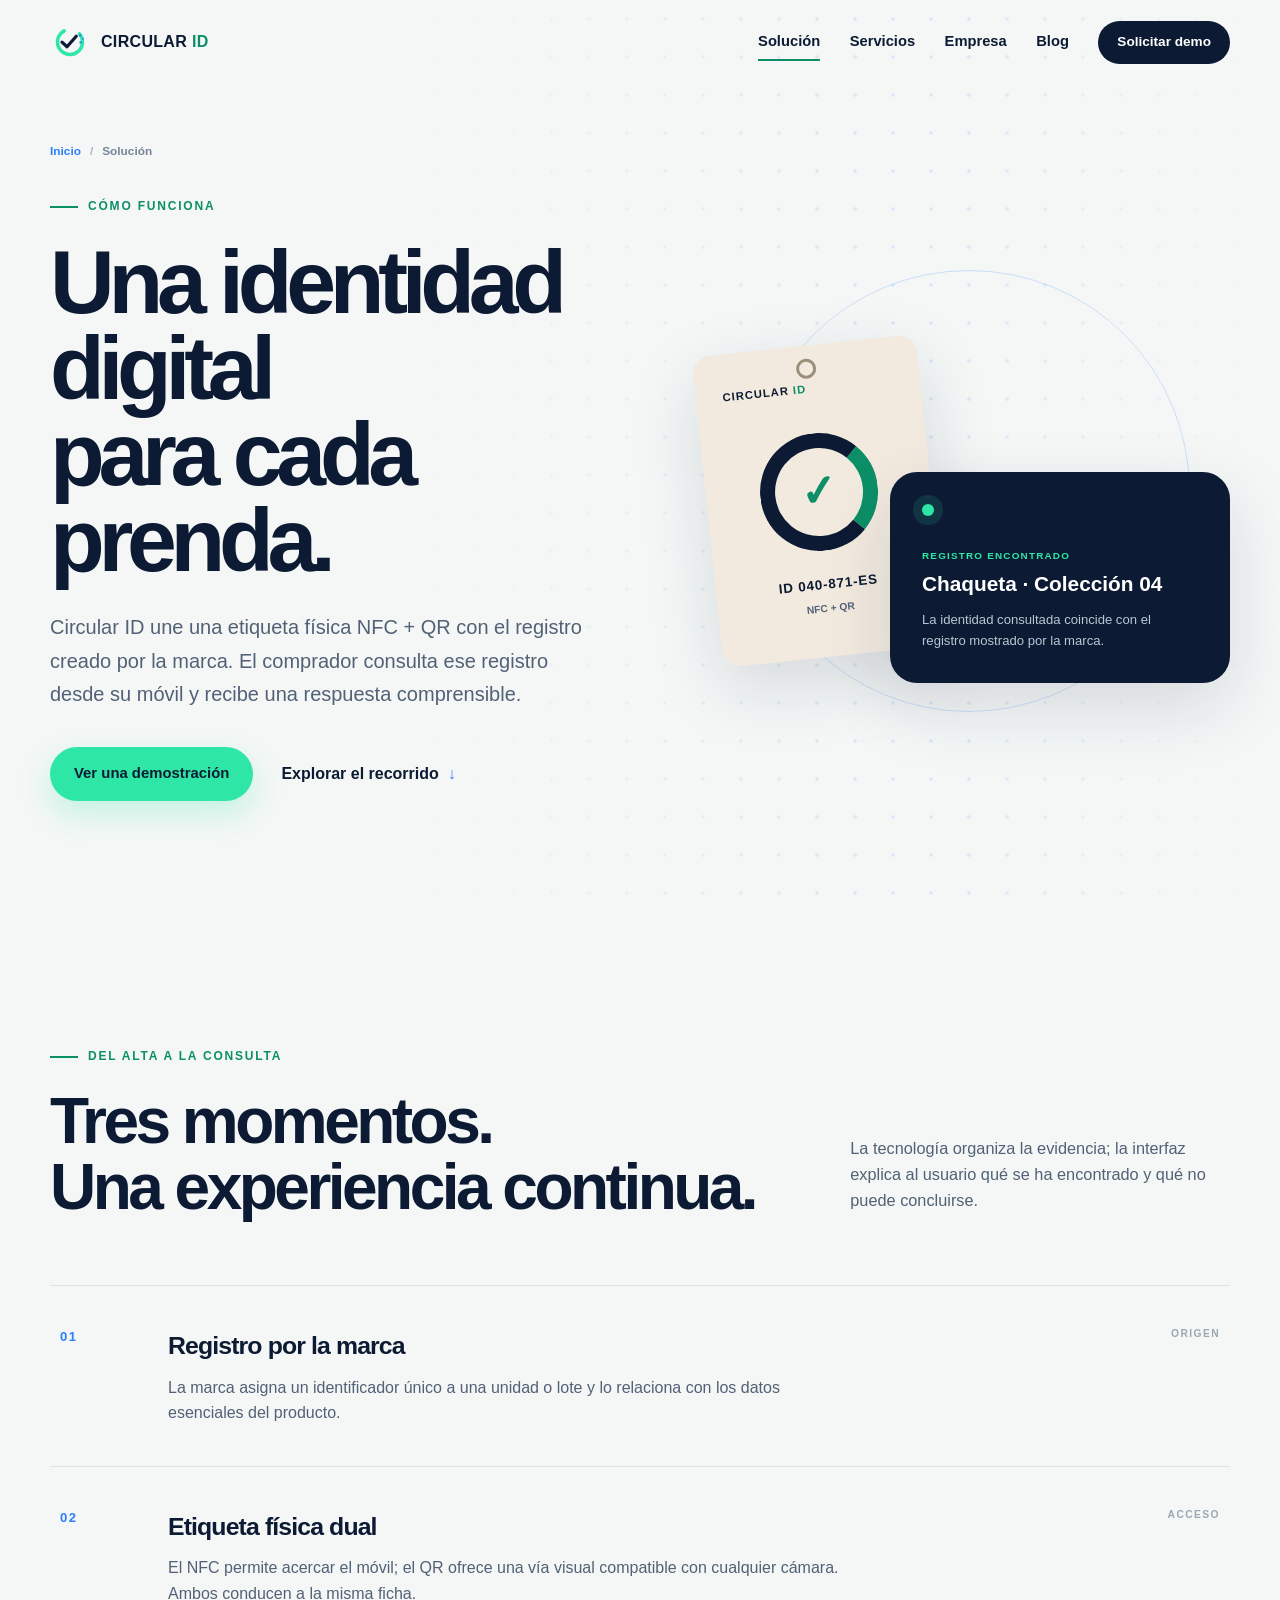
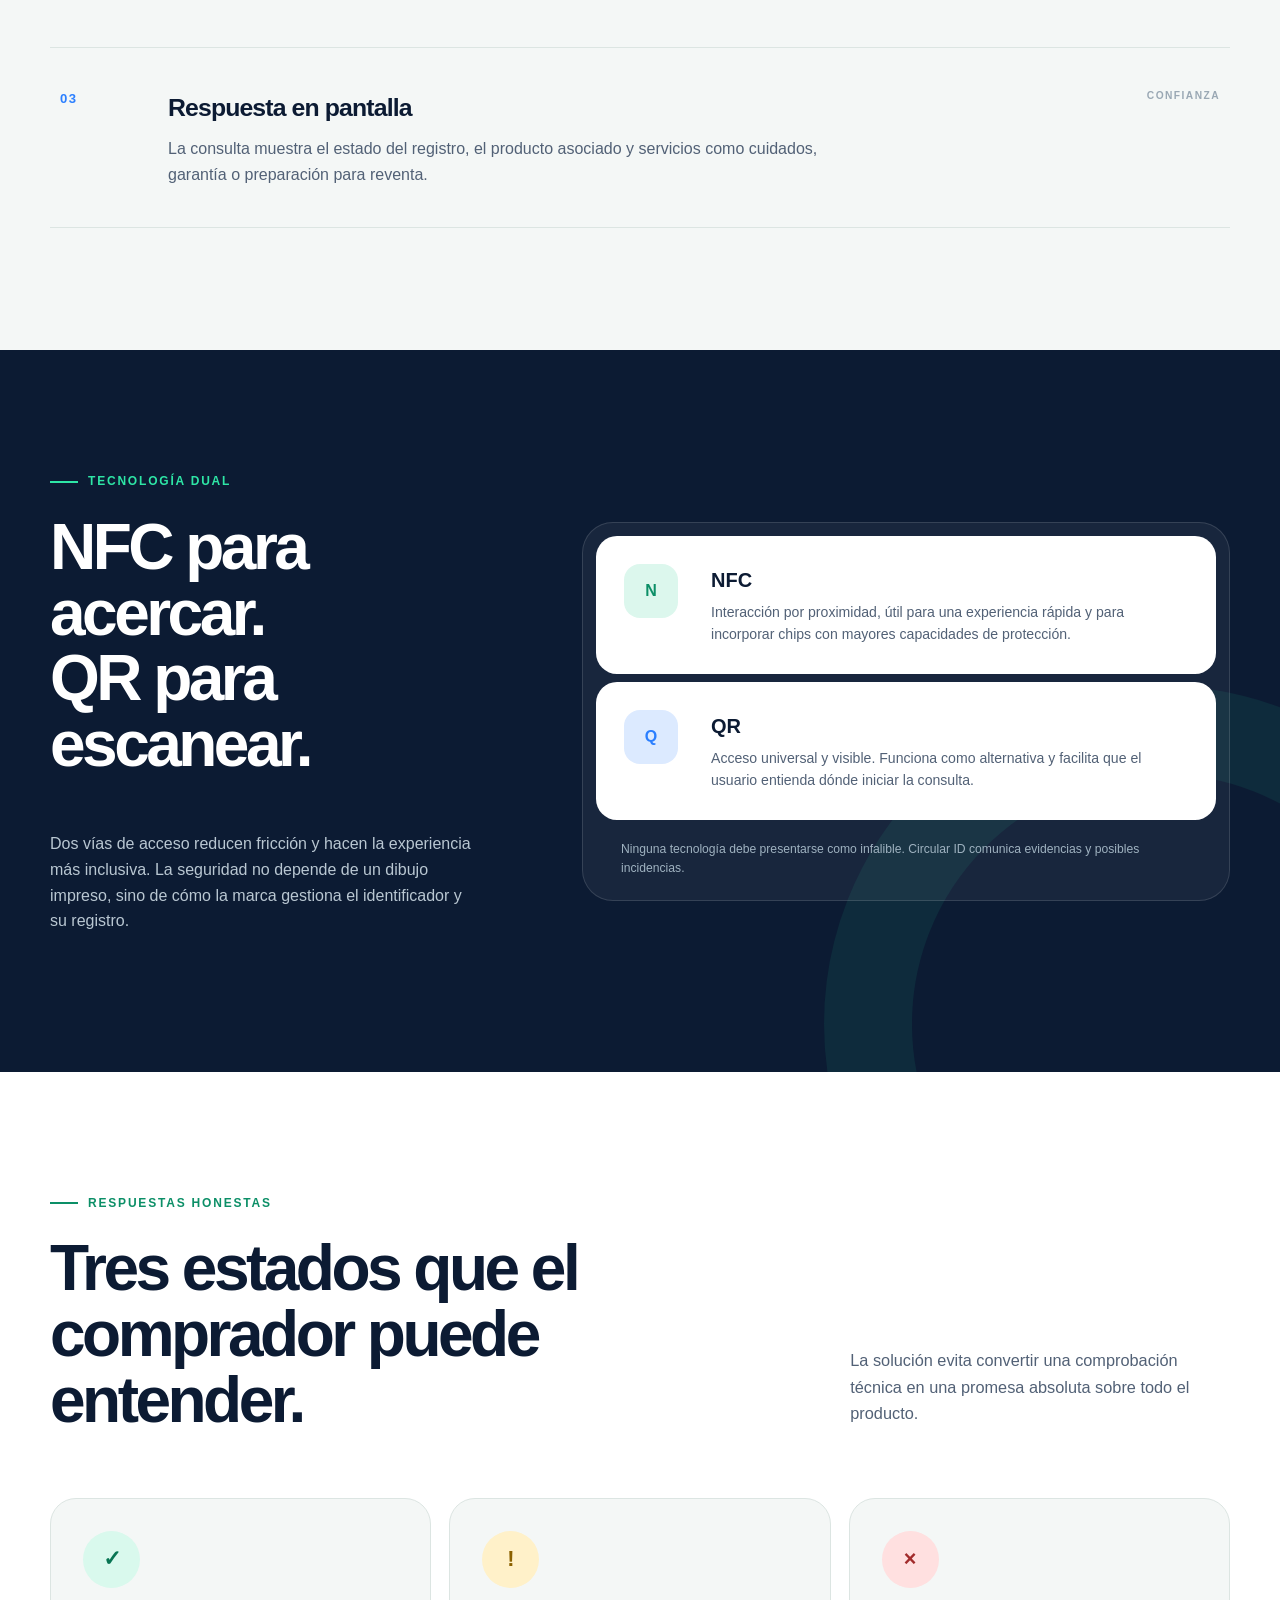
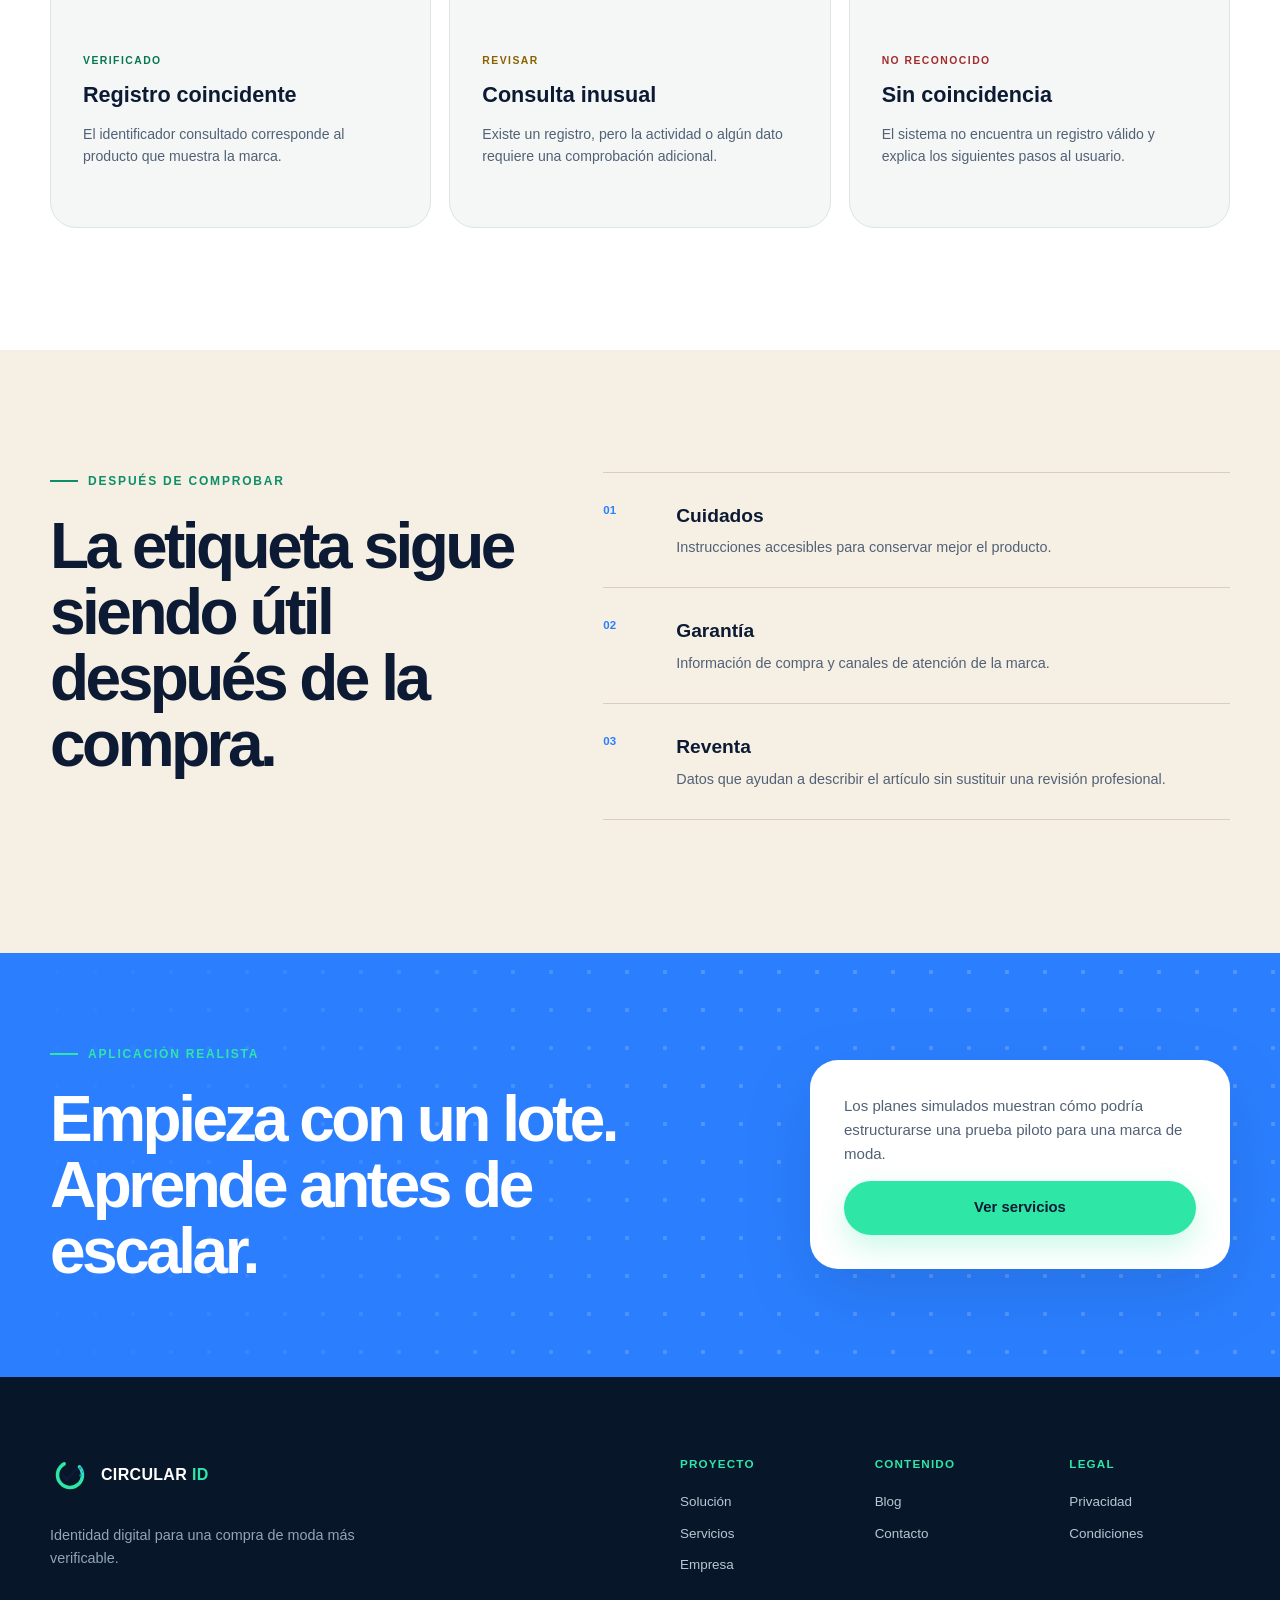
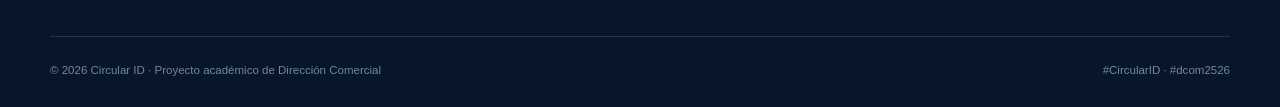
<file: web/solucion.html>
<!doctype html>
<html lang="es">
  <head>
    <meta charset="utf-8" />
    <meta name="viewport" content="width=device-width, initial-scale=1" />
    <meta name="description" content="Descubre cómo Circular ID conecta una prenda con el registro de su marca mediante NFC y QR." />
    <meta name="theme-color" content="#0c1b33" />
    <title>Solución | Circular ID</title>
    <script>document.documentElement.classList.add("has-js");</script>
    <link rel="icon" href="assets/simbolo-circular-id.svg" type="image/svg+xml" />
    <link rel="stylesheet" href="styles.css?v=2" />
    <script src="app.js" defer></script>
  </head>
  <body>
    <a class="skip-link" href="#contenido">Saltar al contenido</a>
    <header class="site-header" data-header>
      <div class="shell nav-shell">
        <a class="brand" href="index.html" aria-label="Circular ID, volver al inicio">
          <img src="assets/simbolo-circular-id.svg" alt="" width="42" height="42" />
          <span class="brand-name">CIRCULAR <strong>ID</strong></span>
        </a>
        <button class="nav-toggle" type="button" aria-expanded="false" aria-controls="main-nav">
          <span class="sr-only">Abrir menú</span><span></span><span></span><span></span>
        </button>
        <nav class="main-nav" id="main-nav" aria-label="Navegación principal">
          <a href="solucion.html" aria-current="page">Solución</a>
          <a href="servicios.html">Servicios</a>
          <a href="empresa.html">Empresa</a>
          <a href="blog.html">Blog</a>
          <a class="button button-small button-dark" href="contacto.html">Solicitar demo</a>
        </nav>
      </div>
    </header>

    <main id="contenido">
      <section class="page-hero page-hero-solution">
        <div class="page-grid"></div>
        <div class="shell page-hero-grid">
          <div data-reveal>
            <p class="breadcrumbs"><a href="index.html">Inicio</a><span>/</span>Solución</p>
            <p class="eyebrow"><span></span> Cómo funciona</p>
            <h1>Una identidad digital<br />para cada prenda.</h1>
            <p class="page-lead">Circular ID une una etiqueta física NFC + QR con el registro creado por la marca. El comprador consulta ese registro desde su móvil y recibe una respuesta comprensible.</p>
            <div class="hero-actions">
              <a class="button button-primary" href="contacto.html">Ver una demostración</a>
              <a class="text-link" href="#recorrido">Explorar el recorrido <span aria-hidden="true">↓</span></a>
            </div>
          </div>
          <div class="identity-visual" aria-label="Representación de una etiqueta conectada con una ficha de producto" data-reveal>
            <div class="identity-tag">
              <span class="identity-tag-brand">CIRCULAR <strong>ID</strong></span>
              <div class="identity-symbol"><span>✓</span></div>
              <strong>ID 040-871-ES</strong>
              <small>NFC + QR</small>
            </div>
            <div class="identity-connector"><i></i><i></i><i></i></div>
            <div class="identity-card">
              <span class="verification-dot"></span>
              <small>REGISTRO ENCONTRADO</small>
              <strong>Chaqueta · Colección 04</strong>
              <p>La identidad consultada coincide con el registro mostrado por la marca.</p>
            </div>
          </div>
        </div>
      </section>

      <section class="section" id="recorrido">
        <div class="shell">
          <div class="section-heading" data-reveal>
            <div><p class="eyebrow"><span></span> Del alta a la consulta</p><h2>Tres momentos.<br />Una experiencia continua.</h2></div>
            <p>La tecnología organiza la evidencia; la interfaz explica al usuario qué se ha encontrado y qué no puede concluirse.</p>
          </div>
          <ol class="process-list">
            <li data-reveal><span>01</span><div><h3>Registro por la marca</h3><p>La marca asigna un identificador único a una unidad o lote y lo relaciona con los datos esenciales del producto.</p></div><strong>ORIGEN</strong></li>
            <li data-reveal><span>02</span><div><h3>Etiqueta física dual</h3><p>El NFC permite acercar el móvil; el QR ofrece una vía visual compatible con cualquier cámara. Ambos conducen a la misma ficha.</p></div><strong>ACCESO</strong></li>
            <li data-reveal><span>03</span><div><h3>Respuesta en pantalla</h3><p>La consulta muestra el estado del registro, el producto asociado y servicios como cuidados, garantía o preparación para reventa.</p></div><strong>CONFIANZA</strong></li>
          </ol>
        </div>
      </section>

      <section class="section dual-section">
        <div class="shell dual-layout">
          <div data-reveal>
            <p class="eyebrow eyebrow-light"><span></span> Tecnología dual</p>
            <h2>NFC para acercar.<br />QR para escanear.</h2>
            <p>Dos vías de acceso reducen fricción y hacen la experiencia más inclusiva. La seguridad no depende de un dibujo impreso, sino de cómo la marca gestiona el identificador y su registro.</p>
          </div>
          <div class="tech-comparison" data-reveal>
            <article><span class="tech-letter">N</span><div><h3>NFC</h3><p>Interacción por proximidad, útil para una experiencia rápida y para incorporar chips con mayores capacidades de protección.</p></div></article>
            <article><span class="tech-letter">Q</span><div><h3>QR</h3><p>Acceso universal y visible. Funciona como alternativa y facilita que el usuario entienda dónde iniciar la consulta.</p></div></article>
            <p class="comparison-note">Ninguna tecnología debe presentarse como infalible. Circular ID comunica evidencias y posibles incidencias.</p>
          </div>
        </div>
      </section>

      <section class="section status-section">
        <div class="shell">
          <div class="section-heading" data-reveal>
            <div><p class="eyebrow"><span></span> Respuestas honestas</p><h2>Tres estados que el comprador puede entender.</h2></div>
            <p>La solución evita convertir una comprobación técnica en una promesa absoluta sobre todo el producto.</p>
          </div>
          <div class="status-grid">
            <article class="status-card status-ok" data-reveal><span>✓</span><small>VERIFICADO</small><h3>Registro coincidente</h3><p>El identificador consultado corresponde al producto que muestra la marca.</p></article>
            <article class="status-card status-review" data-reveal><span>!</span><small>REVISAR</small><h3>Consulta inusual</h3><p>Existe un registro, pero la actividad o algún dato requiere una comprobación adicional.</p></article>
            <article class="status-card status-unknown" data-reveal><span>×</span><small>NO RECONOCIDO</small><h3>Sin coincidencia</h3><p>El sistema no encuentra un registro válido y explica los siguientes pasos al usuario.</p></article>
          </div>
        </div>
      </section>

      <section class="section lifecycle-section">
        <div class="shell lifecycle-layout">
          <div data-reveal>
            <p class="eyebrow"><span></span> Después de comprobar</p>
            <h2>La etiqueta sigue siendo útil después de la compra.</h2>
          </div>
          <div class="lifecycle-list">
            <article data-reveal><span>01</span><div><h3>Cuidados</h3><p>Instrucciones accesibles para conservar mejor el producto.</p></div></article>
            <article data-reveal><span>02</span><div><h3>Garantía</h3><p>Información de compra y canales de atención de la marca.</p></div></article>
            <article data-reveal><span>03</span><div><h3>Reventa</h3><p>Datos que ayudan a describir el artículo sin sustituir una revisión profesional.</p></div></article>
          </div>
        </div>
      </section>

      <section class="cta-section cta-compact">
        <div class="cta-pattern"></div>
        <div class="shell cta-layout">
          <div data-reveal><p class="eyebrow eyebrow-light"><span></span> Aplicación realista</p><h2>Empieza con un lote.<br />Aprende antes de escalar.</h2></div>
          <div class="cta-card" data-reveal><p>Los planes simulados muestran cómo podría estructurarse una prueba piloto para una marca de moda.</p><a class="button button-primary button-full" href="servicios.html">Ver servicios</a></div>
        </div>
      </section>
    </main>

    <footer class="site-footer">
      <div class="shell footer-top">
        <div><a class="brand brand-footer" href="index.html"><img src="assets/simbolo-circular-id.svg" alt="" width="42" height="42" /><span class="brand-name">CIRCULAR <strong>ID</strong></span></a><p>Identidad digital para una compra de moda más verificable.</p></div>
        <div class="footer-nav"><div><strong>Proyecto</strong><a href="solucion.html">Solución</a><a href="servicios.html">Servicios</a><a href="empresa.html">Empresa</a></div><div><strong>Contenido</strong><a href="blog.html">Blog</a><a href="contacto.html">Contacto</a></div><div><strong>Legal</strong><a href="privacidad.html">Privacidad</a><a href="condiciones.html">Condiciones</a></div></div>
      </div>
      <div class="shell footer-bottom"><span>© 2026 Circular ID · Proyecto académico de Dirección Comercial</span><span>#CircularID · #dcom2526</span></div>
    </footer>
    <div class="toast" role="status" aria-live="polite" data-toast></div>
  </body>
</html>
</file>
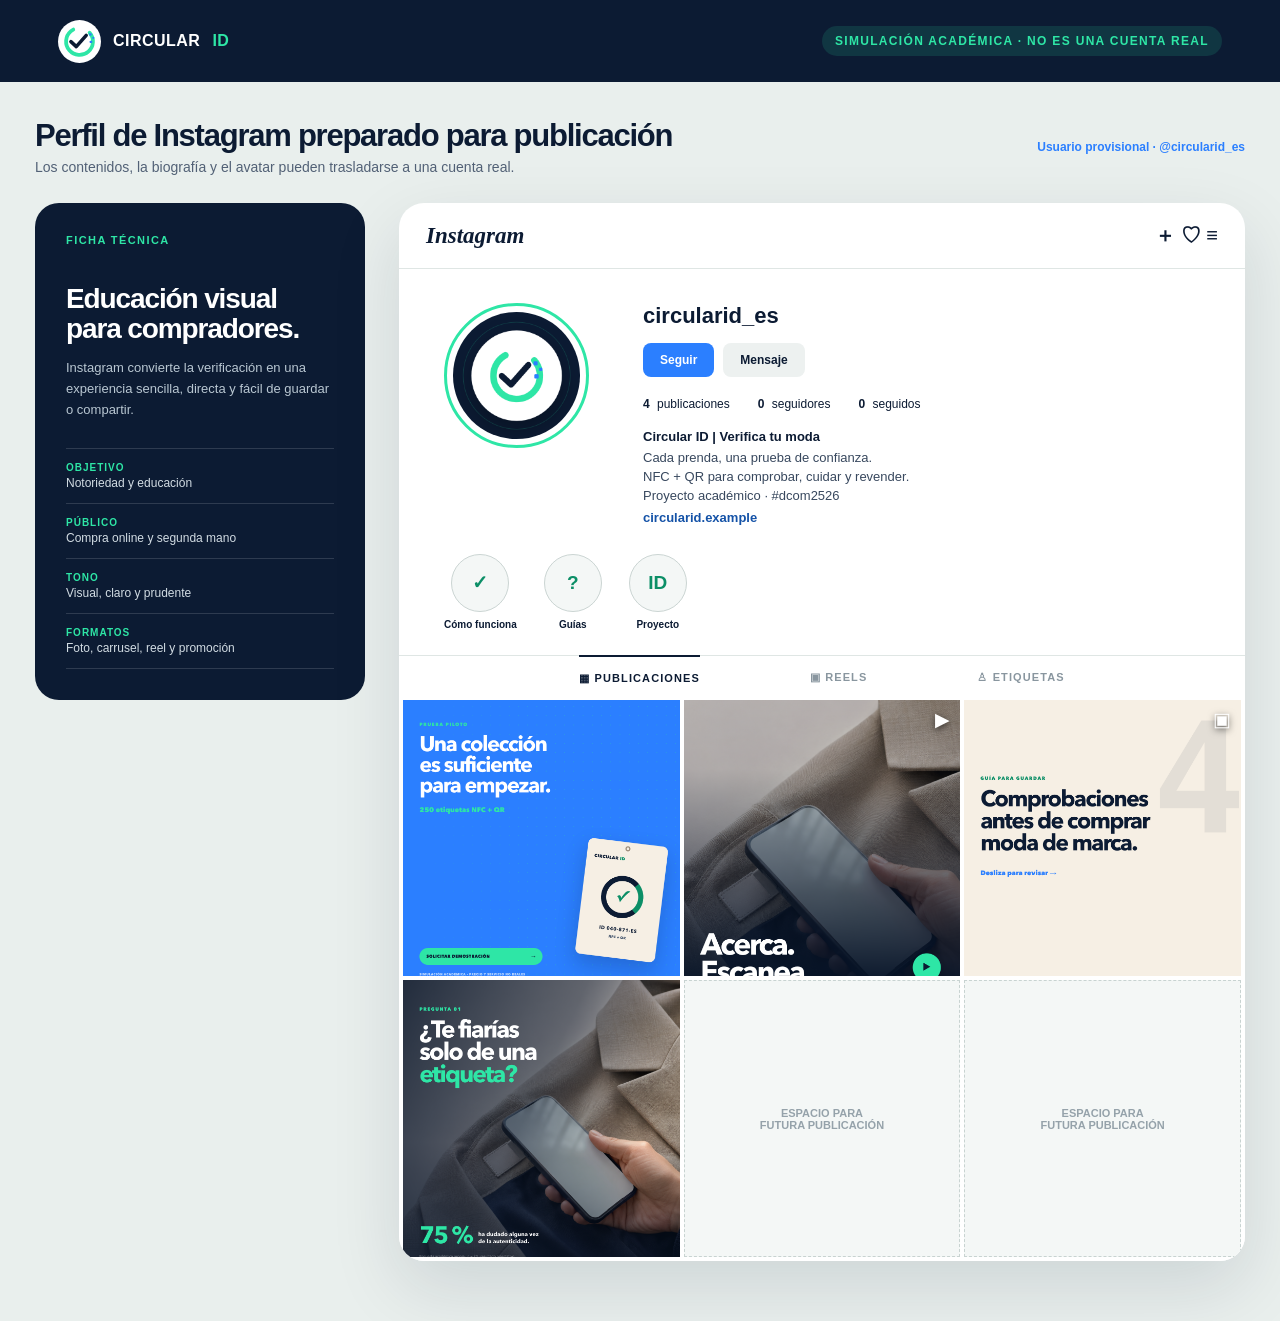
<file: social/mockups/instagram.html>
<!doctype html>
<html lang="es">
  <head>
    <meta charset="utf-8" />
    <meta name="viewport" content="width=device-width, initial-scale=1" />
    <title>Simulación de Instagram · Circular ID</title>
    <link rel="stylesheet" href="mockups.css" />
  </head>
  <body>
    <header class="mock-topbar"><div class="mock-brand"><img src="../../assets/brand/simbolo-circular-id.svg" alt="" />CIRCULAR <strong>ID</strong></div><span class="mock-label">SIMULACIÓN ACADÉMICA · NO ES UNA CUENTA REAL</span></header>
    <main class="mock-shell">
      <div class="mock-note"><div><h1>Perfil de Instagram preparado para publicación</h1><p>Los contenidos, la biografía y el avatar pueden trasladarse a una cuenta real.</p></div><span>Usuario provisional · @circularid_es</span></div>
      <div class="instagram-layout">
        <aside class="ig-brief"><span>FICHA TÉCNICA</span><h2>Educación visual para compradores.</h2><p>Instagram convierte la verificación en una experiencia sencilla, directa y fácil de guardar o compartir.</p><dl><div><dt>OBJETIVO</dt><dd>Notoriedad y educación</dd></div><div><dt>PÚBLICO</dt><dd>Compra online y segunda mano</dd></div><div><dt>TONO</dt><dd>Visual, claro y prudente</dd></div><div><dt>FORMATOS</dt><dd>Foto, carrusel, reel y promoción</dd></div></dl></aside>
        <section class="instagram-profile" aria-label="Simulación del perfil de Instagram">
          <div class="ig-appbar"><span>Instagram</span><span class="ig-app-icons">＋ ♡ ≡</span></div>
          <div class="ig-profile-head"><div class="ig-avatar"><img src="../assets/avatar-circular-id.png" alt="Símbolo de Circular ID" /></div><div class="ig-profile-copy"><h2>circularid_es</h2><div class="ig-actions"><button>Seguir</button><button>Mensaje</button></div><div class="ig-stats"><span><strong>4</strong> publicaciones</span><span><strong>0</strong> seguidores</span><span><strong>0</strong> seguidos</span></div><p class="ig-name">Circular ID | Verifica tu moda</p><p class="ig-bio">Cada prenda, una prueba de confianza.<br />NFC + QR para comprobar, cuidar y revender.<br />Proyecto académico · #dcom2526</p><span class="ig-link">circularid.example</span></div></div>
          <div class="ig-highlights"><div class="ig-highlight"><span>✓</span>Cómo funciona</div><div class="ig-highlight"><span>?</span>Guías</div><div class="ig-highlight"><span>ID</span>Proyecto</div></div>
          <div class="ig-tabs"><span>▦ PUBLICACIONES</span><span>▣ REELS</span><span>♙ ETIQUETAS</span></div>
          <div class="ig-grid">
            <div class="ig-post"><img src="../instagram/publicables/ig-04-promocion-piloto.png" alt="Promoción de prueba piloto" /></div>
            <div class="ig-post"><img src="../instagram/publicables/ig-03-reel-portada.png" alt="Portada del reel" /><span class="format">▶</span></div>
            <div class="ig-post"><img src="../instagram/publicables/ig-02-carrusel-01-portada.png" alt="Portada del carrusel" /><span class="format">▣</span></div>
            <div class="ig-post"><img src="../instagram/publicables/ig-01-foto-confianza.png" alt="Publicación de fotografía editorial" /></div>
            <div class="ig-post ig-post-empty">ESPACIO PARA<br />FUTURA PUBLICACIÓN</div><div class="ig-post ig-post-empty">ESPACIO PARA<br />FUTURA PUBLICACIÓN</div>
          </div>
        </section>
      </div>
    </main>
  </body>
</html>
</file>
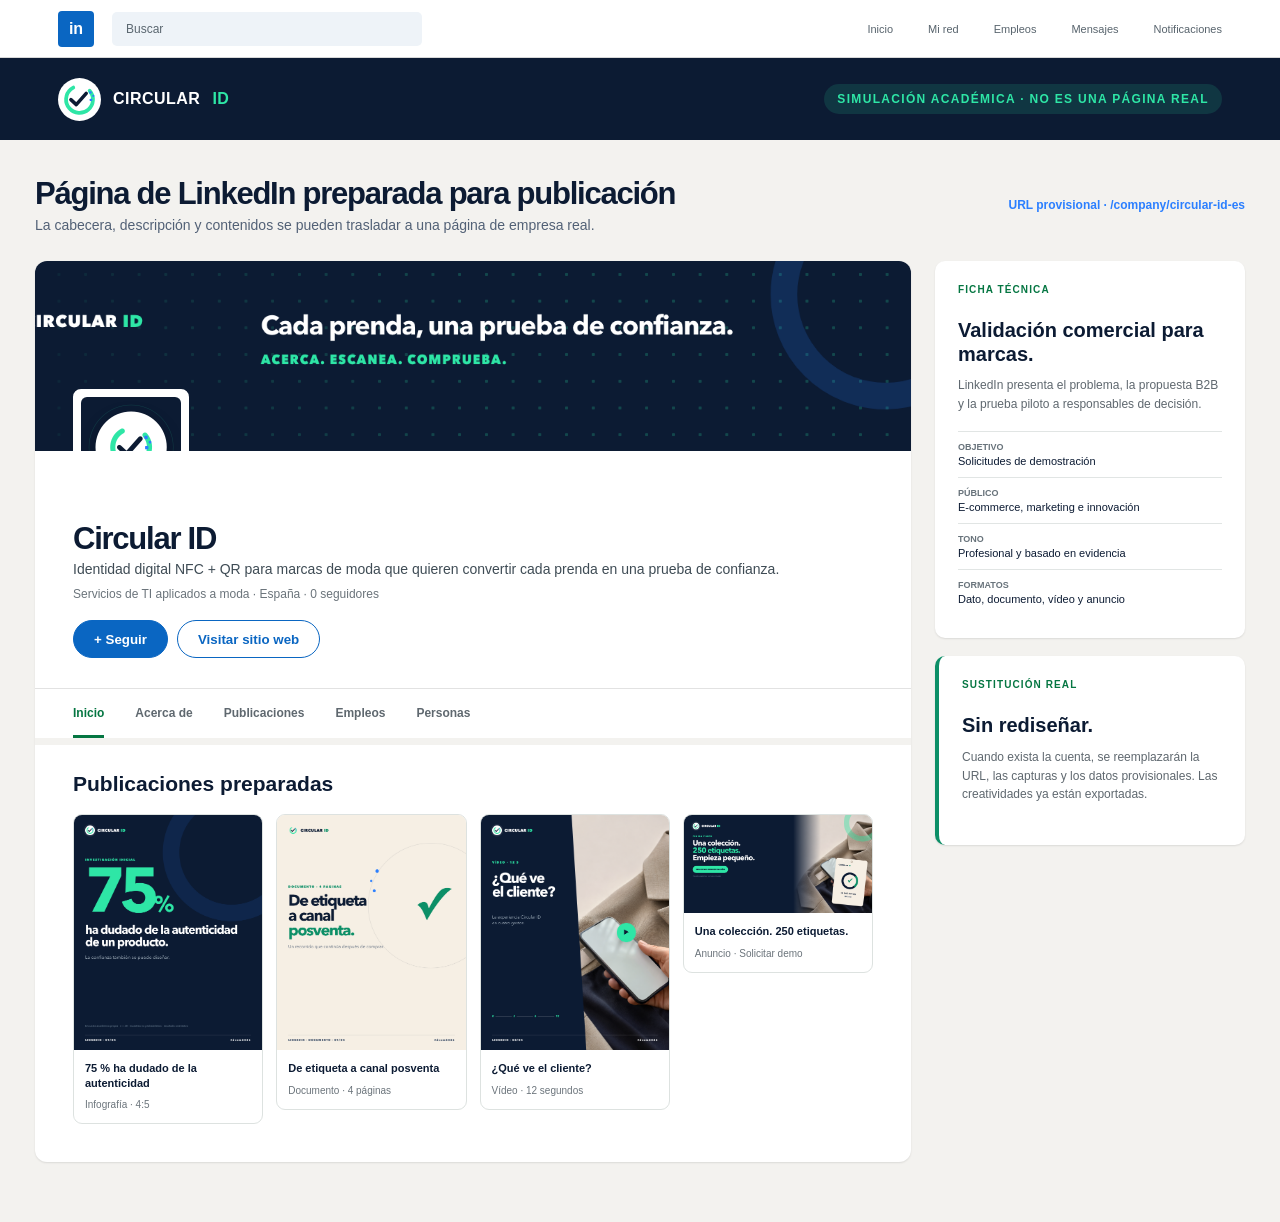
<file: social/mockups/linkedin.html>
<!doctype html>
<html lang="es">
  <head>
    <meta charset="utf-8" />
    <meta name="viewport" content="width=device-width, initial-scale=1" />
    <title>Simulación de LinkedIn · Circular ID</title>
    <link rel="stylesheet" href="mockups.css" />
  </head>
  <body class="linkedin-body">
    <header class="linkedin-topbar"><span class="in-mark">in</span><span class="li-search">Buscar</span><nav class="li-nav"><span>Inicio</span><span>Mi red</span><span>Empleos</span><span>Mensajes</span><span>Notificaciones</span></nav></header>
    <div class="mock-topbar"><div class="mock-brand"><img src="../../assets/brand/simbolo-circular-id.svg" alt="" />CIRCULAR <strong>ID</strong></div><span class="mock-label">SIMULACIÓN ACADÉMICA · NO ES UNA PÁGINA REAL</span></div>
    <main class="mock-shell">
      <div class="mock-note"><div><h1>Página de LinkedIn preparada para publicación</h1><p>La cabecera, descripción y contenidos se pueden trasladar a una página de empresa real.</p></div><span>URL provisional · /company/circular-id-es</span></div>
      <div class="linkedin-layout">
        <section class="linkedin-page" aria-label="Simulación de la página de LinkedIn">
          <div class="li-cover"><img src="../linkedin/publicables/linkedin-portada.png" alt="Portada de Circular ID" /><div class="li-logo"><img src="../assets/avatar-circular-id.png" alt="Símbolo de Circular ID" /></div></div>
          <div class="li-page-info"><h1>Circular ID</h1><p class="li-tagline">Identidad digital NFC + QR para marcas de moda que quieren convertir cada prenda en una prueba de confianza.</p><p class="li-meta">Servicios de TI aplicados a moda · España · 0 seguidores</p><div class="li-page-actions"><button>+ Seguir</button><button>Visitar sitio web</button></div></div>
          <div class="li-tabs"><span>Inicio</span><span>Acerca de</span><span>Publicaciones</span><span>Empleos</span><span>Personas</span></div>
          <div class="li-content"><h2>Publicaciones preparadas</h2><div class="li-post-grid">
            <article class="li-preview-card"><img src="../linkedin/publicables/li-01-dato-confianza.png" alt="Dato de investigación" /><div><strong>75 % ha dudado de la autenticidad</strong><span>Infografía · 4:5</span></div></article>
            <article class="li-preview-card"><img src="../linkedin/publicables/li-02-carrusel-01-portada.png" alt="Documento posventa" /><div><strong>De etiqueta a canal posventa</strong><span>Documento · 4 páginas</span></div></article>
            <article class="li-preview-card"><img src="../linkedin/publicables/li-03-video-portada.png" alt="Vídeo demostrativo" /><div><strong>¿Qué ve el cliente?</strong><span>Vídeo · 12 segundos</span></div></article>
            <article class="li-preview-card li-preview-card--wide"><img src="../linkedin/publicables/li-04-anuncio-piloto.png" alt="Anuncio de prueba piloto" /><div><strong>Una colección. 250 etiquetas.</strong><span>Anuncio · Solicitar demo</span></div></article>
          </div></div>
        </section>
        <aside class="li-side"><div class="li-side-card"><span>FICHA TÉCNICA</span><h2>Validación comercial para marcas.</h2><p>LinkedIn presenta el problema, la propuesta B2B y la prueba piloto a responsables de decisión.</p><dl class="li-facts"><div><dt>Objetivo</dt><dd>Solicitudes de demostración</dd></div><div><dt>Público</dt><dd>E-commerce, marketing e innovación</dd></div><div><dt>Tono</dt><dd>Profesional y basado en evidencia</dd></div><div><dt>Formatos</dt><dd>Dato, documento, vídeo y anuncio</dd></div></dl></div><div class="li-side-card li-warning"><span>SUSTITUCIÓN REAL</span><h2>Sin rediseñar.</h2><p>Cuando exista la cuenta, se reemplazarán la URL, las capturas y los datos provisionales. Las creatividades ya están exportadas.</p></div></aside>
      </div>
    </main>
  </body>
</html>
</file>
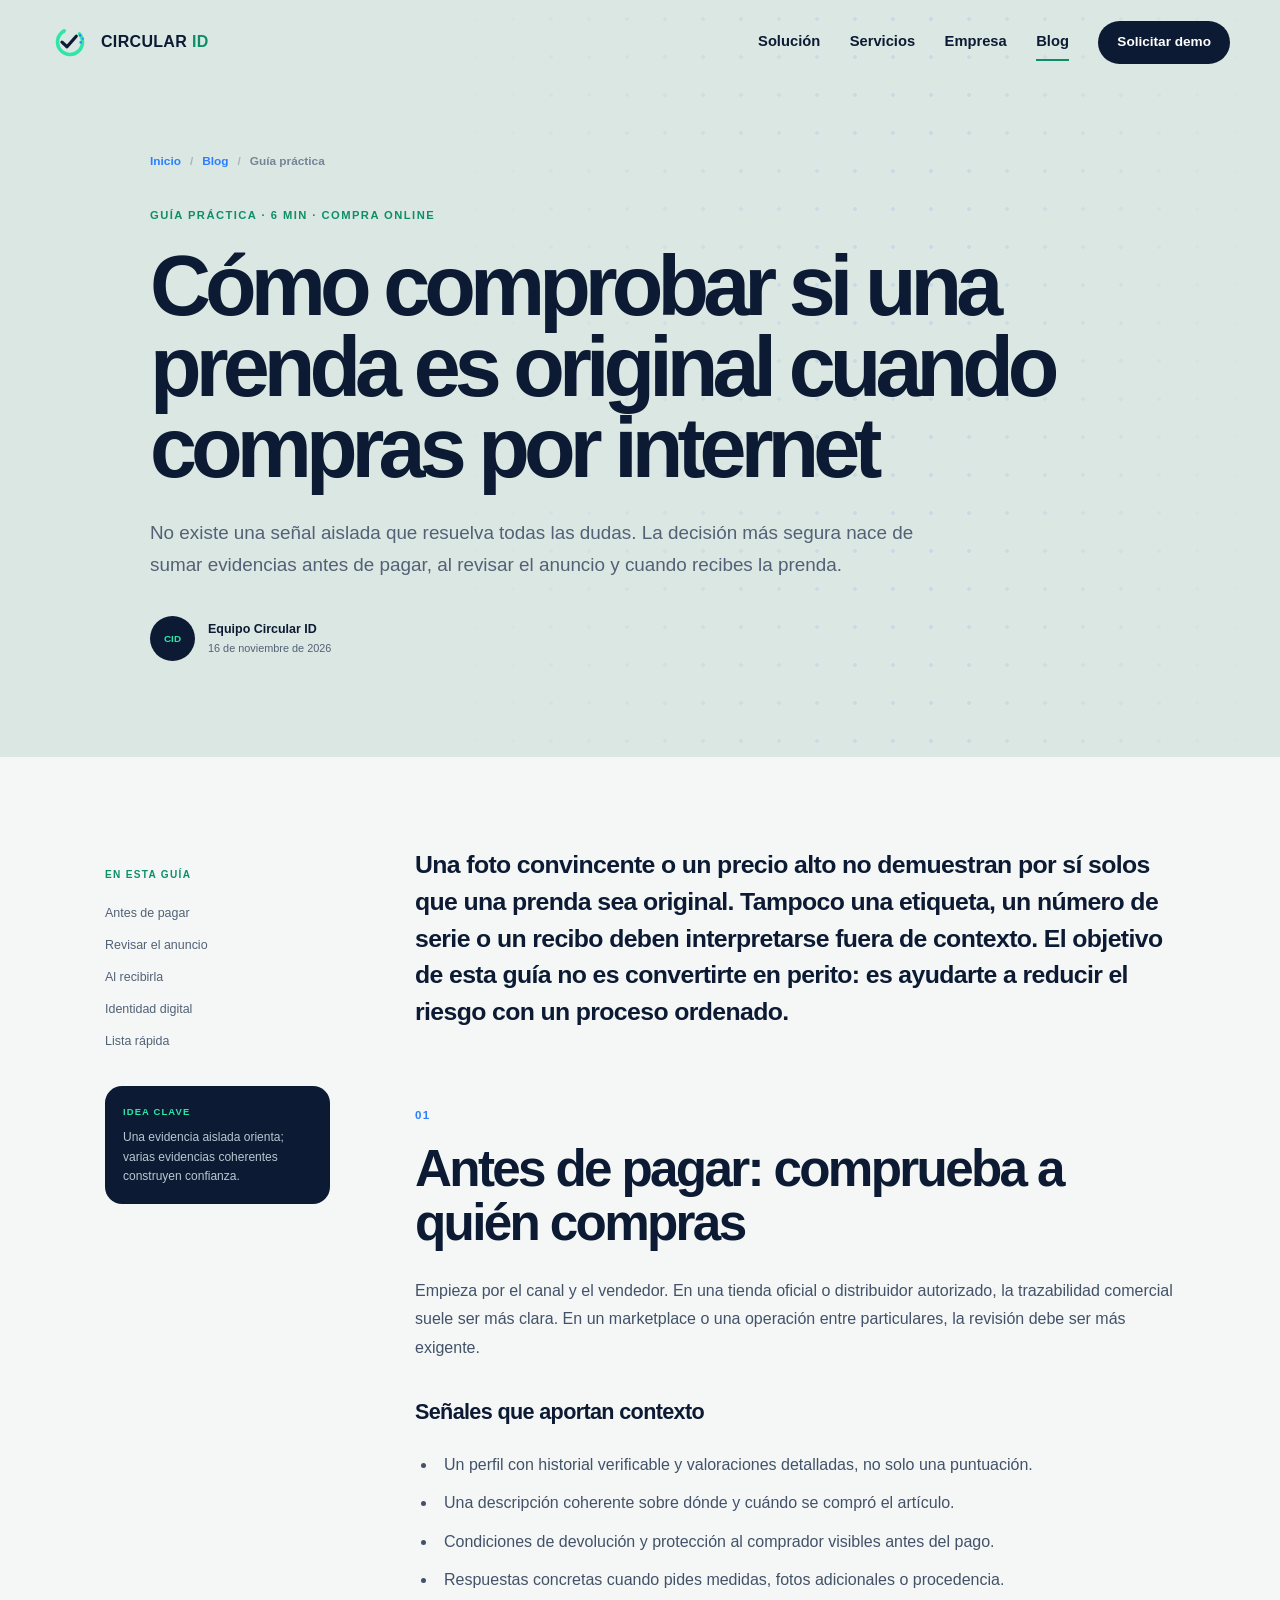
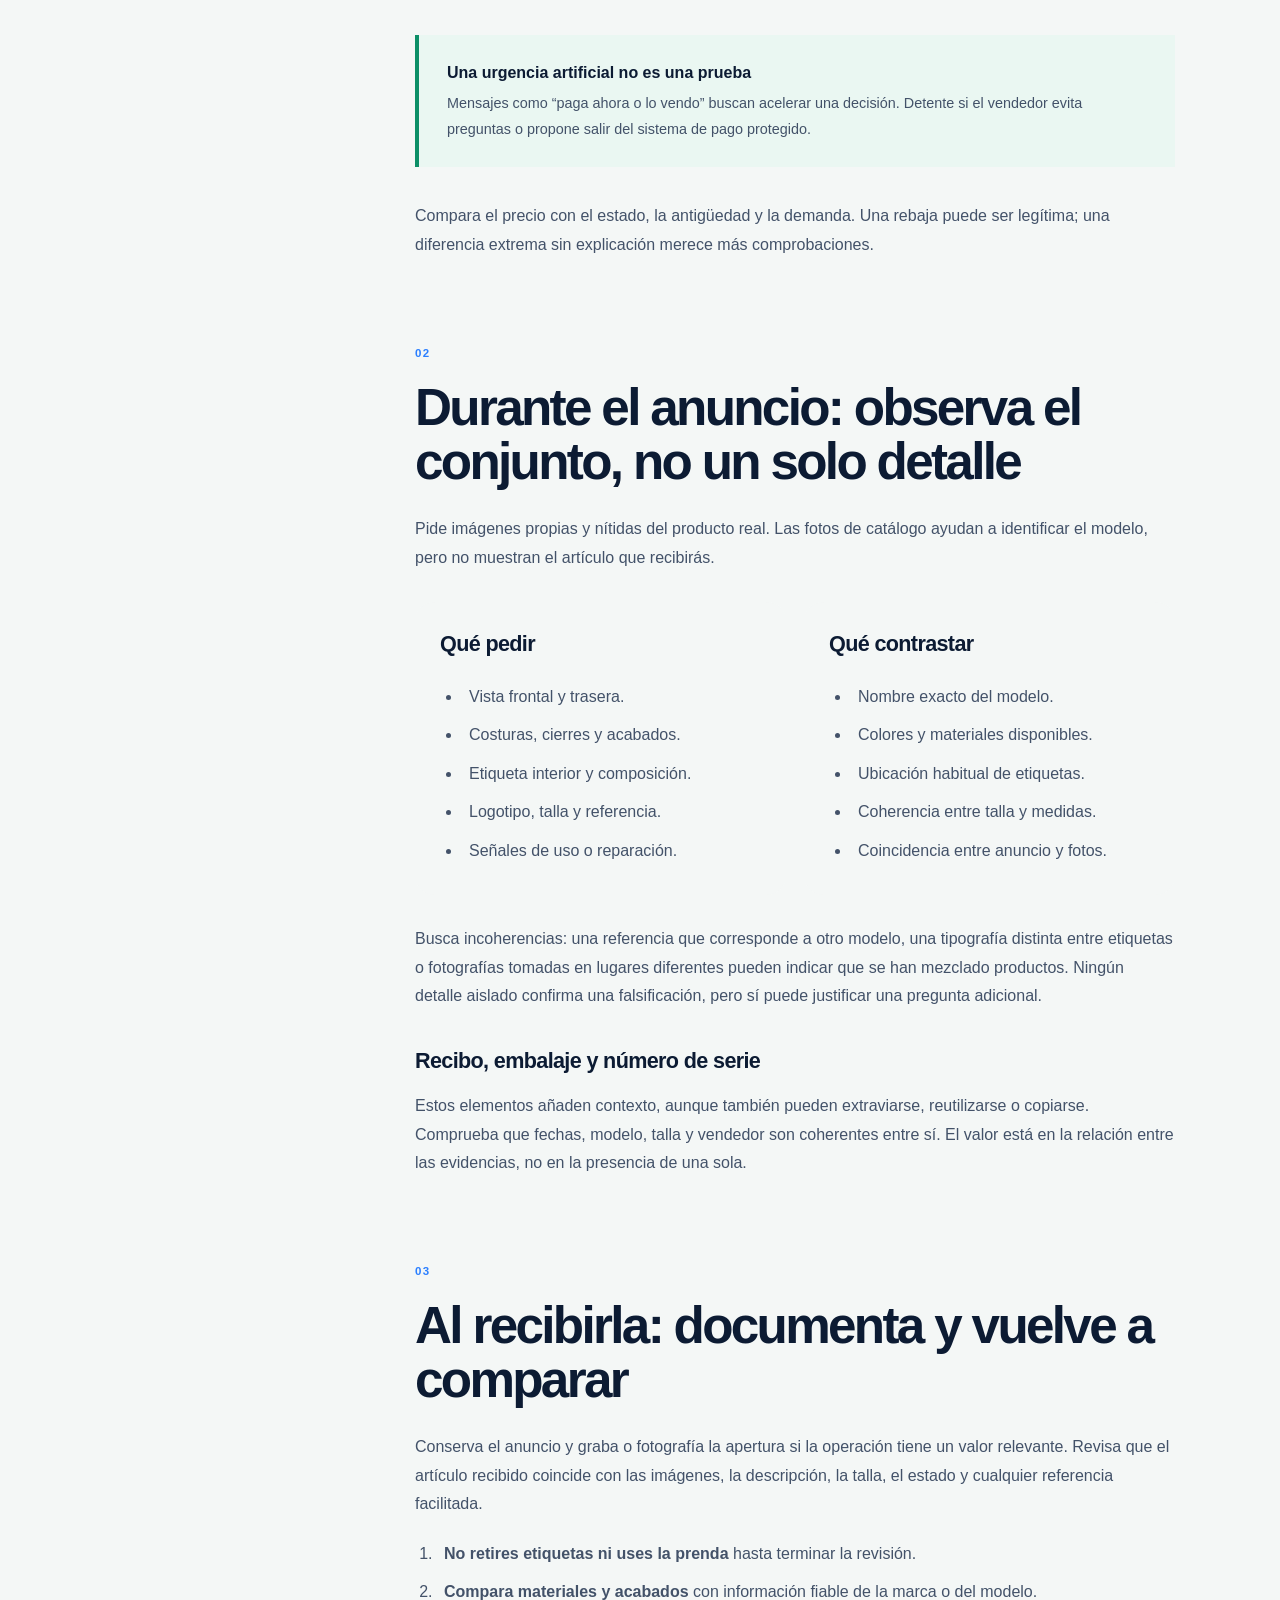
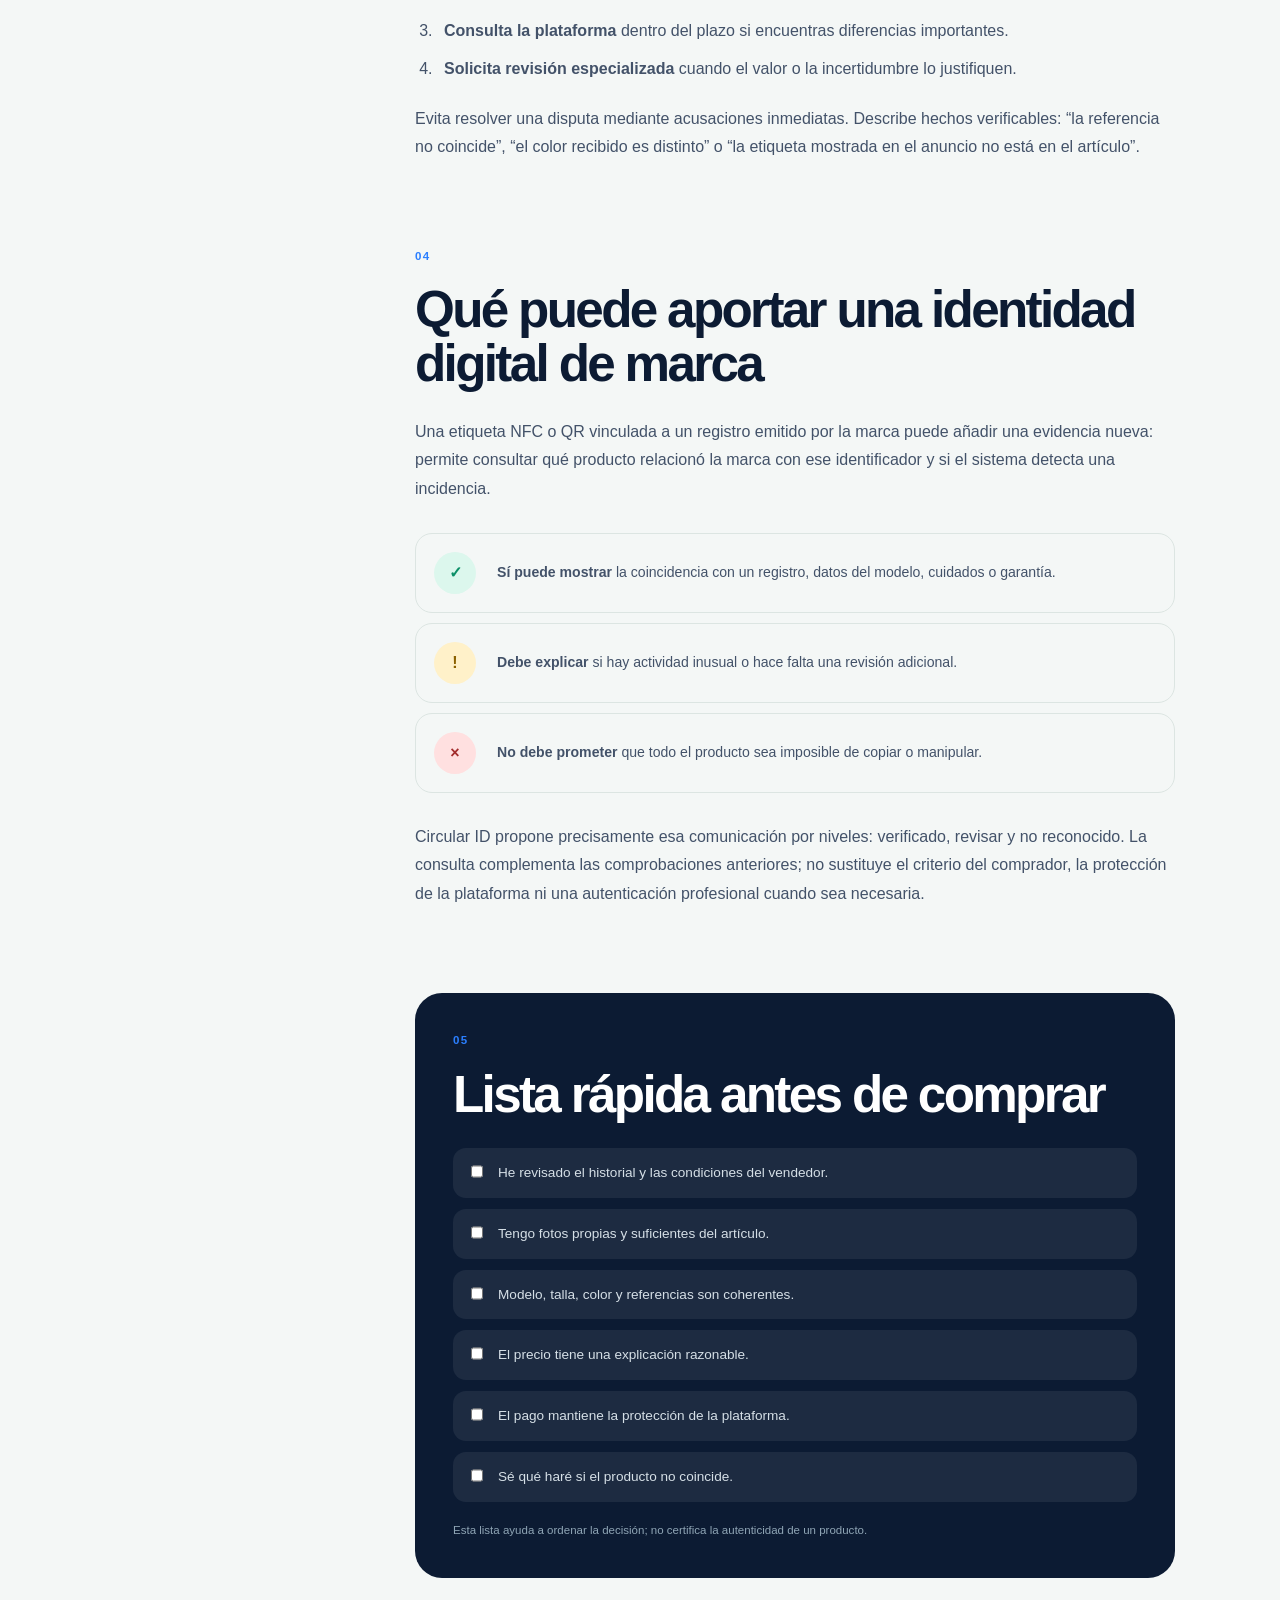
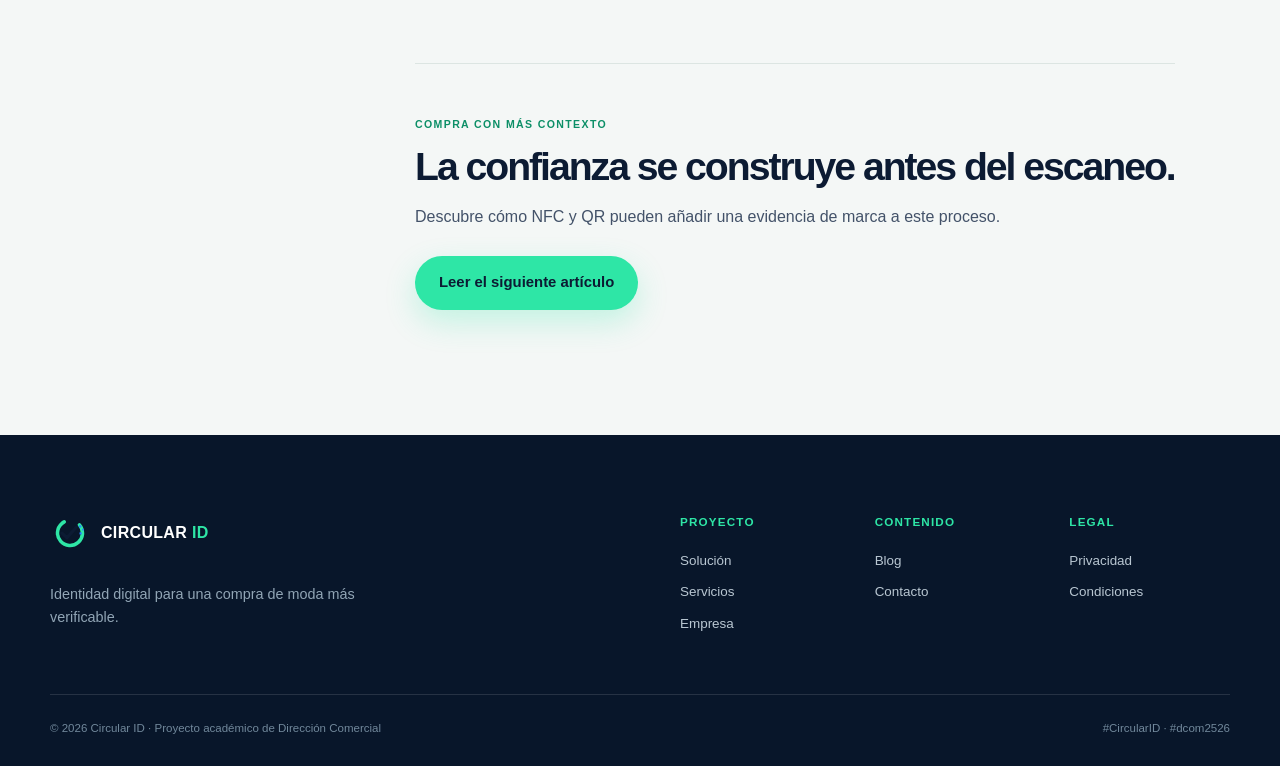
<file: web/blog/como-comprobar-prenda-original.html>
<!doctype html>
<html lang="es">
  <head>
    <meta charset="utf-8" />
    <meta name="viewport" content="width=device-width, initial-scale=1" />
    <meta name="description" content="Guía práctica para revisar vendedor, producto y evidencias al comprar ropa de marca por internet." />
    <meta name="theme-color" content="#0c1b33" />
    <title>Cómo comprobar si una prenda es original | Circular ID</title>
    <script>document.documentElement.classList.add("has-js");</script>
    <link rel="icon" href="../assets/simbolo-circular-id.svg" type="image/svg+xml" />
    <link rel="stylesheet" href="../styles.css?v=2" />
    <script src="../app.js" defer></script>
  </head>
  <body>
    <a class="skip-link" href="#contenido">Saltar al contenido</a>
    <header class="site-header" data-header><div class="shell nav-shell"><a class="brand" href="../index.html" aria-label="Circular ID, volver al inicio"><img src="../assets/simbolo-circular-id.svg" alt="" width="42" height="42" /><span class="brand-name">CIRCULAR <strong>ID</strong></span></a><button class="nav-toggle" type="button" aria-expanded="false" aria-controls="main-nav"><span class="sr-only">Abrir menú</span><span></span><span></span><span></span></button><nav class="main-nav" id="main-nav" aria-label="Navegación principal"><a href="../solucion.html">Solución</a><a href="../servicios.html">Servicios</a><a href="../empresa.html">Empresa</a><a href="../blog.html" aria-current="page">Blog</a><a class="button button-small button-dark" href="../contacto.html">Solicitar demo</a></nav></div></header>
    <main id="contenido">
      <article>
        <header class="article-hero article-hero-check"><div class="page-grid"></div><div class="shell"><p class="breadcrumbs"><a href="../index.html">Inicio</a><span>/</span><a href="../blog.html">Blog</a><span>/</span>Guía práctica</p><p class="article-meta">GUÍA PRÁCTICA · 6 MIN · COMPRA ONLINE</p><h1>Cómo comprobar si una prenda es original cuando compras por internet</h1><p class="article-deck">No existe una señal aislada que resuelva todas las dudas. La decisión más segura nace de sumar evidencias antes de pagar, al revisar el anuncio y cuando recibes la prenda.</p><div class="article-byline"><span>CID</span><div><strong>Equipo Circular ID</strong><small>16 de noviembre de 2026</small></div></div></div></header>

        <div class="shell article-layout">
          <aside class="article-aside"><strong>EN ESTA GUÍA</strong><a href="#antes">Antes de pagar</a><a href="#anuncio">Revisar el anuncio</a><a href="#recibir">Al recibirla</a><a href="#identidad">Identidad digital</a><a href="#checklist">Lista rápida</a><div class="aside-share"><span>IDEA CLAVE</span><p>Una evidencia aislada orienta; varias evidencias coherentes construyen confianza.</p></div></aside>
          <div class="article-content">
            <p class="article-intro">Una foto convincente o un precio alto no demuestran por sí solos que una prenda sea original. Tampoco una etiqueta, un número de serie o un recibo deben interpretarse fuera de contexto. El objetivo de esta guía no es convertirte en perito: es ayudarte a reducir el riesgo con un proceso ordenado.</p>

            <section id="antes"><span class="section-number">01</span><h2>Antes de pagar: comprueba a quién compras</h2><p>Empieza por el canal y el vendedor. En una tienda oficial o distribuidor autorizado, la trazabilidad comercial suele ser más clara. En un marketplace o una operación entre particulares, la revisión debe ser más exigente.</p><h3>Señales que aportan contexto</h3><ul><li>Un perfil con historial verificable y valoraciones detalladas, no solo una puntuación.</li><li>Una descripción coherente sobre dónde y cuándo se compró el artículo.</li><li>Condiciones de devolución y protección al comprador visibles antes del pago.</li><li>Respuestas concretas cuando pides medidas, fotos adicionales o procedencia.</li></ul><div class="article-callout"><strong>Una urgencia artificial no es una prueba</strong><p>Mensajes como “paga ahora o lo vendo” buscan acelerar una decisión. Detente si el vendedor evita preguntas o propone salir del sistema de pago protegido.</p></div><p>Compara el precio con el estado, la antigüedad y la demanda. Una rebaja puede ser legítima; una diferencia extrema sin explicación merece más comprobaciones.</p></section>

            <section id="anuncio"><span class="section-number">02</span><h2>Durante el anuncio: observa el conjunto, no un solo detalle</h2><p>Pide imágenes propias y nítidas del producto real. Las fotos de catálogo ayudan a identificar el modelo, pero no muestran el artículo que recibirás.</p><div class="article-columns"><div><h3>Qué pedir</h3><ul><li>Vista frontal y trasera.</li><li>Costuras, cierres y acabados.</li><li>Etiqueta interior y composición.</li><li>Logotipo, talla y referencia.</li><li>Señales de uso o reparación.</li></ul></div><div><h3>Qué contrastar</h3><ul><li>Nombre exacto del modelo.</li><li>Colores y materiales disponibles.</li><li>Ubicación habitual de etiquetas.</li><li>Coherencia entre talla y medidas.</li><li>Coincidencia entre anuncio y fotos.</li></ul></div></div><p>Busca incoherencias: una referencia que corresponde a otro modelo, una tipografía distinta entre etiquetas o fotografías tomadas en lugares diferentes pueden indicar que se han mezclado productos. Ningún detalle aislado confirma una falsificación, pero sí puede justificar una pregunta adicional.</p><h3>Recibo, embalaje y número de serie</h3><p>Estos elementos añaden contexto, aunque también pueden extraviarse, reutilizarse o copiarse. Comprueba que fechas, modelo, talla y vendedor son coherentes entre sí. El valor está en la relación entre las evidencias, no en la presencia de una sola.</p></section>

            <section id="recibir"><span class="section-number">03</span><h2>Al recibirla: documenta y vuelve a comparar</h2><p>Conserva el anuncio y graba o fotografía la apertura si la operación tiene un valor relevante. Revisa que el artículo recibido coincide con las imágenes, la descripción, la talla, el estado y cualquier referencia facilitada.</p><ol><li><strong>No retires etiquetas ni uses la prenda</strong> hasta terminar la revisión.</li><li><strong>Compara materiales y acabados</strong> con información fiable de la marca o del modelo.</li><li><strong>Consulta la plataforma</strong> dentro del plazo si encuentras diferencias importantes.</li><li><strong>Solicita revisión especializada</strong> cuando el valor o la incertidumbre lo justifiquen.</li></ol><p>Evita resolver una disputa mediante acusaciones inmediatas. Describe hechos verificables: “la referencia no coincide”, “el color recibido es distinto” o “la etiqueta mostrada en el anuncio no está en el artículo”.</p></section>

            <section id="identidad"><span class="section-number">04</span><h2>Qué puede aportar una identidad digital de marca</h2><p>Una etiqueta NFC o QR vinculada a un registro emitido por la marca puede añadir una evidencia nueva: permite consultar qué producto relacionó la marca con ese identificador y si el sistema detecta una incidencia.</p><div class="article-evidence"><div><span>✓</span><p><strong>Sí puede mostrar</strong> la coincidencia con un registro, datos del modelo, cuidados o garantía.</p></div><div><span>!</span><p><strong>Debe explicar</strong> si hay actividad inusual o hace falta una revisión adicional.</p></div><div><span>×</span><p><strong>No debe prometer</strong> que todo el producto sea imposible de copiar o manipular.</p></div></div><p>Circular ID propone precisamente esa comunicación por niveles: verificado, revisar y no reconocido. La consulta complementa las comprobaciones anteriores; no sustituye el criterio del comprador, la protección de la plataforma ni una autenticación profesional cuando sea necesaria.</p></section>

            <section id="checklist" class="checklist-section"><span class="section-number">05</span><h2>Lista rápida antes de comprar</h2><div class="reader-checklist"><label><input type="checkbox" />He revisado el historial y las condiciones del vendedor.</label><label><input type="checkbox" />Tengo fotos propias y suficientes del artículo.</label><label><input type="checkbox" />Modelo, talla, color y referencias son coherentes.</label><label><input type="checkbox" />El precio tiene una explicación razonable.</label><label><input type="checkbox" />El pago mantiene la protección de la plataforma.</label><label><input type="checkbox" />Sé qué haré si el producto no coincide.</label></div><p class="checklist-note">Esta lista ayuda a ordenar la decisión; no certifica la autenticidad de un producto.</p></section>

            <footer class="article-end"><span>COMPRA CON MÁS CONTEXTO</span><h2>La confianza se construye antes del escaneo.</h2><p>Descubre cómo NFC y QR pueden añadir una evidencia de marca a este proceso.</p><a class="button button-primary" href="nfc-qr-identidad-digital-ropa.html">Leer el siguiente artículo</a></footer>
          </div>
        </div>
      </article>
    </main>
    <footer class="site-footer"><div class="shell footer-top"><div><a class="brand brand-footer" href="../index.html"><img src="../assets/simbolo-circular-id.svg" alt="" width="42" height="42" /><span class="brand-name">CIRCULAR <strong>ID</strong></span></a><p>Identidad digital para una compra de moda más verificable.</p></div><div class="footer-nav"><div><strong>Proyecto</strong><a href="../solucion.html">Solución</a><a href="../servicios.html">Servicios</a><a href="../empresa.html">Empresa</a></div><div><strong>Contenido</strong><a href="../blog.html">Blog</a><a href="../contacto.html">Contacto</a></div><div><strong>Legal</strong><a href="../privacidad.html">Privacidad</a><a href="../condiciones.html">Condiciones</a></div></div></div><div class="shell footer-bottom"><span>© 2026 Circular ID · Proyecto académico de Dirección Comercial</span><span>#CircularID · #dcom2526</span></div></footer><div class="toast" role="status" aria-live="polite" data-toast></div>
  </body>
</html>
</file>
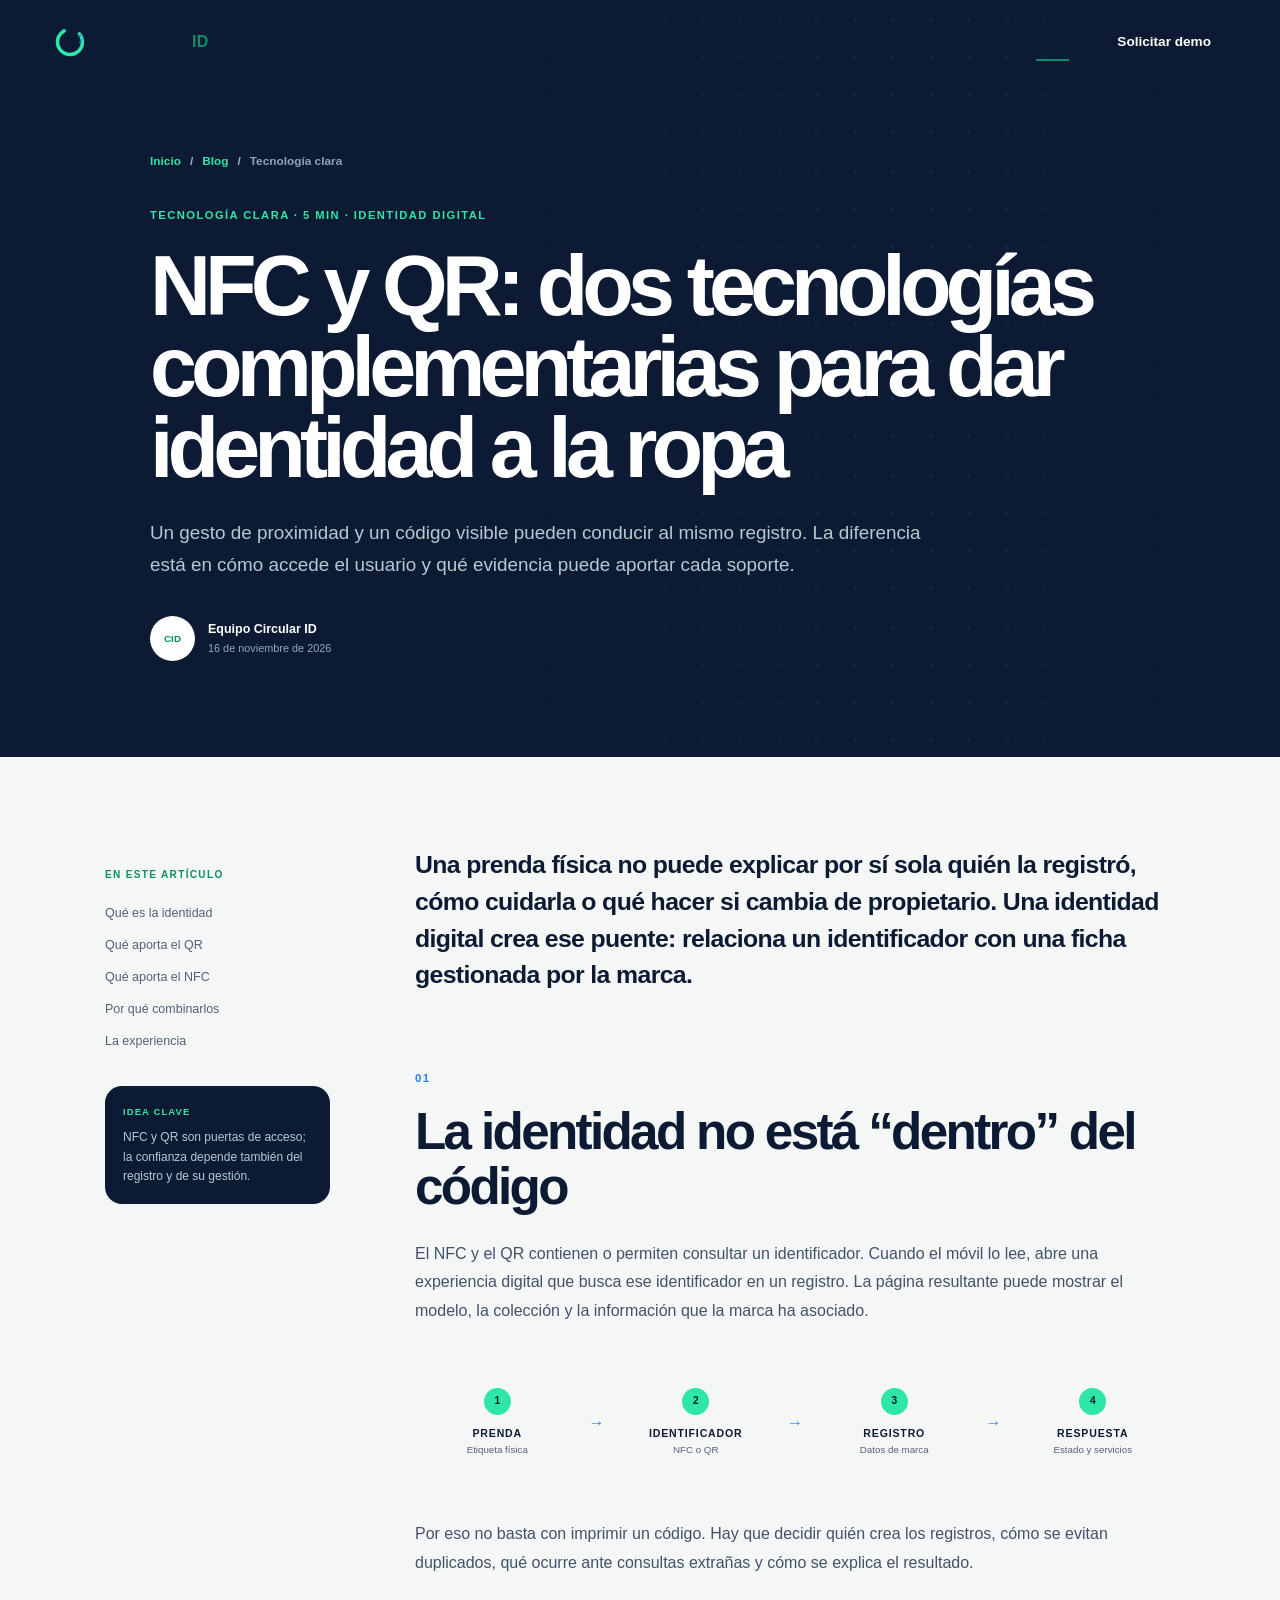
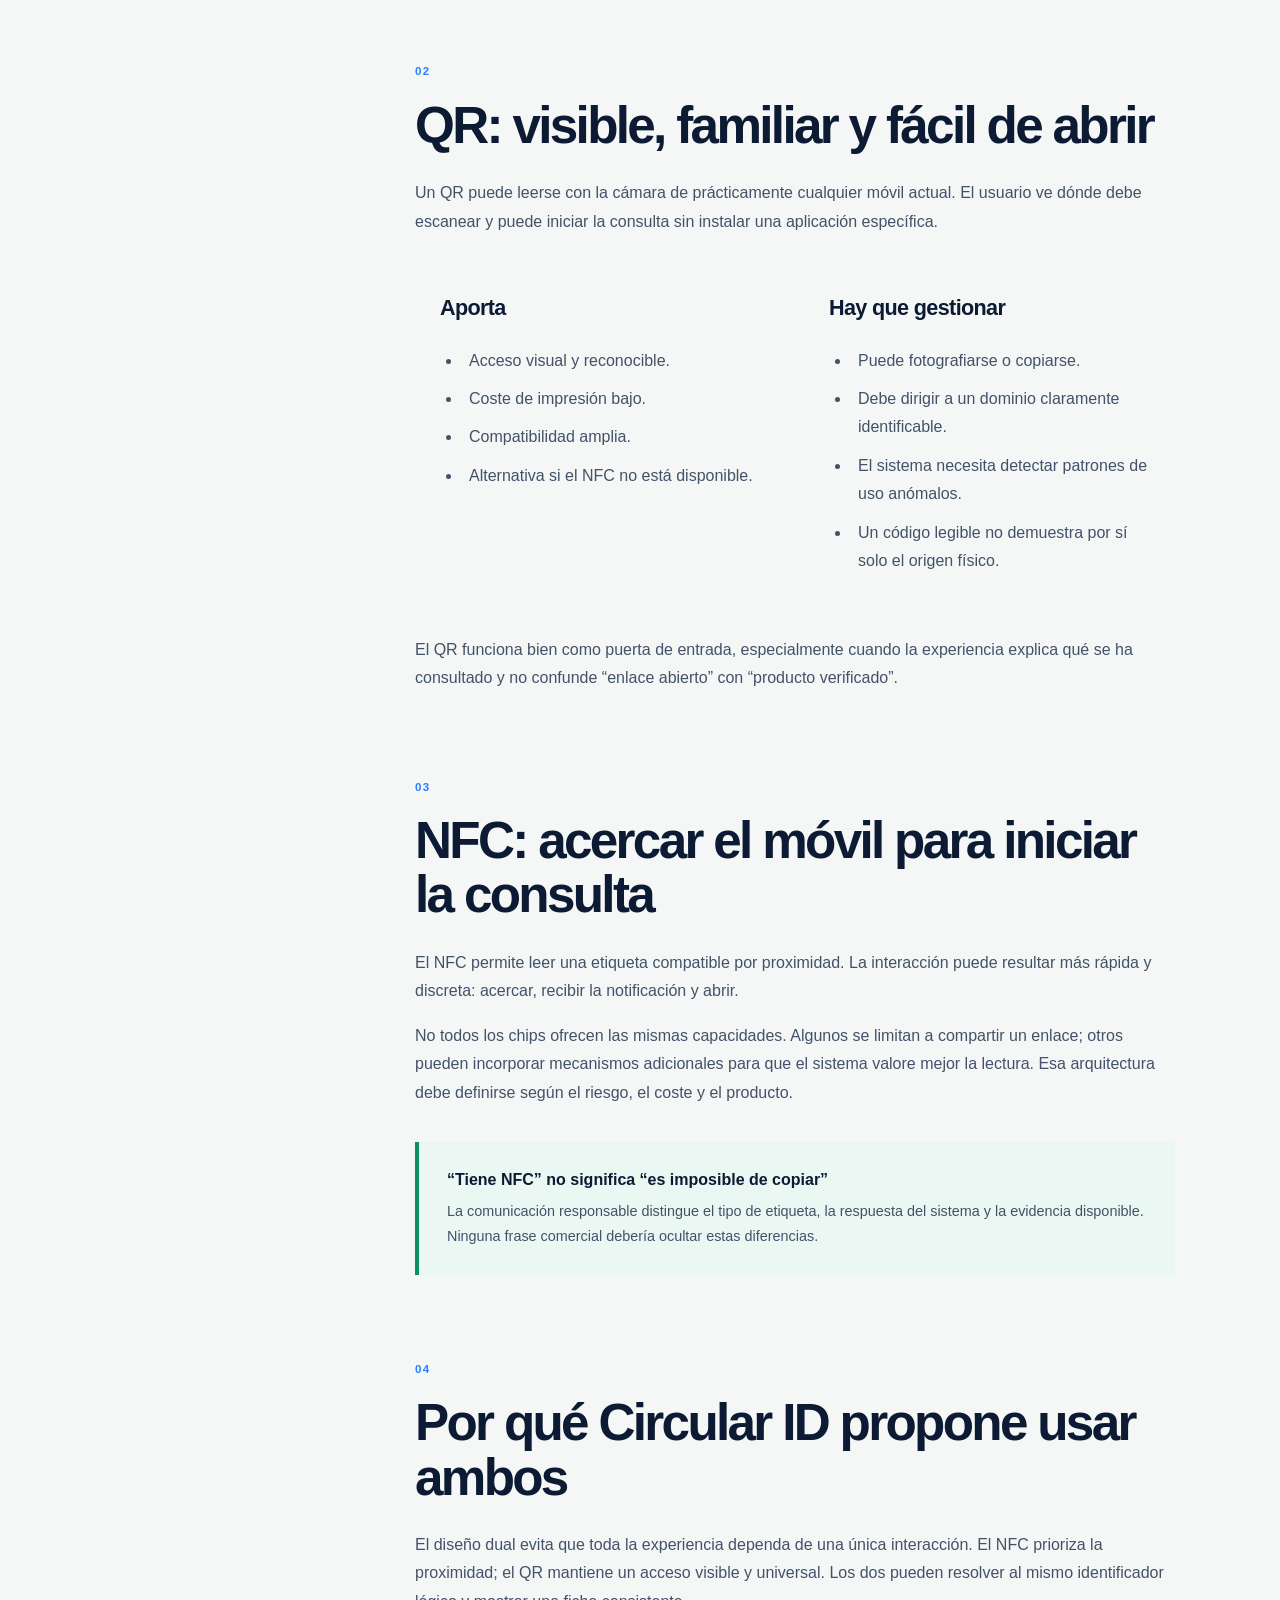
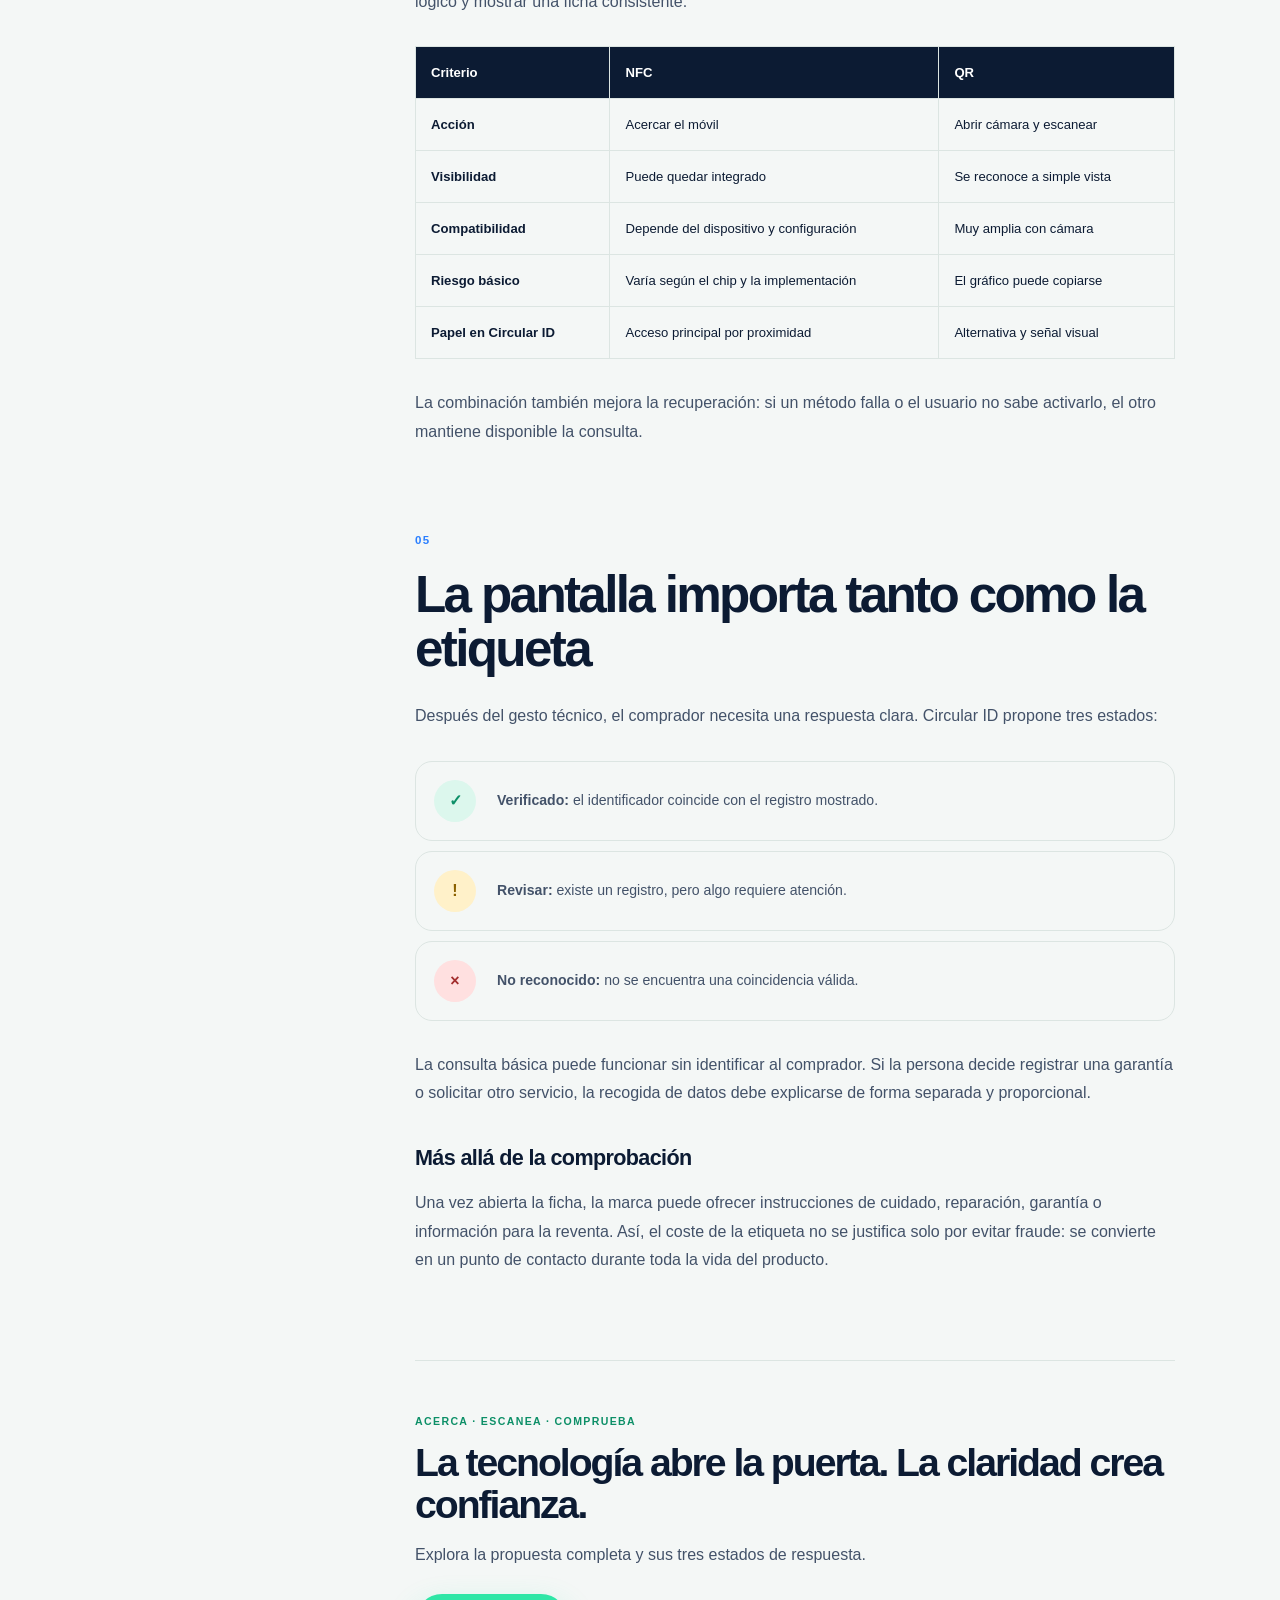
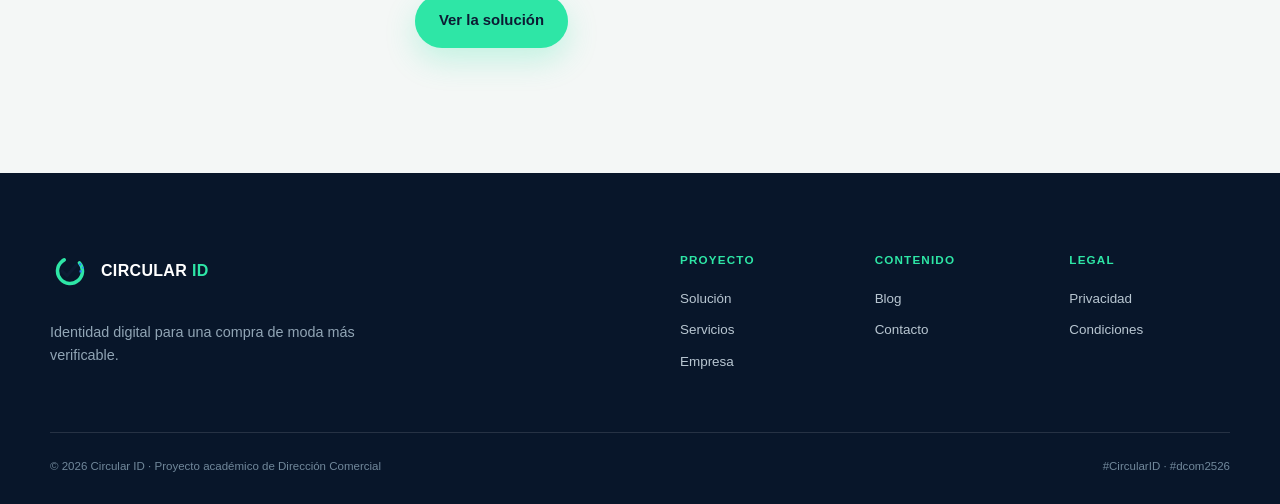
<file: web/blog/nfc-qr-identidad-digital-ropa.html>
<!doctype html>
<html lang="es">
  <head>
    <meta charset="utf-8" />
    <meta name="viewport" content="width=device-width, initial-scale=1" />
    <meta name="description" content="Explicación clara de cómo NFC y QR se complementan para conectar una prenda con su identidad digital." />
    <meta name="theme-color" content="#0c1b33" />
    <title>NFC y QR para dar identidad a la ropa | Circular ID</title>
    <script>document.documentElement.classList.add("has-js");</script>
    <link rel="icon" href="../assets/simbolo-circular-id.svg" type="image/svg+xml" />
    <link rel="stylesheet" href="../styles.css?v=2" />
    <script src="../app.js" defer></script>
  </head>
  <body>
    <a class="skip-link" href="#contenido">Saltar al contenido</a>
    <header class="site-header" data-header><div class="shell nav-shell"><a class="brand" href="../index.html" aria-label="Circular ID, volver al inicio"><img src="../assets/simbolo-circular-id.svg" alt="" width="42" height="42" /><span class="brand-name">CIRCULAR <strong>ID</strong></span></a><button class="nav-toggle" type="button" aria-expanded="false" aria-controls="main-nav"><span class="sr-only">Abrir menú</span><span></span><span></span><span></span></button><nav class="main-nav" id="main-nav" aria-label="Navegación principal"><a href="../solucion.html">Solución</a><a href="../servicios.html">Servicios</a><a href="../empresa.html">Empresa</a><a href="../blog.html" aria-current="page">Blog</a><a class="button button-small button-dark" href="../contacto.html">Solicitar demo</a></nav></div></header>
    <main id="contenido">
      <article>
        <header class="article-hero article-hero-tech"><div class="page-grid"></div><div class="shell"><p class="breadcrumbs"><a href="../index.html">Inicio</a><span>/</span><a href="../blog.html">Blog</a><span>/</span>Tecnología clara</p><p class="article-meta">TECNOLOGÍA CLARA · 5 MIN · IDENTIDAD DIGITAL</p><h1>NFC y QR: dos tecnologías complementarias para dar identidad a la ropa</h1><p class="article-deck">Un gesto de proximidad y un código visible pueden conducir al mismo registro. La diferencia está en cómo accede el usuario y qué evidencia puede aportar cada soporte.</p><div class="article-byline"><span>CID</span><div><strong>Equipo Circular ID</strong><small>16 de noviembre de 2026</small></div></div></div></header>

        <div class="shell article-layout">
          <aside class="article-aside"><strong>EN ESTE ARTÍCULO</strong><a href="#identidad">Qué es la identidad</a><a href="#qr">Qué aporta el QR</a><a href="#nfc">Qué aporta el NFC</a><a href="#juntos">Por qué combinarlos</a><a href="#experiencia">La experiencia</a><div class="aside-share"><span>IDEA CLAVE</span><p>NFC y QR son puertas de acceso; la confianza depende también del registro y de su gestión.</p></div></aside>
          <div class="article-content">
            <p class="article-intro">Una prenda física no puede explicar por sí sola quién la registró, cómo cuidarla o qué hacer si cambia de propietario. Una identidad digital crea ese puente: relaciona un identificador con una ficha gestionada por la marca.</p>

            <section id="identidad"><span class="section-number">01</span><h2>La identidad no está “dentro” del código</h2><p>El NFC y el QR contienen o permiten consultar un identificador. Cuando el móvil lo lee, abre una experiencia digital que busca ese identificador en un registro. La página resultante puede mostrar el modelo, la colección y la información que la marca ha asociado.</p><div class="flow-diagram" aria-label="Flujo desde la prenda hasta la respuesta"><div><span>1</span><strong>PRENDA</strong><small>Etiqueta física</small></div><i>→</i><div><span>2</span><strong>IDENTIFICADOR</strong><small>NFC o QR</small></div><i>→</i><div><span>3</span><strong>REGISTRO</strong><small>Datos de marca</small></div><i>→</i><div><span>4</span><strong>RESPUESTA</strong><small>Estado y servicios</small></div></div><p>Por eso no basta con imprimir un código. Hay que decidir quién crea los registros, cómo se evitan duplicados, qué ocurre ante consultas extrañas y cómo se explica el resultado.</p></section>

            <section id="qr"><span class="section-number">02</span><h2>QR: visible, familiar y fácil de abrir</h2><p>Un QR puede leerse con la cámara de prácticamente cualquier móvil actual. El usuario ve dónde debe escanear y puede iniciar la consulta sin instalar una aplicación específica.</p><div class="pros-cons"><div><h3>Aporta</h3><ul><li>Acceso visual y reconocible.</li><li>Coste de impresión bajo.</li><li>Compatibilidad amplia.</li><li>Alternativa si el NFC no está disponible.</li></ul></div><div><h3>Hay que gestionar</h3><ul><li>Puede fotografiarse o copiarse.</li><li>Debe dirigir a un dominio claramente identificable.</li><li>El sistema necesita detectar patrones de uso anómalos.</li><li>Un código legible no demuestra por sí solo el origen físico.</li></ul></div></div><p>El QR funciona bien como puerta de entrada, especialmente cuando la experiencia explica qué se ha consultado y no confunde “enlace abierto” con “producto verificado”.</p></section>

            <section id="nfc"><span class="section-number">03</span><h2>NFC: acercar el móvil para iniciar la consulta</h2><p>El NFC permite leer una etiqueta compatible por proximidad. La interacción puede resultar más rápida y discreta: acercar, recibir la notificación y abrir.</p><p>No todos los chips ofrecen las mismas capacidades. Algunos se limitan a compartir un enlace; otros pueden incorporar mecanismos adicionales para que el sistema valore mejor la lectura. Esa arquitectura debe definirse según el riesgo, el coste y el producto.</p><div class="article-callout"><strong>“Tiene NFC” no significa “es imposible de copiar”</strong><p>La comunicación responsable distingue el tipo de etiqueta, la respuesta del sistema y la evidencia disponible. Ninguna frase comercial debería ocultar estas diferencias.</p></div></section>

            <section id="juntos"><span class="section-number">04</span><h2>Por qué Circular ID propone usar ambos</h2><p>El diseño dual evita que toda la experiencia dependa de una única interacción. El NFC prioriza la proximidad; el QR mantiene un acceso visible y universal. Los dos pueden resolver al mismo identificador lógico y mostrar una ficha consistente.</p><table class="article-table"><thead><tr><th>Criterio</th><th>NFC</th><th>QR</th></tr></thead><tbody><tr><th>Acción</th><td>Acercar el móvil</td><td>Abrir cámara y escanear</td></tr><tr><th>Visibilidad</th><td>Puede quedar integrado</td><td>Se reconoce a simple vista</td></tr><tr><th>Compatibilidad</th><td>Depende del dispositivo y configuración</td><td>Muy amplia con cámara</td></tr><tr><th>Riesgo básico</th><td>Varía según el chip y la implementación</td><td>El gráfico puede copiarse</td></tr><tr><th>Papel en Circular ID</th><td>Acceso principal por proximidad</td><td>Alternativa y señal visual</td></tr></tbody></table><p>La combinación también mejora la recuperación: si un método falla o el usuario no sabe activarlo, el otro mantiene disponible la consulta.</p></section>

            <section id="experiencia"><span class="section-number">05</span><h2>La pantalla importa tanto como la etiqueta</h2><p>Después del gesto técnico, el comprador necesita una respuesta clara. Circular ID propone tres estados:</p><div class="article-evidence"><div><span>✓</span><p><strong>Verificado:</strong> el identificador coincide con el registro mostrado.</p></div><div><span>!</span><p><strong>Revisar:</strong> existe un registro, pero algo requiere atención.</p></div><div><span>×</span><p><strong>No reconocido:</strong> no se encuentra una coincidencia válida.</p></div></div><p>La consulta básica puede funcionar sin identificar al comprador. Si la persona decide registrar una garantía o solicitar otro servicio, la recogida de datos debe explicarse de forma separada y proporcional.</p><h3>Más allá de la comprobación</h3><p>Una vez abierta la ficha, la marca puede ofrecer instrucciones de cuidado, reparación, garantía o información para la reventa. Así, el coste de la etiqueta no se justifica solo por evitar fraude: se convierte en un punto de contacto durante toda la vida del producto.</p></section>

            <footer class="article-end"><span>ACERCA · ESCANEA · COMPRUEBA</span><h2>La tecnología abre la puerta. La claridad crea confianza.</h2><p>Explora la propuesta completa y sus tres estados de respuesta.</p><a class="button button-primary" href="../solucion.html">Ver la solución</a></footer>
          </div>
        </div>
      </article>
    </main>
    <footer class="site-footer"><div class="shell footer-top"><div><a class="brand brand-footer" href="../index.html"><img src="../assets/simbolo-circular-id.svg" alt="" width="42" height="42" /><span class="brand-name">CIRCULAR <strong>ID</strong></span></a><p>Identidad digital para una compra de moda más verificable.</p></div><div class="footer-nav"><div><strong>Proyecto</strong><a href="../solucion.html">Solución</a><a href="../servicios.html">Servicios</a><a href="../empresa.html">Empresa</a></div><div><strong>Contenido</strong><a href="../blog.html">Blog</a><a href="../contacto.html">Contacto</a></div><div><strong>Legal</strong><a href="../privacidad.html">Privacidad</a><a href="../condiciones.html">Condiciones</a></div></div></div><div class="shell footer-bottom"><span>© 2026 Circular ID · Proyecto académico de Dirección Comercial</span><span>#CircularID · #dcom2526</span></div></footer><div class="toast" role="status" aria-live="polite" data-toast></div>
  </body>
</html>
</file>
<file: web/styles.css>
:root {
  --ink: #0c1b33;
  --ink-soft: #142744;
  --mint: #2ee6a6;
  --mint-dark: #0c8f67;
  --blue: #2b7fff;
  --blue-soft: #dceaff;
  --cloud: #f4f7f6;
  --white: #ffffff;
  --slate: #526176;
  --line: #dce5e2;
  --warm: #f6efe4;
  --radius-md: 26px;
  --shadow: 0 24px 70px rgba(12, 27, 51, 0.13);
  --shell: min(1180px, calc(100% - 40px));
}

* { box-sizing: border-box; }
html { scroll-behavior: smooth; }
[hidden] { display: none !important; }

body {
  margin: 0;
  background: var(--cloud);
  color: var(--ink);
  font-family: Inter, "Avenir Next", "Segoe UI", Arial, sans-serif;
  font-size: 16px;
  line-height: 1.6;
  -webkit-font-smoothing: antialiased;
}

body.nav-open { overflow: hidden; }
button, a { font: inherit; }
a { color: inherit; text-decoration: none; }
button { color: inherit; }
img, svg { display: block; max-width: 100%; }
h1, h2, h3, p { margin-top: 0; }

h1, h2, h3, .brand-name, .button {
  font-family: Manrope, "Avenir Next", "Segoe UI", Arial, sans-serif;
}

h2 {
  font-size: clamp(2.35rem, 5vw, 4.35rem);
  line-height: 1.03;
  letter-spacing: -0.055em;
}

.shell { width: var(--shell); margin-inline: auto; }

.sr-only {
  position: absolute;
  width: 1px;
  height: 1px;
  padding: 0;
  margin: -1px;
  overflow: hidden;
  clip: rect(0, 0, 0, 0);
  white-space: nowrap;
  border: 0;
}

.skip-link {
  position: fixed;
  z-index: 1000;
  left: 18px;
  top: 12px;
  transform: translateY(-160%);
  padding: 10px 16px;
  border-radius: 12px;
  background: var(--white);
  color: var(--ink);
  font-weight: 800;
  transition: transform 0.2s ease;
}

.skip-link:focus { transform: translateY(0); }

.site-header {
  position: fixed;
  z-index: 100;
  inset: 0 0 auto;
  transition: background 0.25s ease, box-shadow 0.25s ease;
}

.site-header.is-scrolled {
  background: rgba(244, 247, 246, 0.92);
  box-shadow: 0 1px 0 rgba(12, 27, 51, 0.08);
  backdrop-filter: blur(18px);
}

.nav-shell {
  min-height: 84px;
  display: flex;
  align-items: center;
  justify-content: space-between;
  gap: 30px;
}

.brand {
  display: inline-flex;
  align-items: center;
  gap: 11px;
  white-space: nowrap;
}

.brand img { width: 40px; height: 40px; }

.brand-name {
  font-size: 1rem;
  font-weight: 850;
  letter-spacing: 0.02em;
}

.brand-name strong { color: var(--mint-dark); }

.main-nav {
  display: flex;
  align-items: center;
  gap: clamp(18px, 2.3vw, 34px);
}

.main-nav > a:not(.button) {
  position: relative;
  font-size: 0.92rem;
  font-weight: 650;
}

.main-nav > a:not(.button)::after {
  content: "";
  position: absolute;
  left: 0;
  right: 100%;
  bottom: -7px;
  height: 2px;
  background: var(--mint-dark);
  transition: right 0.2s ease;
}

.main-nav > a:not(.button):hover::after,
.main-nav > a:not(.button):focus-visible::after { right: 0; }

.nav-toggle {
  display: none;
  width: 44px;
  height: 44px;
  padding: 11px;
  border: 0;
  border-radius: 50%;
  background: var(--ink);
  cursor: pointer;
}

.nav-toggle span:not(.sr-only) {
  display: block;
  width: 100%;
  height: 2px;
  margin-block: 4px;
  background: var(--white);
  transition: transform 0.2s ease, opacity 0.2s ease;
}

.button {
  display: inline-flex;
  min-height: 54px;
  align-items: center;
  justify-content: center;
  border: 0;
  border-radius: 999px;
  padding: 0 24px;
  font-size: 0.93rem;
  font-weight: 800;
  cursor: pointer;
  transition: transform 0.2s ease, box-shadow 0.2s ease, background 0.2s ease;
}

.button:hover, .button:focus-visible { transform: translateY(-2px); }
.button-small { min-height: 43px; padding-inline: 19px; font-size: 0.85rem; }
.button-dark { background: var(--ink); color: var(--white); }

.button-primary {
  background: var(--mint);
  color: var(--ink);
  box-shadow: 0 12px 30px rgba(46, 230, 166, 0.25);
}

.button-light { background: var(--white); color: var(--ink); }
.button-full { width: 100%; }

.hero {
  position: relative;
  min-height: 860px;
  overflow: hidden;
  padding: 148px 0 88px;
  background: var(--cloud);
}

.hero-grid {
  position: absolute;
  inset: 0 0 0 62%;
  background-image: radial-gradient(circle, rgba(43, 127, 255, 0.16) 2px, transparent 2.2px);
  background-size: 38px 38px;
  mask-image: linear-gradient(to bottom, transparent, black 18%, black 68%, transparent);
}

.hero-layout {
  position: relative;
  display: grid;
  grid-template-columns: 1.05fr 0.95fr;
  align-items: center;
  gap: clamp(50px, 8vw, 108px);
}

.eyebrow {
  display: flex;
  align-items: center;
  gap: 10px;
  margin-bottom: 23px;
  color: var(--mint-dark);
  font-size: 0.75rem;
  font-weight: 850;
  letter-spacing: 0.15em;
  text-transform: uppercase;
}

.eyebrow span { width: 28px; height: 2px; background: currentColor; }
.eyebrow-light { color: var(--mint); }

.hero h1 {
  margin-bottom: 30px;
  font-size: clamp(3.3rem, 7.3vw, 6.3rem);
  line-height: 0.94;
  letter-spacing: -0.075em;
}

.hero h1 em { position: relative; color: var(--mint-dark); font-style: normal; }

.hero h1 em::after {
  content: "";
  position: absolute;
  left: 0;
  right: -6px;
  bottom: 2px;
  height: 10px;
  border-radius: 9px;
  background: var(--mint);
  opacity: 0.28;
  z-index: -1;
}

.hero-lead {
  max-width: 620px;
  margin-bottom: 33px;
  color: var(--slate);
  font-size: clamp(1.08rem, 2vw, 1.27rem);
  line-height: 1.65;
}

.hero-actions {
  display: flex;
  align-items: center;
  gap: 28px;
  margin-bottom: 38px;
}

.text-link { display: inline-flex; align-items: center; gap: 9px; font-weight: 780; }
.text-link span { color: var(--blue); }

.hero-points {
  display: flex;
  flex-wrap: wrap;
  gap: 14px 22px;
  padding: 0;
  margin: 0;
  list-style: none;
  color: var(--slate);
  font-size: 0.82rem;
  font-weight: 650;
}

.hero-points li { display: inline-flex; align-items: center; gap: 7px; }

.point-icon {
  display: inline-grid;
  width: 19px;
  height: 19px;
  place-items: center;
  border-radius: 50%;
  background: rgba(46, 230, 166, 0.2);
  color: #087553;
  font-size: 0.72rem;
}

.hero-visual {
  position: relative;
  min-height: 610px;
  display: grid;
  place-items: center;
}

.orbit { position: absolute; border: 1px solid rgba(43, 127, 255, 0.18); border-radius: 50%; }
.orbit-one { width: 540px; height: 540px; }
.orbit-two { width: 430px; height: 430px; border-color: rgba(46, 230, 166, 0.28); }

.phone {
  position: relative;
  z-index: 3;
  width: min(340px, 76vw);
  min-height: 570px;
  padding: 10px;
  border-radius: 47px;
  background: var(--ink);
  box-shadow: 0 42px 90px rgba(12, 27, 51, 0.28);
  transform: rotate(2deg);
}

.phone-bar {
  position: absolute;
  z-index: 4;
  top: 20px;
  left: 50%;
  display: flex;
  gap: 6px;
  transform: translateX(-50%);
}

.phone-bar span:first-child { width: 62px; height: 14px; border-radius: 12px; background: var(--ink); }
.phone-bar span:last-child { width: 14px; height: 14px; border-radius: 50%; background: #203653; }
.phone-screen { min-height: 550px; overflow: hidden; border-radius: 38px; background: var(--white); }
.scan-state { padding: 42px 24px 20px; }

.product-photo {
  height: 206px;
  display: grid;
  place-items: center;
  margin: -42px -24px 20px;
  overflow: hidden;
  background: linear-gradient(145deg, #dfe7e5, #f6f8f7);
}

.shirt {
  position: relative;
  width: 184px;
  height: 162px;
  margin-top: 54px;
  border-radius: 44px 44px 12px 12px;
  background: #bea995;
  box-shadow: inset 0 0 0 1px rgba(12, 27, 51, 0.08);
}

.shirt::before, .shirt::after {
  content: "";
  position: absolute;
  top: 17px;
  width: 72px;
  height: 107px;
  border-radius: 28px;
  background: #bea995;
}

.shirt::before { left: -43px; transform: rotate(29deg); }
.shirt::after { right: -43px; transform: rotate(-29deg); }

.shirt-neck {
  position: absolute;
  z-index: 2;
  top: -8px;
  left: 50%;
  width: 64px;
  height: 40px;
  border-radius: 0 0 34px 34px;
  background: #e7ece9;
  transform: translateX(-50%);
}

.shirt-label {
  position: absolute;
  z-index: 3;
  top: 36px;
  left: 50%;
  padding: 4px 7px;
  border-radius: 3px;
  background: var(--ink);
  color: var(--white);
  font-size: 0.55rem;
  font-weight: 900;
  letter-spacing: 0.12em;
  transform: translateX(-50%);
}

.status-pill {
  width: max-content;
  display: flex;
  align-items: center;
  gap: 7px;
  margin-bottom: 17px;
  padding: 7px 11px;
  border-radius: 999px;
  background: var(--blue-soft);
  color: #1452a7;
  font-size: 0.68rem;
  font-weight: 850;
  letter-spacing: 0.04em;
  text-transform: uppercase;
}

.status-pill i { width: 8px; height: 8px; border-radius: 50%; background: var(--blue); }
.scan-state[data-scan-state="scanning"] .status-pill i { animation: pulse 0.8s ease infinite; }
.scan-state[data-scan-state="verified"] .status-pill { background: #d9f9ed; color: #087553; }
.scan-state[data-scan-state="verified"] .status-pill i { background: #18b980; }

.product-kicker { margin-bottom: 7px; color: var(--slate); font-size: 0.62rem; font-weight: 800; letter-spacing: 0.14em; }
.scan-state h2 { margin-bottom: 8px; font-size: 1.65rem; letter-spacing: -0.04em; }
.product-code { margin-bottom: 20px; color: var(--slate); font-size: 0.77rem; font-weight: 700; }
.product-code span { margin-right: 6px; color: var(--blue); font-weight: 900; }

.scan-button {
  width: 100%;
  min-height: 52px;
  display: flex;
  align-items: center;
  justify-content: center;
  gap: 8px;
  border: 0;
  border-radius: 16px;
  background: var(--ink);
  color: var(--white);
  font-size: 0.84rem;
  font-weight: 800;
  cursor: pointer;
}

.scan-state[data-scan-state="verified"] .scan-button { background: var(--mint); color: var(--ink); }
.scan-icon { font-size: 1.25rem; }
.demo-note { margin: 11px 0 0; color: #8592a1; font-size: 0.61rem; text-align: center; }

.smart-tag {
  position: absolute;
  z-index: 5;
  right: -30px;
  bottom: 20px;
  width: 178px;
  min-height: 234px;
  padding: 33px 22px 17px;
  border-radius: 13px;
  background: #f0eadf;
  box-shadow: var(--shadow);
  transform: rotate(-8deg);
}

.tag-hole {
  position: absolute;
  top: 10px;
  left: 50%;
  width: 13px;
  height: 13px;
  border: 3px solid #a69786;
  border-radius: 50%;
  transform: translateX(-50%);
}

.tag-brand { margin-bottom: 14px; font-family: Manrope, "Avenir Next", sans-serif; font-size: 0.68rem; font-weight: 900; letter-spacing: 0.07em; }
.tag-brand strong { color: var(--mint-dark); }
.tag-code { position: relative; width: 112px; margin-inline: auto; }
.tag-code svg { width: 88px; fill: var(--ink); }

.nfc-waves { position: absolute; top: 20px; right: 0; width: 31px; height: 51px; }
.nfc-waves i { position: absolute; inset-block: 0; left: 0; border-right: 3px solid var(--blue); border-radius: 50%; }
.nfc-waves i:nth-child(1) { width: 12px; inset-block: 15px; }
.nfc-waves i:nth-child(2) { width: 21px; inset-block: 7px; }
.nfc-waves i:nth-child(3) { width: 30px; }
.smart-tag p { margin: 6px 0 0; color: var(--slate); font-size: 0.68rem; font-weight: 750; text-align: center; }

.evidence-strip {
  position: relative;
  padding: 105px 0 82px;
  overflow: hidden;
  background: var(--ink);
  color: var(--white);
}

.evidence-strip::after {
  content: "";
  position: absolute;
  width: 500px;
  height: 500px;
  right: -180px;
  bottom: -260px;
  border: 90px solid rgba(46, 230, 166, 0.08);
  border-radius: 50%;
}

.section-intro { max-width: 850px; }
.section-intro h2 { margin-bottom: 57px; }

.stat-grid {
  position: relative;
  z-index: 1;
  display: grid;
  grid-template-columns: repeat(4, 1fr);
  border-top: 1px solid rgba(255, 255, 255, 0.18);
  border-bottom: 1px solid rgba(255, 255, 255, 0.18);
}

.stat { min-height: 212px; padding: 38px 27px 32px; border-right: 1px solid rgba(255, 255, 255, 0.18); }
.stat:last-child { border-right: 0; }

.stat strong {
  display: block;
  margin-bottom: 17px;
  color: var(--mint);
  font-family: Manrope, "Avenir Next", sans-serif;
  font-size: clamp(2.9rem, 5vw, 4.7rem);
  line-height: 1;
  letter-spacing: -0.07em;
}

.stat strong span { font-size: 0.45em; letter-spacing: -0.02em; }
.stat p { max-width: 225px; margin: 0; color: #c5d2dc; font-size: 0.9rem; line-height: 1.55; }
.research-note { position: relative; z-index: 1; margin: 24px 0 0; color: #91a5b5; font-size: 0.75rem; }

.section { padding: 122px 0; }

.section-heading {
  display: grid;
  grid-template-columns: 1.25fr 0.65fr;
  align-items: end;
  gap: 70px;
  margin-bottom: 64px;
}

.section-heading h2 { margin-bottom: 0; }
.section-heading > p { margin-bottom: 8px; color: var(--slate); font-size: 1.02rem; }
.section-heading.compact { grid-template-columns: 1fr; }
.steps { display: grid; grid-template-columns: repeat(3, 1fr); gap: 18px; }

.step-card {
  position: relative;
  min-height: 414px;
  padding: 31px;
  border: 1px solid var(--line);
  border-radius: var(--radius-md);
  background: var(--white);
  transition: transform 0.25s ease, box-shadow 0.25s ease;
}

.step-card:hover { transform: translateY(-6px); box-shadow: var(--shadow); }
.step-card-featured { background: var(--ink); color: var(--white); }
.step-number { position: absolute; top: 26px; right: 28px; color: #9cabb7; font-size: 0.75rem; font-weight: 850; letter-spacing: 0.12em; }

.step-icon {
  position: relative;
  width: 80px;
  height: 80px;
  margin-bottom: 72px;
  border-radius: 22px;
  background: #e4f8f1;
}

.step-card-featured .step-icon { background: rgba(46, 230, 166, 0.14); }

.icon-label::before {
  content: "";
  position: absolute;
  width: 38px;
  height: 46px;
  left: 21px;
  top: 17px;
  border: 3px solid var(--ink);
  border-radius: 5px;
}

.icon-label::after {
  content: "";
  position: absolute;
  width: 8px;
  height: 8px;
  top: 27px;
  left: 36px;
  border: 3px solid var(--blue);
  border-radius: 50%;
}

.icon-phone::before {
  content: "";
  position: absolute;
  width: 33px;
  height: 51px;
  left: 23px;
  top: 14px;
  border: 3px solid var(--mint);
  border-radius: 9px;
}

.icon-phone::after {
  content: "✓";
  position: absolute;
  width: 24px;
  height: 24px;
  right: 9px;
  bottom: 9px;
  display: grid;
  place-items: center;
  border-radius: 50%;
  background: var(--mint);
  color: var(--ink);
  font-size: 0.75rem;
  font-weight: 900;
}

.icon-loop::before {
  content: "";
  position: absolute;
  width: 42px;
  height: 42px;
  left: 19px;
  top: 19px;
  border: 4px solid var(--ink);
  border-right-color: var(--mint-dark);
  border-radius: 50%;
}

.icon-loop::after {
  content: "";
  position: absolute;
  right: 16px;
  top: 26px;
  border: 6px solid transparent;
  border-left-color: var(--mint-dark);
  transform: rotate(-28deg);
}

.step-card h3 { margin-bottom: 14px; font-size: 1.45rem; letter-spacing: -0.035em; }
.step-card p { margin-bottom: 27px; color: var(--slate); font-size: 0.93rem; }
.step-card-featured p { color: #b9c7d2; }

.step-audience {
  position: absolute;
  left: 31px;
  bottom: 28px;
  color: var(--blue);
  font-size: 0.7rem;
  font-weight: 850;
  letter-spacing: 0.11em;
  text-transform: uppercase;
}

.step-card-featured .step-audience { color: var(--mint); }

.audiences { position: relative; overflow: hidden; background: var(--ink); color: var(--white); }

.audiences::before {
  content: "";
  position: absolute;
  width: 460px;
  height: 460px;
  top: -240px;
  left: -180px;
  border: 72px solid rgba(43, 127, 255, 0.1);
  border-radius: 50%;
}

.audience-layout {
  position: relative;
  display: grid;
  grid-template-columns: 0.84fr 1.16fr;
  align-items: center;
  gap: 90px;
}

.audience-copy h2 { margin-bottom: 25px; }
.audience-copy > p:not(.eyebrow) { margin-bottom: 33px; color: #b9c7d2; font-size: 1.05rem; }

.audience-tabs {
  padding: 13px;
  border: 1px solid rgba(255, 255, 255, 0.12);
  border-radius: 32px;
  background: rgba(255, 255, 255, 0.05);
}

.tab-list { display: grid; grid-template-columns: 1fr 1fr; gap: 8px; margin-bottom: 12px; }

.tab-list button {
  min-height: 53px;
  border: 0;
  border-radius: 18px;
  background: transparent;
  color: #a8bac8;
  font-size: 0.88rem;
  font-weight: 800;
  cursor: pointer;
}

.tab-list button[aria-selected="true"] { background: var(--white); color: var(--ink); }

.tab-panel {
  min-height: 375px;
  padding: 39px 42px;
  border-radius: 24px;
  background: var(--white);
  color: var(--ink);
}

.panel-label { margin-bottom: 15px; color: var(--mint-dark); font-size: 0.68rem; font-weight: 850; letter-spacing: 0.15em; }
.tab-panel h3 { max-width: 430px; margin-bottom: 31px; font-size: 2rem; line-height: 1.15; letter-spacing: -0.045em; }
.tab-panel ul { padding: 0; margin: 0; list-style: none; }

.tab-panel li {
  display: grid;
  grid-template-columns: 36px 1fr;
  gap: 13px;
  padding: 15px 0;
  border-top: 1px solid var(--line);
  color: var(--slate);
  font-size: 0.9rem;
}

.tab-panel li span { color: var(--blue); font-size: 0.72rem; font-weight: 850; }
.principles { background: var(--white); }
.principle-grid { display: grid; grid-template-columns: repeat(3, 1fr); gap: 48px; }
.principle-grid article { padding-top: 25px; border-top: 2px solid var(--ink); }

.principle-mark {
  width: 38px;
  height: 38px;
  display: grid;
  place-items: center;
  margin-bottom: 48px;
  border-radius: 50%;
  background: var(--mint);
  font-weight: 900;
}

.principle-grid h3 { max-width: 290px; margin-bottom: 14px; font-size: 1.35rem; line-height: 1.25; letter-spacing: -0.03em; }
.principle-grid p { margin: 0; color: var(--slate); font-size: 0.92rem; }
.blog-preview { background: var(--warm); }
.article-grid { display: grid; grid-template-columns: 1fr 1fr; gap: 22px; }

.article-card {
  overflow: hidden;
  border-radius: 30px;
  background: var(--white);
  box-shadow: 0 20px 50px rgba(12, 27, 51, 0.08);
}

.article-art { position: relative; height: 286px; overflow: hidden; }
.article-art > span { position: absolute; top: 25px; right: 28px; color: rgba(12, 27, 51, 0.36); font-size: 0.72rem; font-weight: 900; letter-spacing: 0.12em; }
.article-card-one .article-art { background: #c8d8d2; }

.fabric-lines {
  position: absolute;
  inset: 0;
  background-image: repeating-linear-gradient(115deg, transparent 0 12px, rgba(12, 27, 51, 0.06) 12px 14px);
}

.magnifier {
  position: absolute;
  z-index: 2;
  width: 150px;
  height: 150px;
  left: 50%;
  top: 49%;
  border: 24px solid var(--white);
  border-radius: 50%;
  transform: translate(-50%, -50%);
  box-shadow: var(--shadow);
}

.magnifier::before {
  content: "✓";
  position: absolute;
  inset: 0;
  display: grid;
  place-items: center;
  color: var(--mint-dark);
  font-size: 3.8rem;
  font-weight: 900;
}

.magnifier::after {
  content: "";
  position: absolute;
  width: 82px;
  height: 25px;
  right: -75px;
  bottom: -44px;
  border-radius: 18px;
  background: var(--white);
  transform: rotate(45deg);
  transform-origin: left center;
}

.article-card-two .article-art { background: var(--ink); }
.article-card-two .article-art > span { color: rgba(255, 255, 255, 0.46); }

.mini-qr {
  position: absolute;
  width: 128px;
  height: 128px;
  left: calc(50% - 95px);
  top: 80px;
  background:
    linear-gradient(90deg, var(--white) 17px, transparent 17px) 0 0 / 34px 34px,
    linear-gradient(var(--white) 17px, transparent 17px) 0 0 / 34px 34px;
  opacity: 0.92;
}

.nfc-rings { position: absolute; z-index: 2; left: calc(50% + 24px); top: 75px; width: 100px; height: 140px; }
.nfc-rings i { position: absolute; inset-block: 0; left: 0; border-right: 10px solid var(--mint); border-radius: 50%; }
.nfc-rings i:nth-child(1) { width: 38px; inset-block: 43px; }
.nfc-rings i:nth-child(2) { width: 67px; inset-block: 23px; }
.nfc-rings i:nth-child(3) { width: 98px; }
.article-body { padding: 31px 34px 34px; }
.article-meta { margin-bottom: 13px; color: var(--mint-dark); font-size: 0.66rem; font-weight: 850; letter-spacing: 0.13em; }
.article-body h3 { min-height: 76px; margin-bottom: 28px; font-size: 1.38rem; line-height: 1.3; letter-spacing: -0.035em; }

.article-link {
  display: inline-flex;
  align-items: center;
  gap: 9px;
  padding: 0;
  border: 0;
  background: transparent;
  color: var(--blue);
  font-weight: 800;
  cursor: pointer;
}

.cta-section { position: relative; overflow: hidden; padding: 112px 0; background: var(--blue); color: var(--white); }

.cta-pattern {
  position: absolute;
  inset: 0;
  background-image: radial-gradient(circle, rgba(255, 255, 255, 0.18) 2px, transparent 2.4px);
  background-size: 38px 38px;
  mask-image: linear-gradient(90deg, transparent, black 55%, black);
}

.cta-layout { position: relative; display: grid; grid-template-columns: 1.1fr 0.7fr; align-items: center; gap: 100px; }
.cta-layout h2 { margin: 0; }
.cta-card { padding: 34px; border-radius: 28px; background: var(--white); color: var(--ink); box-shadow: var(--shadow); }
.cta-card p { color: var(--slate); font-size: 0.94rem; }
.cta-card small { display: block; margin-top: 13px; color: #768597; font-size: 0.68rem; text-align: center; }

.site-footer { padding: 78px 0 28px; background: #08162a; color: var(--white); }
.footer-top { display: grid; grid-template-columns: 1fr 1fr; gap: 80px; padding-bottom: 60px; }
.brand-footer .brand-name strong { color: var(--mint); }
.footer-top > div:first-child > p { max-width: 330px; margin: 22px 0 0; color: #91a5b5; font-size: 0.9rem; }
.footer-nav { display: grid; grid-template-columns: repeat(3, 1fr); gap: 34px; }
.footer-nav > div { display: flex; flex-direction: column; gap: 10px; }
.footer-nav strong { margin-bottom: 8px; color: var(--mint); font-size: 0.73rem; letter-spacing: 0.1em; text-transform: uppercase; }

.footer-nav a, .footer-nav button {
  width: max-content;
  padding: 0;
  border: 0;
  background: transparent;
  color: #b9c7d2;
  font-size: 0.84rem;
  cursor: pointer;
}

.footer-bottom {
  display: flex;
  justify-content: space-between;
  gap: 30px;
  padding-top: 24px;
  border-top: 1px solid rgba(255, 255, 255, 0.12);
  color: #71889b;
  font-size: 0.72rem;
}

.toast {
  position: fixed;
  z-index: 200;
  left: 50%;
  bottom: 28px;
  max-width: min(440px, calc(100% - 40px));
  padding: 14px 20px;
  border-radius: 14px;
  background: var(--ink);
  color: var(--white);
  box-shadow: var(--shadow);
  font-size: 0.83rem;
  font-weight: 700;
  opacity: 0;
  pointer-events: none;
  transform: translate(-50%, 16px);
  transition: opacity 0.2s ease, transform 0.2s ease;
}

.toast.is-visible { opacity: 1; transform: translate(-50%, 0); }

[data-reveal] {
  opacity: 1;
  transform: none;
}

.has-js [data-reveal] {
  opacity: 0;
  transform: translateY(22px);
  transition: opacity 0.65s ease, transform 0.65s ease;
}

.has-js [data-reveal].is-visible { opacity: 1; transform: translateY(0); }

@keyframes pulse {
  0%, 100% { transform: scale(1); opacity: 1; }
  50% { transform: scale(1.6); opacity: 0.4; }
}

@media (max-width: 1040px) {
  .hero-layout { grid-template-columns: 1fr 0.85fr; gap: 35px; }
  .smart-tag { right: -20px; }
  .stat-grid { grid-template-columns: 1fr 1fr; }
  .stat:nth-child(2) { border-right: 0; }
  .stat:nth-child(-n + 2) { border-bottom: 1px solid rgba(255, 255, 255, 0.18); }
  .section-heading { grid-template-columns: 1fr; gap: 24px; }
  .audience-layout { gap: 50px; }
}

@media (max-width: 820px) {
  :root { --shell: min(100% - 32px, 680px); }

  .site-header {
    background: rgba(244, 247, 246, 0.94);
    backdrop-filter: blur(15px);
  }

  .nav-shell { min-height: 72px; }
  .nav-toggle { display: block; }
  .nav-toggle[aria-expanded="true"] span:nth-child(2) { transform: translateY(6px) rotate(45deg); }
  .nav-toggle[aria-expanded="true"] span:nth-child(3) { opacity: 0; }
  .nav-toggle[aria-expanded="true"] span:nth-child(4) { transform: translateY(-6px) rotate(-45deg); }

  .main-nav {
    position: fixed;
    inset: 72px 0 auto;
    width: 100%;
    height: calc(100dvh - 72px);
    display: flex;
    flex-direction: column;
    align-items: stretch;
    gap: 4px;
    padding: 22px 20px 40px;
    overflow-y: auto;
    background: var(--cloud);
    box-shadow: 0 18px 40px rgba(12, 27, 51, 0.12);
    opacity: 0;
    pointer-events: none;
    transform: translateY(-12px);
    transition: opacity 0.2s ease, transform 0.2s ease;
  }

  .nav-open .main-nav { opacity: 1; pointer-events: auto; transform: translateY(0); }
  .main-nav > a:not(.button) { padding: 15px 8px; border-bottom: 1px solid var(--line); font-size: 1.1rem; }
  .main-nav .button { margin-top: 16px; }
  .hero { min-height: auto; padding: 126px 0 78px; }
  .hero-layout { grid-template-columns: 1fr; }
  .hero-copy { max-width: 680px; }
  .hero-visual { min-height: 650px; }
  .smart-tag { right: calc(50% - 245px); }
  .steps, .principle-grid { grid-template-columns: 1fr; }
  .step-card { min-height: 360px; }
  .audience-layout, .cta-layout { grid-template-columns: 1fr; gap: 52px; }
  .article-grid { grid-template-columns: 1fr; }
  .footer-top { grid-template-columns: 1fr; gap: 48px; }
}

@media (max-width: 560px) {
  h2 { font-size: 2.45rem; }
  .hero h1 { font-size: clamp(3.1rem, 16vw, 4.5rem); }
  .hero-actions { align-items: stretch; flex-direction: column; gap: 19px; }
  .button-primary { width: 100%; }
  .text-link { justify-content: center; }
  .hero-points { display: grid; }
  .hero-visual { min-height: 610px; margin-top: 10px; }
  .orbit-one { width: 440px; height: 440px; }
  .orbit-two { width: 350px; height: 350px; }
  .phone { width: min(315px, 84vw); }

  .smart-tag {
    width: 142px;
    min-height: 198px;
    right: -4px;
    bottom: 12px;
    padding: 30px 15px 12px;
  }

  .tag-code { width: 104px; }
  .stat-grid { grid-template-columns: 1fr; }
  .stat { min-height: auto; border-right: 0; border-bottom: 1px solid rgba(255, 255, 255, 0.18); }
  .stat:last-child { border-bottom: 0; }
  .section, .evidence-strip, .cta-section { padding: 86px 0; }
  .section-heading { margin-bottom: 46px; }
  .tab-panel { min-height: 410px; padding: 30px 24px; }
  .tab-panel h3 { font-size: 1.65rem; }
  .article-art { height: 235px; }
  .article-body { padding: 27px 25px 30px; }
  .article-body h3 { min-height: 0; }
  .footer-nav { grid-template-columns: 1fr 1fr; }
  .footer-bottom { align-items: flex-start; flex-direction: column; gap: 10px; }
}

@media (prefers-reduced-motion: reduce) {
  *, *::before, *::after {
    scroll-behavior: auto !important;
    animation-duration: 0.01ms !important;
    animation-iteration-count: 1 !important;
    transition-duration: 0.01ms !important;
  }

  .has-js [data-reveal] { opacity: 1; transform: none; }
}

/* Páginas interiores */

.main-nav a[aria-current="page"]::after { right: 0; }

.page-hero {
  position: relative;
  min-height: 720px;
  display: flex;
  align-items: center;
  overflow: hidden;
  padding: 142px 0 86px;
  background: var(--cloud);
}

.page-grid {
  position: absolute;
  inset: 0;
  background-image: radial-gradient(circle, rgba(43, 127, 255, 0.12) 1.8px, transparent 2px);
  background-size: 38px 38px;
  mask-image: linear-gradient(90deg, transparent 32%, black 72%, transparent);
}

.page-hero-grid {
  position: relative;
  display: grid;
  grid-template-columns: 1.03fr 0.97fr;
  align-items: center;
  gap: clamp(55px, 8vw, 110px);
}

.breadcrumbs {
  display: flex;
  flex-wrap: wrap;
  gap: 9px;
  margin-bottom: 36px;
  color: #758597;
  font-size: 0.74rem;
  font-weight: 750;
}

.breadcrumbs a { color: var(--blue); }
.breadcrumbs span { color: #aab5bf; }

.page-hero h1,
.contact-copy h1,
.legal-hero h1,
.article-hero h1 {
  margin-bottom: 28px;
  font-family: Manrope, "Avenir Next", "Segoe UI", Arial, sans-serif;
  font-size: clamp(3.5rem, 7vw, 6.4rem);
  line-height: 0.96;
  letter-spacing: -0.07em;
}

.page-lead {
  max-width: 650px;
  margin-bottom: 35px;
  color: var(--slate);
  font-size: clamp(1.06rem, 2vw, 1.25rem);
  line-height: 1.68;
}

.identity-visual { position: relative; min-height: 480px; }

.identity-visual::before {
  content: "";
  position: absolute;
  width: 440px;
  height: 440px;
  inset: 20px auto auto 50%;
  border: 1px solid rgba(43, 127, 255, 0.2);
  border-radius: 50%;
  transform: translateX(-50%);
}

.identity-tag {
  position: absolute;
  z-index: 2;
  left: 0;
  top: 95px;
  width: 225px;
  min-height: 312px;
  padding: 35px 27px 27px;
  border-radius: 18px;
  background: #f2eadf;
  box-shadow: var(--shadow);
  transform: rotate(-6deg);
}

.identity-tag::before {
  content: "";
  position: absolute;
  top: 13px;
  left: 50%;
  width: 14px;
  height: 14px;
  border: 3px solid #9d8e7c;
  border-radius: 50%;
  transform: translateX(-50%);
}

.identity-tag-brand { display: block; font-size: 0.7rem; font-weight: 900; letter-spacing: 0.09em; }
.identity-tag-brand strong { color: var(--mint-dark); }

.identity-symbol {
  width: 118px;
  height: 118px;
  display: grid;
  place-items: center;
  margin: 35px auto 23px;
  border: 15px solid var(--ink);
  border-right-color: var(--mint-dark);
  border-radius: 50%;
}

.identity-symbol span { color: var(--mint-dark); font-size: 2.7rem; font-weight: 900; }
.identity-tag > strong, .identity-tag > small { display: block; text-align: center; }
.identity-tag > strong { font-size: 0.84rem; letter-spacing: 0.06em; }
.identity-tag > small { margin-top: 6px; color: var(--slate); font-size: 0.64rem; font-weight: 800; }

.identity-connector { position: absolute; z-index: 1; left: 195px; top: 228px; display: flex; gap: 8px; }
.identity-connector i { width: 9px; height: 9px; border-radius: 50%; background: var(--blue); opacity: 0.3; }
.identity-connector i:nth-child(2) { opacity: 0.6; }
.identity-connector i:nth-child(3) { opacity: 1; }

.identity-card {
  position: absolute;
  z-index: 3;
  right: 0;
  bottom: 47px;
  width: min(340px, 68%);
  padding: 32px;
  border-radius: 27px;
  background: var(--ink);
  color: var(--white);
  box-shadow: var(--shadow);
}

.identity-card .verification-dot { display: block; width: 12px; height: 12px; margin-bottom: 32px; border-radius: 50%; background: var(--mint); box-shadow: 0 0 0 9px rgba(46, 230, 166, 0.12); }
.identity-card small { display: block; margin-bottom: 8px; color: var(--mint); font-size: 0.62rem; font-weight: 850; letter-spacing: 0.12em; }
.identity-card strong { display: block; margin-bottom: 12px; font-family: Manrope, sans-serif; font-size: 1.3rem; line-height: 1.25; }
.identity-card p { margin: 0; color: #b9c7d2; font-size: 0.82rem; }

.process-list { padding: 0; margin: 0; border-top: 1px solid var(--line); list-style: none; }
.process-list li { display: grid; grid-template-columns: 80px 1fr 95px; gap: 28px; align-items: start; padding: 40px 10px; border-bottom: 1px solid var(--line); }
.process-list > li > span { color: var(--blue); font-size: 0.82rem; font-weight: 900; letter-spacing: 0.12em; }
.process-list h3 { margin-bottom: 9px; font-size: 1.55rem; letter-spacing: -0.035em; }
.process-list p { max-width: 690px; margin: 0; color: var(--slate); }
.process-list > li > strong { color: #9aa8b4; font-size: 0.64rem; letter-spacing: 0.14em; text-align: right; }

.dual-section { position: relative; overflow: hidden; background: var(--ink); color: var(--white); }
.dual-section::after { content: ""; position: absolute; width: 500px; height: 500px; right: -220px; bottom: -290px; border: 88px solid rgba(46, 230, 166, 0.08); border-radius: 50%; }
.dual-layout { position: relative; z-index: 1; display: grid; grid-template-columns: 0.8fr 1.2fr; gap: 100px; align-items: center; }
.dual-layout > div:first-child > p:not(.eyebrow) { color: #b9c7d2; }
.tech-comparison { padding: 13px; border: 1px solid rgba(255,255,255,0.13); border-radius: 31px; background: rgba(255,255,255,0.05); }
.tech-comparison article { display: grid; grid-template-columns: 65px 1fr; gap: 22px; align-items: start; padding: 28px; border-radius: 21px; background: var(--white); color: var(--ink); }
.tech-comparison article + article { margin-top: 8px; }
.tech-letter { width: 54px; height: 54px; display: grid; place-items: center; border-radius: 16px; background: #dcf7ed; color: var(--mint-dark); font-weight: 900; }
.tech-comparison article:nth-child(2) .tech-letter { background: var(--blue-soft); color: var(--blue); }
.tech-comparison h3 { margin-bottom: 5px; font-size: 1.25rem; }
.tech-comparison p { margin: 0; color: var(--slate); font-size: 0.88rem; }
.comparison-note { padding: 20px 25px 8px; color: #9fb2c0 !important; font-size: 0.76rem !important; }

.status-section { background: var(--white); }
.status-grid { display: grid; grid-template-columns: repeat(3, 1fr); gap: 18px; }
.status-card { min-height: 330px; padding: 32px; border: 1px solid var(--line); border-radius: 26px; background: var(--cloud); }
.status-card > span { width: 57px; height: 57px; display: grid; place-items: center; margin-bottom: 65px; border-radius: 50%; font-size: 1.35rem; font-weight: 900; }
.status-card small { display: block; margin-bottom: 9px; font-size: 0.65rem; font-weight: 900; letter-spacing: 0.14em; }
.status-card h3 { margin-bottom: 10px; font-size: 1.35rem; }
.status-card p { margin: 0; color: var(--slate); font-size: 0.88rem; }
.status-ok > span { background: #d9f9ed; color: #087553; }
.status-ok small { color: #087553; }
.status-review > span { background: #fff1c9; color: #8b6100; }
.status-review small { color: #8b6100; }
.status-unknown > span { background: #ffe0e0; color: #a22c2c; }
.status-unknown small { color: #a22c2c; }

.lifecycle-section { background: var(--warm); }
.lifecycle-layout { display: grid; grid-template-columns: 0.85fr 1.15fr; gap: 90px; }
.lifecycle-list { border-top: 1px solid #d9cfc0; }
.lifecycle-list article { display: grid; grid-template-columns: 55px 1fr; gap: 18px; padding: 28px 0; border-bottom: 1px solid #d9cfc0; }
.lifecycle-list span { color: var(--blue); font-size: 0.72rem; font-weight: 900; }
.lifecycle-list h3 { margin-bottom: 5px; font-size: 1.2rem; }
.lifecycle-list p { margin: 0; color: var(--slate); font-size: 0.9rem; }
.cta-compact { padding: 92px 0; }

/* Servicios */

.academic-notice { padding: 35px; border-radius: 28px; background: var(--ink); color: var(--white); box-shadow: var(--shadow); }
.academic-notice > span { display: inline-block; margin-bottom: 52px; padding: 7px 11px; border-radius: 999px; background: rgba(46, 230, 166, 0.14); color: var(--mint); font-size: 0.65rem; font-weight: 900; letter-spacing: 0.12em; }
.academic-notice h2 { margin-bottom: 14px; font-size: 2.1rem; }
.academic-notice p { margin: 0; color: #b9c7d2; font-size: 0.9rem; }
.pricing-section { background: var(--white); }
.pricing-grid { display: grid; grid-template-columns: repeat(3, 1fr); gap: 18px; align-items: stretch; }
.price-card { position: relative; min-height: 570px; display: flex; flex-direction: column; padding: 35px; border: 1px solid var(--line); border-radius: 29px; background: var(--cloud); }
.price-card-featured { border-color: var(--ink); background: var(--ink); color: var(--white); box-shadow: var(--shadow); transform: translateY(-12px); }
.popular-pill { position: absolute; right: 24px; top: 23px; padding: 7px 10px; border-radius: 999px; background: var(--mint); color: var(--ink); font-size: 0.6rem; font-weight: 900; letter-spacing: 0.1em; }
.plan-label { margin-bottom: 42px; color: var(--mint-dark); font-size: 0.68rem; font-weight: 900; letter-spacing: 0.14em; }
.price-card-featured .plan-label { color: var(--mint); }
.price-card h3 { margin-bottom: 22px; font-size: 1.6rem; letter-spacing: -0.04em; }
.price { min-height: 77px; display: flex; flex-direction: column; margin-bottom: 28px; }
.price strong { font-family: Manrope, sans-serif; font-size: 2.4rem; line-height: 1.1; letter-spacing: -0.055em; }
.price span { color: var(--slate); font-size: 0.72rem; }
.price-card-featured .price span { color: #9fb2c0; }
.price-card ul { flex: 1; padding: 24px 0 0; margin: 0 0 28px; border-top: 1px solid var(--line); list-style: none; }
.price-card-featured ul { border-color: rgba(255,255,255,0.14); }
.price-card li { position: relative; padding: 8px 0 8px 22px; color: var(--slate); font-size: 0.86rem; }
.price-card-featured li { color: #c3d0da; }
.price-card li::before { content: "✓"; position: absolute; left: 0; color: var(--mint-dark); font-weight: 900; }
.price-card-featured li::before { color: var(--mint); }
.button-outline { border: 1px solid #bac7ce; background: transparent; color: var(--ink); }
.pricing-disclaimer { margin: 25px 0 0; color: #7b8997; font-size: 0.73rem; text-align: center; }

.simulator-section { position: relative; overflow: hidden; background: var(--ink); color: var(--white); }
.simulator-layout { display: grid; grid-template-columns: 0.9fr 0.75fr; gap: 100px; align-items: center; }
.simulator-layout h2 { margin-bottom: 22px; }
.simulator-layout > div > p:not(.eyebrow) { max-width: 650px; color: #b9c7d2; }
.commercial-facts { margin-top: 38px; border-top: 1px solid rgba(255,255,255,0.14); }
.commercial-facts > div { display: grid; grid-template-columns: 45px 1fr; gap: 12px; padding: 15px 0; border-bottom: 1px solid rgba(255,255,255,0.14); }
.commercial-facts span { color: var(--mint); font-size: 0.68rem; font-weight: 900; }
.commercial-facts p { margin: 0; color: #aebeca; font-size: 0.82rem; }
.commercial-facts strong { color: var(--white); }
.cart-card { min-height: 490px; padding: 31px; border-radius: 30px; background: var(--white); color: var(--ink); box-shadow: var(--shadow); }
.cart-heading { display: flex; justify-content: space-between; gap: 20px; padding-bottom: 22px; border-bottom: 1px solid var(--line); }
.cart-heading span { color: var(--mint-dark); font-size: 0.66rem; font-weight: 900; letter-spacing: 0.13em; }
.cart-heading strong { font-size: 0.75rem; }
.cart-empty { min-height: 360px; display: grid; align-content: center; justify-items: center; text-align: center; }
.cart-empty > div { width: 63px; height: 63px; display: grid; place-items: center; margin-bottom: 20px; border: 2px dashed #b8c6c8; border-radius: 20px; color: var(--blue); font-size: 2rem; }
.cart-empty h3 { margin-bottom: 8px; font-size: 1.25rem; }
.cart-empty p { max-width: 240px; margin: 0; color: var(--slate); font-size: 0.83rem; }
.cart-content { padding-top: 23px; }
.cart-product { display: grid; grid-template-columns: 56px 1fr 30px; gap: 14px; align-items: center; padding: 17px; border-radius: 18px; background: var(--cloud); }
.cart-icon { width: 52px; height: 52px; display: grid; place-items: center; border-radius: 14px; background: var(--ink); color: var(--mint); font-weight: 900; }
.cart-product strong, .cart-product span { display: block; }
.cart-product span { color: var(--slate); font-size: 0.73rem; }
.cart-product button { border: 0; background: transparent; color: #8a98a5; font-size: 1.3rem; cursor: pointer; }
.cart-content dl { margin: 24px 0; }
.cart-content dl > div { display: flex; justify-content: space-between; gap: 20px; padding: 10px 0; color: var(--slate); font-size: 0.84rem; }
.cart-content dd { margin: 0; font-weight: 800; }
.cart-content .cart-total { margin-top: 8px; padding-top: 18px; border-top: 1px solid var(--line); color: var(--ink); font-size: 1rem; }
.cart-content small { display: block; margin-top: 11px; color: #81909c; font-size: 0.67rem; text-align: center; }
.integration-section { background: var(--white); }
.usecase-grid { display: grid; grid-template-columns: repeat(3, 1fr); gap: 18px; }
.usecase-grid article { min-height: 280px; padding: 31px; border-top: 3px solid var(--ink); background: var(--cloud); }
.usecase-grid span { display: block; margin-bottom: 75px; color: var(--blue); font-size: 0.72rem; font-weight: 900; }
.usecase-grid h3 { margin-bottom: 11px; font-size: 1.35rem; }
.usecase-grid p { margin: 0; color: var(--slate); font-size: 0.88rem; }

/* Empresa y blog */

.manifesto-card { padding: 38px; border-radius: 30px; background: var(--mint); color: var(--ink); box-shadow: var(--shadow); transform: rotate(2deg); }
.manifesto-card > span { display: block; margin-bottom: 65px; font-size: 0.64rem; font-weight: 900; letter-spacing: 0.15em; }
.manifesto-card blockquote { margin: 0 0 25px; font-family: Manrope, sans-serif; font-size: 2rem; font-weight: 800; line-height: 1.18; letter-spacing: -0.045em; }
.manifesto-card p { margin: 0; font-size: 0.86rem; }
.story-section { background: var(--white); }
.story-layout { display: grid; grid-template-columns: 0.9fr 1.1fr; gap: 100px; }
.story-copy { padding-top: 54px; }
.story-copy > p { color: var(--slate); font-size: 1.03rem; }
.story-copy .research-caveat { margin-top: 35px; padding: 18px 20px; border-left: 3px solid var(--mint-dark); background: var(--cloud); font-size: 0.78rem; }
.company-evidence { padding-top: 115px; }
.values-section { background: var(--cloud); }
.value-grid { display: grid; grid-template-columns: 1fr 1fr; gap: 18px; }
.value-grid article { min-height: 275px; padding: 30px; border: 1px solid var(--line); border-radius: 25px; background: var(--white); }
.value-grid span { display: block; margin-bottom: 65px; color: var(--blue); font-size: 0.7rem; font-weight: 900; }
.value-grid h3 { margin-bottom: 11px; font-size: 1.35rem; }
.value-grid p { margin: 0; color: var(--slate); font-size: 0.88rem; }
.team-section { background: var(--white); }
.team-grid { display: grid; grid-template-columns: repeat(5, 1fr); gap: 12px; }
.team-grid article { min-height: 260px; padding: 24px; border-radius: 20px; background: var(--cloud); }
.team-grid span { width: 52px; height: 52px; display: grid; place-items: center; margin-bottom: 66px; border-radius: 50%; background: var(--ink); color: var(--mint); font-size: 0.75rem; font-weight: 900; }
.team-grid h3 { margin-bottom: 8px; font-size: 1rem; line-height: 1.3; }
.team-grid p { margin: 0; color: var(--slate); font-size: 0.72rem; }

.blog-hero { background: var(--warm); }
.editorial-stamp { justify-self: center; width: 330px; min-height: 330px; display: grid; place-content: center; padding: 45px; border: 2px solid var(--ink); border-radius: 50%; text-align: center; transform: rotate(5deg); }
.editorial-stamp > div { margin-bottom: 23px; }
.editorial-stamp span { display: block; font-family: Manrope, sans-serif; font-size: 5rem; font-weight: 850; line-height: 1; letter-spacing: -0.08em; }
.editorial-stamp small { color: var(--mint-dark); font-size: 0.65rem; font-weight: 900; letter-spacing: 0.14em; }
.editorial-stamp p { margin: 0; color: var(--slate); font-size: 0.82rem; }
.blog-index { background: var(--warm); padding-top: 15px; }
.blog-index-grid { display: grid; grid-template-columns: 1fr 1fr; gap: 22px; }
.featured-post .article-body { padding: 36px; }
.featured-post .article-body h2 { min-height: 132px; margin-bottom: 17px; font-size: 2rem; line-height: 1.13; letter-spacing: -0.045em; }
.featured-post .article-body > p:not(.article-meta) { min-height: 58px; color: var(--slate); font-size: 0.9rem; }
.editorial-section { background: var(--white); }
.editorial-layout { display: grid; grid-template-columns: 0.9fr 1.1fr; gap: 100px; align-items: start; }
.editorial-rules { border-top: 1px solid var(--line); }
.editorial-rules > div { display: grid; grid-template-columns: 55px 1fr; gap: 18px; padding: 23px 0; border-bottom: 1px solid var(--line); }
.editorial-rules span { color: var(--blue); font-size: 0.72rem; font-weight: 900; }
.editorial-rules p { margin: 0; color: var(--slate); }
.editorial-rules strong { color: var(--ink); }

/* Contacto y legal */

.contact-page { position: relative; overflow: hidden; padding: 142px 0 95px; background: var(--cloud); }
.contact-layout { position: relative; display: grid; grid-template-columns: 0.88fr 1.12fr; gap: 90px; align-items: start; }
.contact-copy { padding-top: 25px; }
.contact-copy h1 { font-size: clamp(3.4rem, 6.3vw, 5.8rem); }
.contact-copy > p:not(.breadcrumbs,.eyebrow) { color: var(--slate); font-size: 1.04rem; }
.contact-facts { margin-top: 42px; border-top: 1px solid var(--line); }
.contact-facts article { display: grid; grid-template-columns: 45px 1fr; gap: 16px; padding: 17px 0; border-bottom: 1px solid var(--line); }
.contact-facts span { color: var(--blue); font-size: 0.7rem; font-weight: 900; }
.contact-facts h2 { margin-bottom: 3px; font-size: 1rem; letter-spacing: -0.02em; }
.contact-facts p { margin: 0; color: var(--slate); font-size: 0.78rem; }
.demo-contact { margin-top: 35px; padding: 19px; border-radius: 17px; background: var(--ink); color: var(--white); }
.demo-contact small { display: block; margin-bottom: 6px; color: var(--mint); font-size: 0.59rem; font-weight: 900; letter-spacing: 0.12em; }
.demo-contact strong { display: block; font-size: 0.94rem; }
.demo-contact p { margin: 5px 0 0; color: #9fb2c0; font-size: 0.66rem; }
.form-card { padding: 36px; border-radius: 31px; background: var(--white); box-shadow: var(--shadow); }
.form-heading { display: flex; justify-content: space-between; gap: 15px; padding-bottom: 24px; border-bottom: 1px solid var(--line); }
.form-heading span { color: var(--mint-dark); font-size: 0.68rem; font-weight: 900; letter-spacing: 0.14em; }
.form-heading p { margin: 0; color: #7f8d99; font-size: 0.68rem; }
.form-card form { padding-top: 25px; }
.form-grid { display: grid; grid-template-columns: 1fr 1fr; gap: 19px; }
.form-grid label { display: grid; gap: 7px; color: var(--ink); font-size: 0.75rem; font-weight: 800; }
.form-grid .field-full { grid-column: 1 / -1; }
.form-grid input, .form-grid select, .form-grid textarea { width: 100%; border: 1px solid #cbd6d5; border-radius: 13px; background: var(--cloud); color: var(--ink); font: inherit; font-size: 0.86rem; }
.form-grid input, .form-grid select { min-height: 49px; padding: 0 14px; }
.form-grid textarea { padding: 13px 14px; resize: vertical; }
.form-grid input:focus, .form-grid select:focus, .form-grid textarea:focus { outline: 3px solid rgba(43, 127, 255, 0.18); border-color: var(--blue); }
.privacy-layer { margin: 24px 0 18px; padding: 20px; border-radius: 17px; background: #eef5f3; }
.privacy-layer > strong { display: block; margin-bottom: 13px; font-size: 0.78rem; }
.privacy-layer dl { margin: 0 0 10px; }
.privacy-layer dl > div { display: grid; grid-template-columns: 125px 1fr; gap: 10px; padding: 4px 0; font-size: 0.68rem; }
.privacy-layer dt { font-weight: 850; }
.privacy-layer dd { margin: 0; color: var(--slate); }
.privacy-layer a { color: var(--blue); font-size: 0.7rem; font-weight: 800; text-decoration: underline; }
.check-field { display: grid; grid-template-columns: 18px 1fr; gap: 10px; align-items: start; margin-bottom: 20px; color: var(--slate); font-size: 0.73rem; }
.check-field input { margin: 3px 0 0; accent-color: var(--mint-dark); }
.form-note { margin: 10px 0 0; color: #80909c; font-size: 0.66rem; text-align: center; }

.legal-hero { padding: 158px 0 80px; background: var(--ink); color: var(--white); }
.legal-hero .breadcrumbs { color: #8ea3b4; }
.legal-hero h1 { margin-bottom: 15px; font-size: clamp(3.3rem, 6vw, 5.5rem); }
.legal-hero > .shell > p:last-child { margin: 0; color: #b9c7d2; }
.legal-section { padding: 90px 0 125px; background: var(--white); }
.legal-layout { display: grid; grid-template-columns: 220px minmax(0, 760px); justify-content: center; gap: 80px; align-items: start; }
.legal-index { position: sticky; top: 110px; display: flex; flex-direction: column; gap: 11px; padding: 22px; border-radius: 18px; background: var(--cloud); }
.legal-index strong { margin-bottom: 7px; color: var(--mint-dark); font-size: 0.62rem; letter-spacing: 0.12em; }
.legal-index a { color: var(--slate); font-size: 0.76rem; }
.legal-content { min-width: 0; }
.legal-alert { margin-bottom: 55px; padding: 24px; border-left: 4px solid var(--mint-dark); background: #e9f7f2; }
.legal-alert strong { display: block; margin-bottom: 6px; }
.legal-alert p { margin: 0; color: var(--slate); font-size: 0.86rem; }
.legal-content section { scroll-margin-top: 115px; padding: 0 0 42px; margin-bottom: 42px; border-bottom: 1px solid var(--line); }
.legal-content section > span { display: block; margin-bottom: 13px; color: var(--blue); font-size: 0.7rem; font-weight: 900; letter-spacing: 0.1em; }
.legal-content h2 { margin-bottom: 18px; font-size: 2rem; letter-spacing: -0.04em; }
.legal-content p { color: var(--slate); }
.legal-content a { color: var(--blue); text-decoration: underline; }
.legal-updated { color: #8996a1 !important; font-size: 0.72rem; }

/* Artículos */

.article-hero { position: relative; overflow: hidden; padding: 152px 0 96px; }
.article-hero-check { background: #dbe7e2; }
.article-hero-tech { background: var(--ink); color: var(--white); }
.article-hero-tech .breadcrumbs { color: #8fa4b5; }
.article-hero-tech .breadcrumbs a { color: var(--mint); }
.article-hero .shell { position: relative; max-width: 980px; }
.article-hero .article-meta { color: var(--mint-dark); font-size: 0.7rem; font-weight: 900; letter-spacing: 0.13em; }
.article-hero-tech .article-meta { color: var(--mint); }
.article-hero h1 { max-width: 950px; margin-top: 21px; font-size: clamp(3.2rem, 6.6vw, 6.2rem); }
.article-deck { max-width: 800px; color: var(--slate); font-size: 1.18rem; line-height: 1.7; }
.article-hero-tech .article-deck { color: #b9c7d2; }
.article-byline { display: flex; align-items: center; gap: 13px; margin-top: 35px; }
.article-byline > span { width: 45px; height: 45px; display: grid; place-items: center; border-radius: 50%; background: var(--ink); color: var(--mint); font-size: 0.62rem; font-weight: 900; }
.article-hero-tech .article-byline > span { background: var(--white); color: var(--mint-dark); }
.article-byline strong, .article-byline small { display: block; }
.article-byline strong { font-size: 0.78rem; }
.article-byline small { color: var(--slate); font-size: 0.68rem; }
.article-hero-tech .article-byline small { color: #93a8b8; }
.article-layout { display: grid; grid-template-columns: 225px minmax(0, 760px); justify-content: center; gap: 85px; padding-top: 90px; padding-bottom: 125px; }
.article-aside { position: sticky; top: 110px; align-self: start; display: flex; flex-direction: column; gap: 12px; padding-top: 20px; }
.article-aside > strong { margin-bottom: 9px; color: var(--mint-dark); font-size: 0.63rem; letter-spacing: 0.13em; }
.article-aside > a { color: var(--slate); font-size: 0.78rem; }
.aside-share { margin-top: 22px; padding: 18px; border-radius: 17px; background: var(--ink); color: var(--white); }
.aside-share span { display: block; margin-bottom: 9px; color: var(--mint); font-size: 0.59rem; font-weight: 900; letter-spacing: 0.12em; }
.aside-share p { margin: 0; color: #b9c7d2; font-size: 0.75rem; }
.article-content { min-width: 0; }
.article-content .article-intro { margin-bottom: 75px; color: var(--ink); font-family: Manrope, sans-serif; font-size: 1.55rem; font-weight: 650; line-height: 1.48; letter-spacing: -0.025em; }
.article-content section { scroll-margin-top: 115px; margin-bottom: 85px; }
.section-number { display: block; margin-bottom: 18px; color: var(--blue); font-size: 0.72rem; font-weight: 900; letter-spacing: 0.12em; }
.article-content h2 { margin-bottom: 26px; font-size: clamp(2.2rem, 4vw, 3.35rem); line-height: 1.06; letter-spacing: -0.052em; }
.article-content h3 { margin: 33px 0 14px; font-size: 1.35rem; letter-spacing: -0.03em; }
.article-content p, .article-content li { color: #435269; font-size: 1rem; line-height: 1.78; }
.article-content ul, .article-content ol { padding-left: 22px; }
.article-content li { padding: 5px 0 5px 7px; }
.article-callout { margin: 35px 0; padding: 25px 28px; border-left: 4px solid var(--mint-dark); background: #eaf7f2; }
.article-callout strong { display: block; margin-bottom: 6px; }
.article-callout p { margin: 0; font-size: 0.9rem; }
.article-columns, .pros-cons { display: grid; grid-template-columns: 1fr 1fr; gap: 18px; margin: 30px 0; }
.article-columns > div, .pros-cons > div { padding: 25px; border-radius: 20px; background: var(--cloud); }
.article-columns h3, .pros-cons h3 { margin-top: 0; }
.article-columns ul, .pros-cons ul { margin-bottom: 0; }
.article-evidence { display: grid; gap: 10px; margin: 30px 0; }
.article-evidence > div { display: grid; grid-template-columns: 48px 1fr; gap: 15px; align-items: center; padding: 18px; border: 1px solid var(--line); border-radius: 17px; }
.article-evidence span { width: 42px; height: 42px; display: grid; place-items: center; border-radius: 50%; background: #dcf7ed; color: var(--mint-dark); font-weight: 900; }
.article-evidence > div:nth-child(2) span { background: #fff1c9; color: #8b6100; }
.article-evidence > div:nth-child(3) span { background: #ffe0e0; color: #a22c2c; }
.article-evidence p { margin: 0; font-size: 0.88rem; }
.checklist-section { padding: 38px; border-radius: 27px; background: var(--ink); color: var(--white); }
.checklist-section h2 { color: var(--white); }
.reader-checklist { display: grid; gap: 11px; }
.reader-checklist label { display: grid; grid-template-columns: 19px 1fr; gap: 12px; align-items: start; padding: 14px; border-radius: 13px; background: rgba(255,255,255,0.07); color: #d5dfe6; font-size: 0.85rem; }
.reader-checklist input { margin-top: 3px; accent-color: var(--mint); }
.checklist-note { margin: 18px 0 0 !important; color: #8fa5b5 !important; font-size: 0.72rem !important; }
.flow-diagram { display: grid; grid-template-columns: 1fr auto 1fr auto 1fr auto 1fr; gap: 9px; align-items: center; margin: 35px 0; }
.flow-diagram > div { min-height: 125px; display: grid; align-content: center; justify-items: center; padding: 12px; border-radius: 16px; background: var(--cloud); text-align: center; }
.flow-diagram > div span { width: 27px; height: 27px; display: grid; place-items: center; margin-bottom: 10px; border-radius: 50%; background: var(--mint); font-size: 0.64rem; font-weight: 900; }
.flow-diagram strong { font-size: 0.66rem; letter-spacing: 0.08em; }
.flow-diagram small { color: var(--slate); font-size: 0.61rem; }
.flow-diagram > i { color: var(--blue); font-style: normal; }
.article-table { width: 100%; margin: 30px 0; border-collapse: collapse; font-size: 0.82rem; }
.article-table th, .article-table td { padding: 15px; border: 1px solid var(--line); text-align: left; vertical-align: top; }
.article-table thead th { background: var(--ink); color: var(--white); }
.article-table tbody th { background: var(--cloud); }
.article-end { padding-top: 52px; border-top: 1px solid var(--line); }
.article-end > span { display: block; margin-bottom: 13px; color: var(--mint-dark); font-size: 0.66rem; font-weight: 900; letter-spacing: 0.13em; }
.article-end h2 { margin-bottom: 15px; font-size: 2.45rem; }
.article-end p { margin-bottom: 25px; }

@media (max-width: 1100px) {
  .page-hero-grid { gap: 45px; }
  .identity-card { right: -10px; }
  .pricing-grid { grid-template-columns: 1fr 1fr; }
  .price-card:last-child { grid-column: 1 / -1; min-height: 500px; }
  .team-grid { grid-template-columns: repeat(3, 1fr); }
  .article-layout { grid-template-columns: 190px minmax(0, 700px); gap: 55px; }
}

@media (max-width: 820px) {
  .page-hero { min-height: auto; padding: 125px 0 78px; }
  .page-hero-grid, .dual-layout, .lifecycle-layout, .simulator-layout, .story-layout, .editorial-layout, .contact-layout { grid-template-columns: 1fr; gap: 55px; }
  .identity-visual { width: min(100%, 560px); margin-inline: auto; }
  .status-grid, .usecase-grid { grid-template-columns: 1fr; }
  .status-card { min-height: 280px; }
  .pricing-grid { grid-template-columns: 1fr; }
  .price-card, .price-card:last-child { grid-column: auto; min-height: 535px; }
  .price-card-featured { transform: none; }
  .simulator-layout { align-items: stretch; }
  .cart-card { min-height: 450px; }
  .team-grid { grid-template-columns: 1fr 1fr; }
  .blog-index-grid { grid-template-columns: 1fr; }
  .featured-post .article-body h2 { min-height: auto; }
  .editorial-stamp { width: 280px; min-height: 280px; }
  .contact-copy { padding-top: 0; }
  .legal-layout, .article-layout { grid-template-columns: 1fr; gap: 40px; }
  .legal-index, .article-aside { position: static; display: none; }
  .article-layout { padding-top: 70px; }
  .article-hero { padding: 130px 0 80px; }
}

@media (max-width: 560px) {
  .page-hero h1, .contact-copy h1, .legal-hero h1, .article-hero h1 { font-size: clamp(3rem, 15vw, 4.2rem); }
  .identity-visual { min-height: 520px; }
  .identity-visual::before { width: 360px; height: 360px; }
  .identity-tag { left: 2px; width: 190px; min-height: 280px; padding-inline: 20px; }
  .identity-symbol { width: 98px; height: 98px; }
  .identity-card { right: -4px; bottom: 25px; width: 70%; padding: 23px; }
  .identity-connector { left: 160px; }
  .process-list li { grid-template-columns: 42px 1fr; gap: 13px; }
  .process-list > li > strong { display: none; }
  .tech-comparison article { grid-template-columns: 48px 1fr; padding: 21px; }
  .tech-letter { width: 45px; height: 45px; }
  .status-card > span { margin-bottom: 45px; }
  .value-grid, .team-grid { grid-template-columns: 1fr; }
  .team-grid article { min-height: 220px; }
  .team-grid span { margin-bottom: 45px; }
  .featured-post .article-body h2 { font-size: 1.65rem; }
  .form-card { padding: 25px 20px; }
  .form-grid { grid-template-columns: 1fr; }
  .form-grid .field-full { grid-column: auto; }
  .form-heading { flex-direction: column; }
  .privacy-layer dl > div { grid-template-columns: 1fr; gap: 0; padding: 6px 0; }
  .legal-hero { padding: 130px 0 65px; }
  .legal-section { padding: 65px 0 90px; }
  .article-content .article-intro { font-size: 1.3rem; }
  .article-columns, .pros-cons { grid-template-columns: 1fr; }
  .checklist-section { padding: 28px 20px; }
  .flow-diagram { grid-template-columns: 1fr; }
  .flow-diagram > i { transform: rotate(90deg); text-align: center; }
  .article-table { display: block; overflow-x: auto; white-space: nowrap; }
  .article-end h2 { font-size: 2rem; }
}
</file>
<file: social/social.css>
:root {
  --ink: #0c1b33;
  --ink-soft: #142744;
  --mint: #2ee6a6;
  --mint-dark: #0c8f67;
  --blue: #2b7fff;
  --cloud: #f4f7f6;
  --white: #ffffff;
  --slate: #526176;
  --warm: #f6efe4;
  --asset-width: 1080px;
  --asset-height: 1350px;
}

* { box-sizing: border-box; }

html, body {
  width: var(--asset-width);
  height: var(--asset-height);
  margin: 0;
  overflow: hidden;
}

body {
  background: var(--cloud);
  color: var(--ink);
  font-family: Inter, "Avenir Next", "Segoe UI", Arial, sans-serif;
  -webkit-font-smoothing: antialiased;
}

#artboard {
  position: relative;
  width: 100%;
  height: 100%;
  overflow: hidden;
}

h1, p { margin: 0; }

h1, strong, b, .asset-brand, .promo-cta, .ad-button {
  font-family: Manrope, "Avenir Next", "Segoe UI", Arial, sans-serif;
}

.asset-brand {
  position: absolute;
  z-index: 20;
  top: 60px;
  left: 64px;
  display: flex;
  align-items: center;
  gap: 14px;
  color: var(--ink);
  font-size: 23px;
  font-weight: 900;
  letter-spacing: 0.03em;
}

.asset-brand img { width: 56px; height: 56px; }
.asset-brand strong { color: var(--mint-dark); }
.asset-brand-light { color: var(--white); }
.asset-brand-light strong { color: var(--mint); }

.asset-brand-light img {
  border-radius: 50%;
  background: var(--white);
  box-shadow: 0 0 0 8px rgba(255, 255, 255, 0.08);
}

.asset-footer {
  position: absolute;
  z-index: 30;
  left: 64px;
  right: 64px;
  bottom: 46px;
  display: flex;
  justify-content: space-between;
  padding-top: 18px;
  border-top: 2px solid rgba(12, 27, 51, 0.17);
  color: var(--slate);
  font-size: 16px;
  font-weight: 850;
  letter-spacing: 0.12em;
}

.asset-footer-light { border-color: rgba(255, 255, 255, 0.26); color: rgba(255, 255, 255, 0.78); }

.photo-fill {
  position: absolute;
  inset: 0;
  width: 100%;
  height: 100%;
  object-fit: cover;
}

.photo-shade {
  position: absolute;
  inset: 0;
  background: linear-gradient(115deg, rgba(7, 20, 40, 0.9) 0%, rgba(7, 20, 40, 0.58) 46%, rgba(7, 20, 40, 0.02) 76%), linear-gradient(0deg, rgba(7, 20, 40, 0.82), transparent 43%);
}

.photo-headline { position: absolute; z-index: 4; left: 64px; top: 235px; color: var(--white); }
.photo-headline > span, .carousel-title > span, .step-copy > span, .promo-copy > span, .li-stat-copy > span, .li-doc-copy > span, .li-step-copy > span, .video-panel > span, .ad-copy > span {
  display: block;
  margin-bottom: 25px;
  color: var(--mint);
  font-size: 18px;
  font-weight: 900;
  letter-spacing: 0.17em;
}

.photo-headline h1 { font-size: 94px; line-height: 0.93; letter-spacing: -0.067em; }
.photo-headline h1 em { color: var(--mint); font-style: normal; }
.photo-stat { position: absolute; z-index: 4; left: 64px; bottom: 178px; display: flex; align-items: end; gap: 25px; color: var(--white); }
.photo-stat strong { color: var(--mint); font-size: 94px; line-height: 0.82; letter-spacing: -0.07em; }
.photo-stat p { padding-bottom: 2px; font-size: 22px; font-weight: 650; line-height: 1.25; }
.photo-note { position: absolute; z-index: 4; left: 64px; bottom: 126px; color: rgba(255, 255, 255, 0.66); font-size: 14px; }

/* Avatar and banner */

.avatar-art { display: grid; place-items: center; background: var(--ink); }
.avatar-art::before { content: ""; position: absolute; width: 335px; height: 335px; border: 2px solid rgba(46, 230, 166, 0.18); border-radius: 50%; }
.avatar-ring { width: 285px; height: 285px; display: grid; place-items: center; border-radius: 50%; background: var(--white); box-shadow: 0 30px 70px rgba(0, 0, 0, 0.28); }
.avatar-ring img { width: 235px; height: 235px; }
.linkedin-banner-art { background: var(--ink); }
.banner-dots, .promo-dots { position: absolute; inset: 0; background-image: radial-gradient(circle, rgba(46, 230, 166, 0.22) 2px, transparent 2.5px); background-size: 36px 36px; mask-image: linear-gradient(90deg, transparent, black 48%, black); }
.linkedin-banner-art .asset-brand { top: 49px; left: 72px; }
.linkedin-banner-art .asset-brand img { width: 64px; height: 64px; }
.banner-copy { position: absolute; z-index: 4; top: 63px; left: 470px; color: var(--white); }
.banner-copy strong { display: block; margin-bottom: 10px; font-size: 36px; letter-spacing: -0.035em; }
.banner-copy span { color: var(--mint); font-size: 17px; font-weight: 850; letter-spacing: 0.08em; text-transform: uppercase; }
.banner-orbit { position: absolute; width: 310px; height: 310px; right: 45px; top: -110px; border: 36px solid rgba(43, 127, 255, 0.18); border-radius: 50%; }

/* Instagram carousel */

.ig-carousel { background: var(--cloud); }
.cover-warm { background: var(--warm); }
.giant-number { position: absolute; right: 62px; top: 130px; color: rgba(12, 27, 51, 0.08); font-family: Manrope, sans-serif; font-size: 620px; font-weight: 900; line-height: 1; letter-spacing: -0.12em; }
.carousel-title { position: absolute; z-index: 3; left: 64px; top: 430px; }
.carousel-title > span { color: var(--mint-dark); }
.carousel-title h1 { max-width: 900px; font-size: 88px; line-height: 0.98; letter-spacing: -0.06em; }
.carousel-title p { margin-top: 55px; color: var(--blue); font-size: 26px; font-weight: 850; }
.step-count, .li-step-number { position: absolute; right: 64px; top: 57px; color: rgba(12, 27, 51, 0.34); font-size: 22px; font-weight: 900; letter-spacing: 0.15em; }
.step-count.light, .li-carousel:not(.li-check) .li-step-number { color: rgba(255, 255, 255, 0.54); }
.step-mint { background: #dff8ee; }
.step-ink { background: var(--ink); }
.step-blue { background: var(--blue); }
.step-white { background: var(--white); }
.step-copy { position: absolute; left: 64px; right: 64px; bottom: 150px; }
.step-copy > span { margin-bottom: 20px; color: var(--mint-dark); }
.step-copy h1 { max-width: 920px; margin-bottom: 30px; font-size: 82px; line-height: 0.98; letter-spacing: -0.058em; }
.step-copy p { max-width: 870px; color: var(--slate); font-size: 25px; line-height: 1.45; }
.step-copy.light { color: var(--white); }
.step-copy.light p { color: rgba(255, 255, 255, 0.75); }
.step-copy.light > span { color: var(--mint); }
.seller-card { position: absolute; left: 64px; right: 64px; top: 260px; min-height: 245px; display: grid; grid-template-columns: 120px 1fr 80px; gap: 32px; align-items: center; padding: 47px; border-radius: 36px; background: var(--white); box-shadow: 0 35px 80px rgba(12, 27, 51, 0.12); }
.seller-avatar { width: 110px; height: 110px; border-radius: 50%; background: linear-gradient(145deg, var(--ink), var(--blue)); }
.seller-card b, .seller-card span { display: block; }
.seller-card b { margin-bottom: 8px; font-size: 37px; }
.seller-card span { color: var(--slate); font-size: 20px; }
.seller-card > strong { width: 65px; height: 65px; display: grid; place-items: center; border-radius: 50%; background: var(--mint); font-size: 30px; }
.detail-card { position: absolute; left: 64px; right: 64px; top: 228px; display: grid; grid-template-columns: 1fr 2fr; gap: 0; overflow: hidden; border: 1px solid rgba(255, 255, 255, 0.16); border-radius: 35px; background: rgba(255, 255, 255, 0.06); }
.detail-card span, .detail-card b { padding: 29px 35px; border-bottom: 1px solid rgba(255, 255, 255, 0.14); color: var(--white); }
.detail-card span { color: var(--mint); font-size: 16px; font-weight: 900; letter-spacing: 0.14em; }
.detail-card b { font-size: 28px; }
.detail-card > :nth-last-child(-n + 2) { border-bottom: 0; }
.shield-card { position: absolute; left: 64px; right: 64px; top: 220px; display: grid; justify-items: center; padding: 44px; border-radius: 38px; background: var(--white); box-shadow: 0 35px 80px rgba(6, 35, 90, 0.2); text-align: center; }
.shield-shape { width: 160px; height: 180px; display: grid; place-items: center; margin-bottom: 25px; background: var(--ink); color: var(--mint); clip-path: polygon(50% 0, 92% 17%, 88% 70%, 50% 100%, 12% 70%, 8% 17%); font-size: 69px; font-weight: 900; }
.shield-card strong { margin-bottom: 9px; font-size: 26px; letter-spacing: 0.05em; }
.shield-card span { color: var(--slate); font-size: 19px; }

.identity-pair { position: absolute; left: 72px; right: 72px; top: 180px; height: 490px; }
.smart-label { position: relative; width: 265px; height: 385px; display: flex; flex-direction: column; align-items: center; padding: 38px 25px 24px; border-radius: 18px; background: var(--warm); color: var(--ink); box-shadow: 0 30px 70px rgba(12, 27, 51, 0.2); transform: rotate(-5deg); }
.smart-label > i { position: absolute; top: 13px; width: 17px; height: 17px; border: 4px solid #9d8e7c; border-radius: 50%; }
.smart-label > span { align-self: flex-start; margin-top: 9px; font-size: 14px; font-weight: 900; letter-spacing: 0.06em; }
.smart-label > span strong { color: var(--mint-dark); }
.smart-mark { width: 140px; height: 140px; display: grid; place-items: center; margin: 46px 0 27px; border: 17px solid var(--ink); border-right-color: var(--mint-dark); border-radius: 50%; color: var(--mint-dark); font-size: 54px; font-weight: 900; }
.smart-label > b { font-size: 16px; letter-spacing: 0.06em; }
.smart-label > small { margin-top: 7px; color: var(--slate); font-size: 12px; font-weight: 800; }
.social-phone { position: relative; width: 305px; height: 495px; padding: 26px 23px 22px; border: 11px solid var(--ink); border-radius: 45px; background: var(--white); box-shadow: 0 35px 80px rgba(12, 27, 51, 0.25); }
.phone-speaker { position: absolute; z-index: 2; width: 75px; height: 15px; top: 11px; left: 50%; border-radius: 20px; background: var(--ink); transform: translateX(-50%); }
.phone-photo { height: 245px; display: grid; place-items: end center; margin: -26px -23px 24px; overflow: hidden; border-radius: 34px 34px 0 0; background: #e4e9e7; }
.mini-garment { width: 190px; height: 168px; border-radius: 48px 48px 12px 12px; background: #b8a28e; }
.phone-status { display: inline-block; margin-bottom: 17px; padding: 8px 11px; border-radius: 999px; background: #d9f9ed; color: #087553; font-size: 11px; font-weight: 900; letter-spacing: 0.06em; }
.social-phone > strong, .social-phone > small { display: block; }
.social-phone > strong { margin-bottom: 8px; font-size: 20px; line-height: 1.2; }
.social-phone > small { color: var(--slate); font-size: 12px; }
.identity-pair .smart-label { position: absolute; left: 80px; bottom: 15px; }
.identity-pair .social-phone { position: absolute; right: 130px; top: 0; transform: rotate(4deg); }

/* Reel and promotion */

.reel-cover { background: var(--ink); }
.reel-cover .photo-fill { object-position: 62% center; }
.reel-shade { position: absolute; inset: 0; background: linear-gradient(180deg, rgba(7, 20, 40, 0.14), rgba(7, 20, 40, 0.24) 36%, rgba(7, 20, 40, 0.95) 78%); }
.reel-cover .asset-brand { top: 75px; }
.reel-badge { position: absolute; z-index: 5; right: 65px; top: 75px; padding: 12px 18px; border-radius: 999px; background: var(--mint); color: var(--ink); font-size: 15px; font-weight: 900; letter-spacing: 0.13em; }
.reel-title { position: absolute; z-index: 5; left: 64px; right: 64px; bottom: 205px; color: var(--white); }
.reel-title h1 { margin-bottom: 33px; font-size: 118px; line-height: 0.9; letter-spacing: -0.07em; }
.reel-title h1 em { color: var(--mint); font-style: normal; }
.reel-title p { color: rgba(255, 255, 255, 0.8); font-size: 28px; }
.reel-play, .video-play { position: absolute; z-index: 6; width: 110px; height: 110px; display: grid; place-items: center; border-radius: 50%; background: var(--mint); color: var(--ink); font-size: 37px; box-shadow: 0 24px 55px rgba(0, 0, 0, 0.25); }
.reel-play { right: 75px; bottom: 400px; }
.promo-post { background: var(--blue); color: var(--white); }
.promo-copy { position: absolute; z-index: 4; left: 64px; top: 220px; }
.promo-copy h1 { margin-bottom: 35px; font-size: 83px; line-height: 0.97; letter-spacing: -0.06em; }
.promo-copy p { color: var(--mint); font-size: 27px; font-weight: 850; }
.promo-post > .smart-label { position: absolute; z-index: 5; right: 95px; bottom: 240px; transform: rotate(7deg) scale(1.18); }
.promo-cta { position: absolute; z-index: 7; left: 64px; bottom: 180px; min-width: 480px; display: flex; justify-content: space-between; gap: 40px; padding: 22px 27px; border-radius: 999px; background: var(--mint); color: var(--ink); font-size: 16px; font-weight: 900; letter-spacing: 0.05em; }
.academic-strip { position: absolute; z-index: 7; left: 64px; bottom: 135px; color: rgba(255, 255, 255, 0.68); font-size: 12px; font-weight: 800; letter-spacing: 0.08em; }

/* LinkedIn */

.linkedin-stat { background: var(--ink); color: var(--white); }
.linkedin-stat::before { content: ""; position: absolute; width: 600px; height: 600px; right: -220px; top: -180px; border: 95px solid rgba(43, 127, 255, 0.12); border-radius: 50%; }
.li-stat-copy { position: absolute; left: 64px; top: 245px; }
.li-stat-copy > strong { display: block; color: var(--mint); font-size: 360px; line-height: 0.82; letter-spacing: -0.1em; }
.li-stat-copy > strong span { font-size: 0.36em; }
.li-stat-copy h1 { max-width: 900px; margin-top: 35px; font-size: 69px; line-height: 1.03; letter-spacing: -0.055em; }
.li-stat-copy p { margin-top: 32px; color: #b9c7d2; font-size: 27px; }
.sample-note { position: absolute; left: 64px; bottom: 128px; color: #8da2b3; font-size: 15px; }
.li-carousel { background: var(--cloud); }
.li-cover { background: var(--warm); }
.loop-graphic { position: absolute; right: -160px; top: 160px; width: 720px; height: 720px; border: 2px solid rgba(12, 27, 51, 0.12); border-radius: 50%; }
.loop-graphic::before { content: "✓"; position: absolute; inset: 0; display: grid; place-items: center; color: var(--mint-dark); font-size: 250px; font-weight: 900; }
.loop-graphic i { position: absolute; border-radius: 50%; background: var(--blue); }
.loop-graphic i:nth-child(1) { width: 20px; height: 20px; left: 40px; top: 150px; }
.loop-graphic i:nth-child(2) { width: 13px; height: 13px; left: 10px; top: 210px; }
.loop-graphic i:nth-child(3) { width: 17px; height: 17px; left: 25px; top: 265px; }
.li-doc-copy { position: absolute; z-index: 3; left: 64px; top: 400px; }
.li-doc-copy > span { color: var(--mint-dark); }
.li-doc-copy h1 { font-size: 90px; line-height: 0.95; letter-spacing: -0.067em; }
.li-doc-copy h1 em { color: var(--mint-dark); font-style: normal; }
.li-doc-copy p { max-width: 560px; margin-top: 32px; color: var(--slate); font-size: 25px; line-height: 1.4; }
.li-register { background: var(--blue); color: var(--white); }
.li-register > .smart-label { position: absolute; right: 120px; top: 180px; transform: rotate(6deg) scale(1.32); }
.li-step-copy { position: absolute; left: 64px; right: 64px; bottom: 148px; color: var(--white); }
.li-step-copy > span { margin-bottom: 18px; }
.li-step-copy h1 { margin-bottom: 30px; font-size: 81px; line-height: 0.97; letter-spacing: -0.058em; }
.li-step-copy p { max-width: 840px; color: rgba(255, 255, 255, 0.76); font-size: 25px; line-height: 1.45; }
.li-step-copy.dark { color: var(--ink); }
.li-step-copy.dark > span { color: var(--mint-dark); }
.li-step-copy.dark p { color: var(--slate); }
.li-check > .social-phone { position: absolute; right: 120px; top: 150px; transform: rotate(4deg) scale(1.22); transform-origin: top right; }
.li-continue { background: var(--ink); color: var(--white); }
.service-stack { position: absolute; left: 64px; right: 64px; top: 200px; display: grid; grid-template-columns: repeat(3, 1fr); gap: 13px; }
.service-stack > div { min-height: 230px; display: flex; flex-direction: column; justify-content: space-between; padding: 30px; border: 1px solid rgba(255, 255, 255, 0.16); border-radius: 28px; background: rgba(255, 255, 255, 0.06); }
.service-stack b { color: var(--mint); font-size: 19px; }
.service-stack span { font-family: Manrope, sans-serif; font-size: 27px; font-weight: 800; }
.li-video-cover { background: var(--ink); }
.video-photo { position: absolute; top: 0; right: 0; width: 58%; height: 100%; object-fit: cover; object-position: 58% center; }
.video-panel { position: absolute; z-index: 4; left: 0; top: 0; bottom: 0; width: 56%; padding: 0 64px; background: var(--ink); color: var(--white); clip-path: polygon(0 0, 86% 0, 100% 100%, 0 100%); }
.video-panel .asset-brand { left: 64px; }
.video-panel > span { position: absolute; left: 64px; top: 260px; }
.video-panel h1 { position: absolute; left: 64px; top: 325px; font-size: 83px; line-height: 0.95; letter-spacing: -0.06em; }
.video-panel > p { position: absolute; left: 64px; top: 570px; color: #b9c7d2; font-size: 24px; line-height: 1.4; }
.timeline { position: absolute; left: 64px; bottom: 185px; width: 385px; display: grid; grid-template-columns: auto 1fr auto 1fr auto 1fr auto; align-items: center; gap: 9px; color: var(--mint); font-size: 14px; font-weight: 900; }
.timeline b { height: 3px; background: rgba(255, 255, 255, 0.27); }
.video-play { right: 190px; top: 50%; transform: translateY(-50%); }

.li-ad { display: grid; grid-template-columns: 58% 42%; background: var(--ink); }
.ad-copy { position: relative; z-index: 5; padding: 50px 55px; color: var(--white); }
.ad-copy .asset-brand { position: static; margin-bottom: 35px; font-size: 17px; }
.ad-copy .asset-brand img { width: 43px; height: 43px; }
.ad-copy > span { margin-bottom: 13px; font-size: 12px; }
.ad-copy h1 { font-size: 48px; line-height: 0.98; letter-spacing: -0.052em; }
.ad-copy h1 em { color: var(--mint); font-style: normal; }
.ad-button { width: max-content; margin-top: 28px; padding: 14px 20px; border-radius: 999px; background: var(--mint); color: var(--ink); font-size: 12px; font-weight: 900; letter-spacing: 0.05em; }
.ad-copy small { display: block; margin-top: 14px; color: #8499aa; font-size: 10px; }
.ad-visual { position: relative; overflow: hidden; }
.ad-visual > img { width: 100%; height: 100%; object-fit: cover; object-position: 58% center; }
.ad-visual::after { content: ""; position: absolute; inset: 0; background: linear-gradient(90deg, var(--ink), transparent 35%); }
.ad-visual .smart-label { position: absolute; z-index: 3; right: 58px; bottom: 42px; transform: rotate(6deg) scale(0.76); transform-origin: right bottom; }
.ad-circle { position: absolute; z-index: 2; width: 240px; height: 240px; right: -60px; top: -70px; border: 34px solid rgba(46, 230, 166, 0.4); border-radius: 50%; }

.render-error { display: grid; place-items: center; background: var(--warm); }
.render-error #artboard { display: grid; place-content: center; text-align: center; }
</file>
<file: social/mockups/mockups.css>
:root {
  --ink: #0c1b33;
  --mint: #2ee6a6;
  --mint-dark: #0c8f67;
  --blue: #2b7fff;
  --cloud: #f4f7f6;
  --white: #ffffff;
  --slate: #526176;
  --line: #dfe6e4;
}

* { box-sizing: border-box; }

body {
  margin: 0;
  background: #e9efed;
  color: var(--ink);
  font-family: Inter, "Avenir Next", "Segoe UI", Arial, sans-serif;
  -webkit-font-smoothing: antialiased;
}

h1, h2, h3, p { margin-top: 0; }
h1, h2, h3, strong, .mock-brand { font-family: Manrope, "Avenir Next", "Segoe UI", Arial, sans-serif; }

.mock-topbar {
  height: 82px;
  display: flex;
  align-items: center;
  justify-content: space-between;
  padding: 0 58px;
  background: var(--ink);
  color: var(--white);
}

.mock-brand { display: flex; align-items: center; gap: 12px; font-weight: 900; letter-spacing: 0.03em; }
.mock-brand img { width: 43px; height: 43px; border-radius: 50%; background: var(--white); }
.mock-brand strong { color: var(--mint); }
.mock-label { padding: 8px 13px; border-radius: 999px; background: rgba(46, 230, 166, 0.13); color: var(--mint); font-size: 12px; font-weight: 900; letter-spacing: 0.11em; }

.mock-shell { width: min(1320px, calc(100% - 70px)); margin: 36px auto 60px; }
.mock-note { display: flex; justify-content: space-between; gap: 30px; align-items: center; margin-bottom: 28px; }
.mock-note h1 { margin-bottom: 5px; font-size: 31px; letter-spacing: -0.04em; }
.mock-note p { margin: 0; color: var(--slate); font-size: 14px; }
.mock-note > span { color: var(--blue); font-size: 12px; font-weight: 850; }

/* Instagram */

.instagram-layout { display: grid; grid-template-columns: 330px 1fr; gap: 34px; align-items: start; }
.ig-brief { padding: 31px; border-radius: 24px; background: var(--ink); color: var(--white); }
.ig-brief > span { display: block; margin-bottom: 38px; color: var(--mint); font-size: 11px; font-weight: 900; letter-spacing: 0.13em; }
.ig-brief h2 { margin-bottom: 14px; font-size: 28px; line-height: 1.08; letter-spacing: -0.04em; }
.ig-brief p { color: #b9c7d2; font-size: 13px; line-height: 1.6; }
.ig-brief dl { margin: 27px 0 0; border-top: 1px solid rgba(255,255,255,0.14); }
.ig-brief dl > div { padding: 13px 0; border-bottom: 1px solid rgba(255,255,255,0.14); }
.ig-brief dt { margin-bottom: 3px; color: var(--mint); font-size: 10px; font-weight: 900; letter-spacing: 0.1em; }
.ig-brief dd { margin: 0; color: #d2dce3; font-size: 12px; }

.instagram-profile { overflow: hidden; border-radius: 25px; background: var(--white); box-shadow: 0 26px 70px rgba(12, 27, 51, 0.12); }
.ig-appbar { height: 66px; display: flex; align-items: center; justify-content: space-between; padding: 0 27px; border-bottom: 1px solid var(--line); font-size: 15px; font-weight: 850; }
.ig-appbar > span:first-child { font-family: Georgia, serif; font-size: 23px; font-style: italic; }
.ig-app-icons { display: flex; gap: 17px; color: var(--ink); font-size: 20px; }
.ig-profile-head { display: grid; grid-template-columns: 170px 1fr; gap: 29px; padding: 34px 45px 28px; }
.ig-avatar { width: 145px; height: 145px; padding: 6px; border: 3px solid var(--mint); border-radius: 50%; }
.ig-avatar img { width: 100%; height: 100%; border-radius: 50%; }
.ig-profile-copy h2 { margin: 0 0 14px; font-size: 22px; }
.ig-actions { display: flex; gap: 9px; margin-bottom: 20px; }
.ig-actions button { min-height: 34px; padding: 0 17px; border: 0; border-radius: 8px; background: var(--blue); color: var(--white); font-size: 12px; font-weight: 800; }
.ig-actions button:last-child { background: #edf1f0; color: var(--ink); }
.ig-stats { display: flex; gap: 28px; margin-bottom: 18px; font-size: 12px; }
.ig-stats strong { margin-right: 4px; }
.ig-name { margin-bottom: 5px; font-size: 13px; font-weight: 850; }
.ig-bio { margin: 0; color: #38485e; font-size: 13px; line-height: 1.45; }
.ig-link { display: inline-block; margin-top: 4px; color: #1452a7; font-size: 13px; font-weight: 800; }
.ig-highlights { display: flex; gap: 27px; padding: 0 45px 25px; }
.ig-highlight { display: grid; justify-items: center; gap: 7px; font-size: 10px; font-weight: 750; }
.ig-highlight span { width: 58px; height: 58px; display: grid; place-items: center; border: 1px solid #cbd5d3; border-radius: 50%; background: var(--cloud); color: var(--mint-dark); font-size: 19px; }
.ig-tabs { display: flex; justify-content: center; gap: 110px; height: 45px; align-items: center; border-top: 1px solid var(--line); color: #89969f; font-size: 11px; font-weight: 900; letter-spacing: 0.1em; }
.ig-tabs span:first-child { height: 45px; display: grid; align-items: center; border-top: 2px solid var(--ink); color: var(--ink); }
.ig-grid { display: grid; grid-template-columns: repeat(3, 1fr); gap: 4px; padding: 0 4px 4px; background: var(--white); }
.ig-post { position: relative; aspect-ratio: 1; overflow: hidden; background: var(--cloud); }
.ig-post img { width: 100%; height: 100%; object-fit: cover; }
.ig-post .format { position: absolute; right: 10px; top: 8px; color: var(--white); font-size: 19px; text-shadow: 0 2px 7px rgba(0,0,0,0.6); }
.ig-post-empty { display: grid; place-items: center; border: 1px dashed #c8d3d1; color: #95a2aa; font-size: 11px; font-weight: 800; text-align: center; }

/* LinkedIn */

.linkedin-body { background: #f3f2ef; }
.linkedin-topbar { height: 58px; display: flex; align-items: center; gap: 18px; padding: 0 58px; background: var(--white); border-bottom: 1px solid #d8d8d8; }
.in-mark { width: 36px; height: 36px; display: grid; place-items: center; border-radius: 4px; background: #0a66c2; color: var(--white); font-weight: 900; }
.li-search { width: 310px; padding: 10px 14px; border-radius: 5px; background: #eef3f8; color: #5b6770; font-size: 12px; }
.li-nav { display: flex; gap: 35px; margin-left: auto; color: #58646d; font-size: 11px; }
.linkedin-layout { display: grid; grid-template-columns: 1fr 310px; gap: 24px; align-items: start; }
.linkedin-page { overflow: hidden; border-radius: 12px; background: var(--white); box-shadow: 0 1px 2px rgba(0,0,0,0.1); }
.li-cover { position: relative; height: 190px; overflow: hidden; background: var(--ink); }
.li-cover > img { width: 100%; height: 100%; object-fit: cover; }
.li-logo { position: absolute; left: 38px; bottom: -54px; width: 116px; height: 116px; padding: 4px; border: 4px solid var(--white); border-radius: 8px; background: var(--white); }
.li-logo img { width: 100%; height: 100%; border-radius: 6px; }
.li-page-info { position: relative; padding: 70px 38px 30px; }
.li-page-info h1 { margin-bottom: 4px; font-size: 31px; letter-spacing: -0.04em; }
.li-tagline { max-width: 760px; margin-bottom: 10px; color: #3f4c55; font-size: 14px; }
.li-meta { margin-bottom: 19px; color: #6b747b; font-size: 12px; }
.li-page-actions { display: flex; gap: 9px; }
.li-page-actions button { min-height: 38px; padding: 0 20px; border: 1px solid #0a66c2; border-radius: 20px; background: #0a66c2; color: var(--white); font-weight: 800; }
.li-page-actions button:last-child { background: var(--white); color: #0a66c2; }
.li-tabs { display: flex; gap: 31px; padding: 0 38px; border-top: 1px solid #e2e2e2; }
.li-tabs span { padding: 17px 0 15px; color: #5f686f; font-size: 12px; font-weight: 750; }
.li-tabs span:first-child { border-bottom: 3px solid #057642; color: #057642; }
.li-content { padding: 27px 38px 38px; border-top: 7px solid #f3f2ef; }
.li-content h2 { margin-bottom: 18px; font-size: 21px; }
.li-post-grid { display: grid; grid-template-columns: repeat(4, 1fr); gap: 13px; align-items: start; }
.li-preview-card { overflow: hidden; border: 1px solid #dde2e0; border-radius: 9px; background: var(--white); }
.li-preview-card img { width: 100%; aspect-ratio: 4 / 5; display: block; object-fit: cover; }
.li-preview-card--wide img { aspect-ratio: 1200 / 627; object-fit: cover; background: var(--ink); }
.li-preview-card div { padding: 11px; }
.li-preview-card strong { display: block; margin-bottom: 4px; font-size: 11px; line-height: 1.3; }
.li-preview-card span { color: #6b747b; font-size: 10px; }
.li-side { display: grid; gap: 18px; }
.li-side-card { padding: 23px; border-radius: 10px; background: var(--white); box-shadow: 0 1px 2px rgba(0,0,0,0.1); }
.li-side-card > span { display: block; margin-bottom: 24px; color: #057642; font-size: 10px; font-weight: 900; letter-spacing: 0.11em; }
.li-side-card h2 { margin-bottom: 10px; font-size: 20px; line-height: 1.18; }
.li-side-card p { margin-bottom: 18px; color: #5f686f; font-size: 12px; line-height: 1.55; }
.li-facts { margin: 0; }
.li-facts div { padding: 10px 0; border-top: 1px solid #e1e5e4; }
.li-facts dt { color: #68737b; font-size: 9px; font-weight: 800; text-transform: uppercase; }
.li-facts dd { margin: 3px 0 0; font-size: 11px; }
.li-warning { border-left: 4px solid var(--mint-dark); }
</file>
